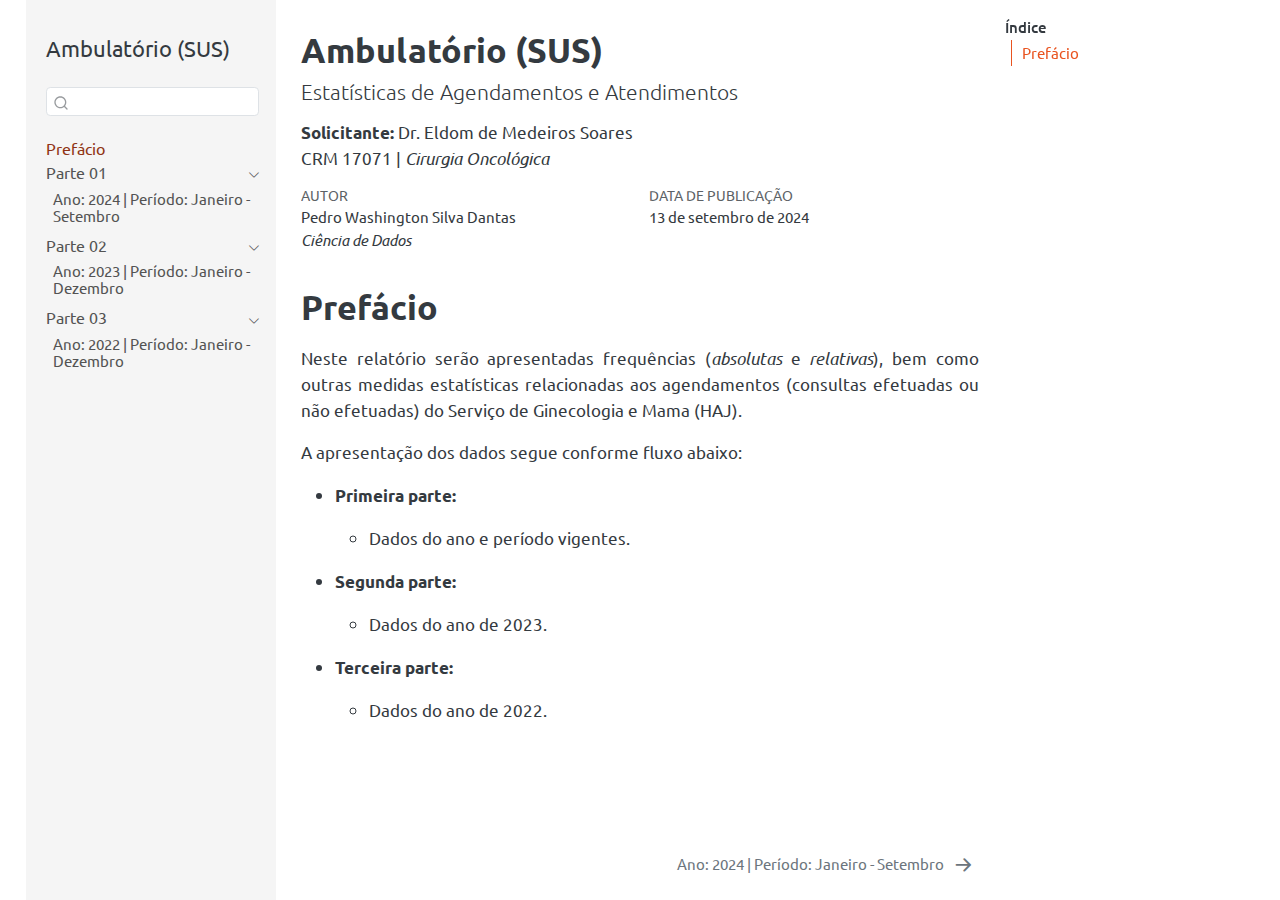
<file: _book/index.html>
<!DOCTYPE html>
<html xmlns="http://www.w3.org/1999/xhtml" lang="pt-br" xml:lang="pt-br"><head>

<meta charset="utf-8">
<meta name="generator" content="quarto-1.5.57">

<meta name="viewport" content="width=device-width, initial-scale=1.0, user-scalable=yes">

<meta name="author" content="Pedro Washington Silva Dantas Ciência de Dados">
<meta name="description" content="Solicitante: Dr.&nbsp;Eldom de Medeiros Soares   CRM 17071 | Cirurgia Oncológica">

<title>Ambulatório (SUS)</title>
<style>
code{white-space: pre-wrap;}
span.smallcaps{font-variant: small-caps;}
div.columns{display: flex; gap: min(4vw, 1.5em);}
div.column{flex: auto; overflow-x: auto;}
div.hanging-indent{margin-left: 1.5em; text-indent: -1.5em;}
ul.task-list{list-style: none;}
ul.task-list li input[type="checkbox"] {
  width: 0.8em;
  margin: 0 0.8em 0.2em -1em; /* quarto-specific, see https://github.com/quarto-dev/quarto-cli/issues/4556 */ 
  vertical-align: middle;
}
</style>


<script src="site_libs/quarto-nav/quarto-nav.js"></script>
<script src="site_libs/quarto-nav/headroom.min.js"></script>
<script src="site_libs/clipboard/clipboard.min.js"></script>
<script src="site_libs/quarto-search/autocomplete.umd.js"></script>
<script src="site_libs/quarto-search/fuse.min.js"></script>
<script src="site_libs/quarto-search/quarto-search.js"></script>
<meta name="quarto:offset" content="./">
<link href="./2024.html" rel="next">
<script src="site_libs/quarto-html/quarto.js"></script>
<script src="site_libs/quarto-html/popper.min.js"></script>
<script src="site_libs/quarto-html/tippy.umd.min.js"></script>
<script src="site_libs/quarto-html/anchor.min.js"></script>
<link href="site_libs/quarto-html/tippy.css" rel="stylesheet">
<link href="site_libs/quarto-html/quarto-syntax-highlighting.css" rel="stylesheet" id="quarto-text-highlighting-styles">
<script src="site_libs/bootstrap/bootstrap.min.js"></script>
<link href="site_libs/bootstrap/bootstrap-icons.css" rel="stylesheet">
<link href="site_libs/bootstrap/bootstrap.min.css" rel="stylesheet" id="quarto-bootstrap" data-mode="light">
<script id="quarto-search-options" type="application/json">{
  "location": "sidebar",
  "copy-button": false,
  "collapse-after": 3,
  "panel-placement": "start",
  "type": "textbox",
  "limit": 50,
  "keyboard-shortcut": [
    "f",
    "/",
    "s"
  ],
  "show-item-context": false,
  "language": {
    "search-no-results-text": "Nenhum resultado",
    "search-matching-documents-text": "documentos correspondentes",
    "search-copy-link-title": "Copiar link para a busca",
    "search-hide-matches-text": "Esconder correspondências adicionais",
    "search-more-match-text": "mais correspondência neste documento",
    "search-more-matches-text": "mais correspondências neste documento",
    "search-clear-button-title": "Limpar",
    "search-text-placeholder": "",
    "search-detached-cancel-button-title": "Cancelar",
    "search-submit-button-title": "Enviar",
    "search-label": "Procurar"
  }
}</script>


<link rel="stylesheet" href="style.css">
</head>

<body class="nav-sidebar floating">

<div id="quarto-search-results"></div>
  <header id="quarto-header" class="headroom fixed-top">
  <nav class="quarto-secondary-nav">
    <div class="container-fluid d-flex">
      <button type="button" class="quarto-btn-toggle btn" data-bs-toggle="collapse" role="button" data-bs-target=".quarto-sidebar-collapse-item" aria-controls="quarto-sidebar" aria-expanded="false" aria-label="Alternar barra lateral" onclick="if (window.quartoToggleHeadroom) { window.quartoToggleHeadroom(); }">
        <i class="bi bi-layout-text-sidebar-reverse"></i>
      </button>
        <nav class="quarto-page-breadcrumbs" aria-label="breadcrumb"><ol class="breadcrumb"><li class="breadcrumb-item"><a href="./index.html">Prefácio</a></li></ol></nav>
        <a class="flex-grow-1" role="navigation" data-bs-toggle="collapse" data-bs-target=".quarto-sidebar-collapse-item" aria-controls="quarto-sidebar" aria-expanded="false" aria-label="Alternar barra lateral" onclick="if (window.quartoToggleHeadroom) { window.quartoToggleHeadroom(); }">      
        </a>
      <button type="button" class="btn quarto-search-button" aria-label="Procurar" onclick="window.quartoOpenSearch();">
        <i class="bi bi-search"></i>
      </button>
    </div>
  </nav>
</header>
<!-- content -->
<div id="quarto-content" class="quarto-container page-columns page-rows-contents page-layout-article">
<!-- sidebar -->
  <nav id="quarto-sidebar" class="sidebar collapse collapse-horizontal quarto-sidebar-collapse-item sidebar-navigation floating overflow-auto">
    <div class="pt-lg-2 mt-2 text-left sidebar-header">
    <div class="sidebar-title mb-0 py-0">
      <a href="./">Ambulatório (SUS)</a> 
    </div>
      </div>
        <div class="mt-2 flex-shrink-0 align-items-center">
        <div class="sidebar-search">
        <div id="quarto-search" class="" title="Procurar"></div>
        </div>
        </div>
    <div class="sidebar-menu-container"> 
    <ul class="list-unstyled mt-1">
        <li class="sidebar-item">
  <div class="sidebar-item-container"> 
  <a href="./index.html" class="sidebar-item-text sidebar-link active">
 <span class="menu-text">Prefácio</span></a>
  </div>
</li>
        <li class="sidebar-item sidebar-item-section">
      <div class="sidebar-item-container"> 
            <a class="sidebar-item-text sidebar-link text-start" data-bs-toggle="collapse" data-bs-target="#quarto-sidebar-section-1" role="navigation" aria-expanded="true">
 <span class="menu-text">Parte 01</span></a>
          <a class="sidebar-item-toggle text-start" data-bs-toggle="collapse" data-bs-target="#quarto-sidebar-section-1" role="navigation" aria-expanded="true" aria-label="Alternar seção">
            <i class="bi bi-chevron-right ms-2"></i>
          </a> 
      </div>
      <ul id="quarto-sidebar-section-1" class="collapse list-unstyled sidebar-section depth1 show">  
          <li class="sidebar-item">
  <div class="sidebar-item-container"> 
  <a href="./2024.html" class="sidebar-item-text sidebar-link">
 <span class="menu-text">Ano: 2024 | Período: Janeiro - Setembro</span></a>
  </div>
</li>
      </ul>
  </li>
        <li class="sidebar-item sidebar-item-section">
      <div class="sidebar-item-container"> 
            <a class="sidebar-item-text sidebar-link text-start" data-bs-toggle="collapse" data-bs-target="#quarto-sidebar-section-2" role="navigation" aria-expanded="true">
 <span class="menu-text">Parte 02</span></a>
          <a class="sidebar-item-toggle text-start" data-bs-toggle="collapse" data-bs-target="#quarto-sidebar-section-2" role="navigation" aria-expanded="true" aria-label="Alternar seção">
            <i class="bi bi-chevron-right ms-2"></i>
          </a> 
      </div>
      <ul id="quarto-sidebar-section-2" class="collapse list-unstyled sidebar-section depth1 show">  
          <li class="sidebar-item">
  <div class="sidebar-item-container"> 
  <a href="./2023.html" class="sidebar-item-text sidebar-link">
 <span class="menu-text">Ano: 2023 | Período: Janeiro - Dezembro</span></a>
  </div>
</li>
      </ul>
  </li>
        <li class="sidebar-item sidebar-item-section">
      <div class="sidebar-item-container"> 
            <a class="sidebar-item-text sidebar-link text-start" data-bs-toggle="collapse" data-bs-target="#quarto-sidebar-section-3" role="navigation" aria-expanded="true">
 <span class="menu-text">Parte 03</span></a>
          <a class="sidebar-item-toggle text-start" data-bs-toggle="collapse" data-bs-target="#quarto-sidebar-section-3" role="navigation" aria-expanded="true" aria-label="Alternar seção">
            <i class="bi bi-chevron-right ms-2"></i>
          </a> 
      </div>
      <ul id="quarto-sidebar-section-3" class="collapse list-unstyled sidebar-section depth1 show">  
          <li class="sidebar-item">
  <div class="sidebar-item-container"> 
  <a href="./2022.html" class="sidebar-item-text sidebar-link">
 <span class="menu-text">Ano: 2022 | Período: Janeiro - Dezembro</span></a>
  </div>
</li>
      </ul>
  </li>
    </ul>
    </div>
</nav>
<div id="quarto-sidebar-glass" class="quarto-sidebar-collapse-item" data-bs-toggle="collapse" data-bs-target=".quarto-sidebar-collapse-item"></div>
<!-- margin-sidebar -->
    <div id="quarto-margin-sidebar" class="sidebar margin-sidebar">
        <nav id="TOC" role="doc-toc" class="toc-active">
    <h2 id="toc-title">Índice</h2>
   
  <ul>
  <li><a href="#prefácio" id="toc-prefácio" class="nav-link active" data-scroll-target="#prefácio">Prefácio</a></li>
  </ul>
</nav>
    </div>
<!-- main -->
<main class="content" id="quarto-document-content">

<header id="title-block-header" class="quarto-title-block default">
<div class="quarto-title">
<h1 class="title">Ambulatório (SUS)</h1>
<p class="subtitle lead">Estatísticas de Agendamentos e Atendimentos</p>
</div>

<div>
  <div class="description">
    <b>Solicitante:</b> Dr.&nbsp;Eldom de Medeiros Soares <br> CRM 17071 | <i>Cirurgia Oncológica</i>
  </div>
</div>


<div class="quarto-title-meta">

    <div>
    <div class="quarto-title-meta-heading">Autor</div>
    <div class="quarto-title-meta-contents">
             <p>Pedro Washington Silva Dantas<br><i>Ciência de Dados</i> </p>
          </div>
  </div>
    
    <div>
    <div class="quarto-title-meta-heading">Data de Publicação</div>
    <div class="quarto-title-meta-contents">
      <p class="date">13 de setembro de 2024</p>
    </div>
  </div>
  
    
  </div>
  


</header>


<section id="prefácio" class="level1 unnumbered" style="text-align:justify;">
<h1 class="unnumbered" style="text-align:justify;">Prefácio</h1>
<p>Neste relatório serão apresentadas frequências (<em>absolutas</em> e <em>relativas</em>), bem como outras medidas estatísticas relacionadas aos agendamentos (consultas efetuadas ou não efetuadas) do Serviço de Ginecologia e Mama (HAJ).</p>
<p>A apresentação dos dados segue conforme fluxo abaixo:</p>
<ul>
<li><p><strong>Primeira parte:</strong></p>
<ul>
<li>Dados do ano e período vigentes.</li>
</ul></li>
<li><p><strong>Segunda parte:</strong></p>
<ul>
<li>Dados do ano de 2023.</li>
</ul></li>
<li><p><strong>Terceira parte:</strong></p>
<ul>
<li>Dados do ano de 2022.</li>
</ul></li>
</ul>
<pre><code></code></pre>


</section>

</main> <!-- /main -->
<script id="quarto-html-after-body" type="application/javascript">
window.document.addEventListener("DOMContentLoaded", function (event) {
  const toggleBodyColorMode = (bsSheetEl) => {
    const mode = bsSheetEl.getAttribute("data-mode");
    const bodyEl = window.document.querySelector("body");
    if (mode === "dark") {
      bodyEl.classList.add("quarto-dark");
      bodyEl.classList.remove("quarto-light");
    } else {
      bodyEl.classList.add("quarto-light");
      bodyEl.classList.remove("quarto-dark");
    }
  }
  const toggleBodyColorPrimary = () => {
    const bsSheetEl = window.document.querySelector("link#quarto-bootstrap");
    if (bsSheetEl) {
      toggleBodyColorMode(bsSheetEl);
    }
  }
  toggleBodyColorPrimary();  
  const icon = "";
  const anchorJS = new window.AnchorJS();
  anchorJS.options = {
    placement: 'right',
    icon: icon
  };
  anchorJS.add('.anchored');
  const isCodeAnnotation = (el) => {
    for (const clz of el.classList) {
      if (clz.startsWith('code-annotation-')) {                     
        return true;
      }
    }
    return false;
  }
  const onCopySuccess = function(e) {
    // button target
    const button = e.trigger;
    // don't keep focus
    button.blur();
    // flash "checked"
    button.classList.add('code-copy-button-checked');
    var currentTitle = button.getAttribute("title");
    button.setAttribute("title", "Copiada");
    let tooltip;
    if (window.bootstrap) {
      button.setAttribute("data-bs-toggle", "tooltip");
      button.setAttribute("data-bs-placement", "left");
      button.setAttribute("data-bs-title", "Copiada");
      tooltip = new bootstrap.Tooltip(button, 
        { trigger: "manual", 
          customClass: "code-copy-button-tooltip",
          offset: [0, -8]});
      tooltip.show();    
    }
    setTimeout(function() {
      if (tooltip) {
        tooltip.hide();
        button.removeAttribute("data-bs-title");
        button.removeAttribute("data-bs-toggle");
        button.removeAttribute("data-bs-placement");
      }
      button.setAttribute("title", currentTitle);
      button.classList.remove('code-copy-button-checked');
    }, 1000);
    // clear code selection
    e.clearSelection();
  }
  const getTextToCopy = function(trigger) {
      const codeEl = trigger.previousElementSibling.cloneNode(true);
      for (const childEl of codeEl.children) {
        if (isCodeAnnotation(childEl)) {
          childEl.remove();
        }
      }
      return codeEl.innerText;
  }
  const clipboard = new window.ClipboardJS('.code-copy-button:not([data-in-quarto-modal])', {
    text: getTextToCopy
  });
  clipboard.on('success', onCopySuccess);
  if (window.document.getElementById('quarto-embedded-source-code-modal')) {
    // For code content inside modals, clipBoardJS needs to be initialized with a container option
    // TODO: Check when it could be a function (https://github.com/zenorocha/clipboard.js/issues/860)
    const clipboardModal = new window.ClipboardJS('.code-copy-button[data-in-quarto-modal]', {
      text: getTextToCopy,
      container: window.document.getElementById('quarto-embedded-source-code-modal')
    });
    clipboardModal.on('success', onCopySuccess);
  }
    var localhostRegex = new RegExp(/^(?:http|https):\/\/localhost\:?[0-9]*\//);
    var mailtoRegex = new RegExp(/^mailto:/);
      var filterRegex = new RegExp('/' + window.location.host + '/');
    var isInternal = (href) => {
        return filterRegex.test(href) || localhostRegex.test(href) || mailtoRegex.test(href);
    }
    // Inspect non-navigation links and adorn them if external
 	var links = window.document.querySelectorAll('a[href]:not(.nav-link):not(.navbar-brand):not(.toc-action):not(.sidebar-link):not(.sidebar-item-toggle):not(.pagination-link):not(.no-external):not([aria-hidden]):not(.dropdown-item):not(.quarto-navigation-tool):not(.about-link)');
    for (var i=0; i<links.length; i++) {
      const link = links[i];
      if (!isInternal(link.href)) {
        // undo the damage that might have been done by quarto-nav.js in the case of
        // links that we want to consider external
        if (link.dataset.originalHref !== undefined) {
          link.href = link.dataset.originalHref;
        }
      }
    }
  function tippyHover(el, contentFn, onTriggerFn, onUntriggerFn) {
    const config = {
      allowHTML: true,
      maxWidth: 500,
      delay: 100,
      arrow: false,
      appendTo: function(el) {
          return el.parentElement;
      },
      interactive: true,
      interactiveBorder: 10,
      theme: 'quarto',
      placement: 'bottom-start',
    };
    if (contentFn) {
      config.content = contentFn;
    }
    if (onTriggerFn) {
      config.onTrigger = onTriggerFn;
    }
    if (onUntriggerFn) {
      config.onUntrigger = onUntriggerFn;
    }
    window.tippy(el, config); 
  }
  const noterefs = window.document.querySelectorAll('a[role="doc-noteref"]');
  for (var i=0; i<noterefs.length; i++) {
    const ref = noterefs[i];
    tippyHover(ref, function() {
      // use id or data attribute instead here
      let href = ref.getAttribute('data-footnote-href') || ref.getAttribute('href');
      try { href = new URL(href).hash; } catch {}
      const id = href.replace(/^#\/?/, "");
      const note = window.document.getElementById(id);
      if (note) {
        return note.innerHTML;
      } else {
        return "";
      }
    });
  }
  const xrefs = window.document.querySelectorAll('a.quarto-xref');
  const processXRef = (id, note) => {
    // Strip column container classes
    const stripColumnClz = (el) => {
      el.classList.remove("page-full", "page-columns");
      if (el.children) {
        for (const child of el.children) {
          stripColumnClz(child);
        }
      }
    }
    stripColumnClz(note)
    if (id === null || id.startsWith('sec-')) {
      // Special case sections, only their first couple elements
      const container = document.createElement("div");
      if (note.children && note.children.length > 2) {
        container.appendChild(note.children[0].cloneNode(true));
        for (let i = 1; i < note.children.length; i++) {
          const child = note.children[i];
          if (child.tagName === "P" && child.innerText === "") {
            continue;
          } else {
            container.appendChild(child.cloneNode(true));
            break;
          }
        }
        if (window.Quarto?.typesetMath) {
          window.Quarto.typesetMath(container);
        }
        return container.innerHTML
      } else {
        if (window.Quarto?.typesetMath) {
          window.Quarto.typesetMath(note);
        }
        return note.innerHTML;
      }
    } else {
      // Remove any anchor links if they are present
      const anchorLink = note.querySelector('a.anchorjs-link');
      if (anchorLink) {
        anchorLink.remove();
      }
      if (window.Quarto?.typesetMath) {
        window.Quarto.typesetMath(note);
      }
      // TODO in 1.5, we should make sure this works without a callout special case
      if (note.classList.contains("callout")) {
        return note.outerHTML;
      } else {
        return note.innerHTML;
      }
    }
  }
  for (var i=0; i<xrefs.length; i++) {
    const xref = xrefs[i];
    tippyHover(xref, undefined, function(instance) {
      instance.disable();
      let url = xref.getAttribute('href');
      let hash = undefined; 
      if (url.startsWith('#')) {
        hash = url;
      } else {
        try { hash = new URL(url).hash; } catch {}
      }
      if (hash) {
        const id = hash.replace(/^#\/?/, "");
        const note = window.document.getElementById(id);
        if (note !== null) {
          try {
            const html = processXRef(id, note.cloneNode(true));
            instance.setContent(html);
          } finally {
            instance.enable();
            instance.show();
          }
        } else {
          // See if we can fetch this
          fetch(url.split('#')[0])
          .then(res => res.text())
          .then(html => {
            const parser = new DOMParser();
            const htmlDoc = parser.parseFromString(html, "text/html");
            const note = htmlDoc.getElementById(id);
            if (note !== null) {
              const html = processXRef(id, note);
              instance.setContent(html);
            } 
          }).finally(() => {
            instance.enable();
            instance.show();
          });
        }
      } else {
        // See if we can fetch a full url (with no hash to target)
        // This is a special case and we should probably do some content thinning / targeting
        fetch(url)
        .then(res => res.text())
        .then(html => {
          const parser = new DOMParser();
          const htmlDoc = parser.parseFromString(html, "text/html");
          const note = htmlDoc.querySelector('main.content');
          if (note !== null) {
            // This should only happen for chapter cross references
            // (since there is no id in the URL)
            // remove the first header
            if (note.children.length > 0 && note.children[0].tagName === "HEADER") {
              note.children[0].remove();
            }
            const html = processXRef(null, note);
            instance.setContent(html);
          } 
        }).finally(() => {
          instance.enable();
          instance.show();
        });
      }
    }, function(instance) {
    });
  }
      let selectedAnnoteEl;
      const selectorForAnnotation = ( cell, annotation) => {
        let cellAttr = 'data-code-cell="' + cell + '"';
        let lineAttr = 'data-code-annotation="' +  annotation + '"';
        const selector = 'span[' + cellAttr + '][' + lineAttr + ']';
        return selector;
      }
      const selectCodeLines = (annoteEl) => {
        const doc = window.document;
        const targetCell = annoteEl.getAttribute("data-target-cell");
        const targetAnnotation = annoteEl.getAttribute("data-target-annotation");
        const annoteSpan = window.document.querySelector(selectorForAnnotation(targetCell, targetAnnotation));
        const lines = annoteSpan.getAttribute("data-code-lines").split(",");
        const lineIds = lines.map((line) => {
          return targetCell + "-" + line;
        })
        let top = null;
        let height = null;
        let parent = null;
        if (lineIds.length > 0) {
            //compute the position of the single el (top and bottom and make a div)
            const el = window.document.getElementById(lineIds[0]);
            top = el.offsetTop;
            height = el.offsetHeight;
            parent = el.parentElement.parentElement;
          if (lineIds.length > 1) {
            const lastEl = window.document.getElementById(lineIds[lineIds.length - 1]);
            const bottom = lastEl.offsetTop + lastEl.offsetHeight;
            height = bottom - top;
          }
          if (top !== null && height !== null && parent !== null) {
            // cook up a div (if necessary) and position it 
            let div = window.document.getElementById("code-annotation-line-highlight");
            if (div === null) {
              div = window.document.createElement("div");
              div.setAttribute("id", "code-annotation-line-highlight");
              div.style.position = 'absolute';
              parent.appendChild(div);
            }
            div.style.top = top - 2 + "px";
            div.style.height = height + 4 + "px";
            div.style.left = 0;
            let gutterDiv = window.document.getElementById("code-annotation-line-highlight-gutter");
            if (gutterDiv === null) {
              gutterDiv = window.document.createElement("div");
              gutterDiv.setAttribute("id", "code-annotation-line-highlight-gutter");
              gutterDiv.style.position = 'absolute';
              const codeCell = window.document.getElementById(targetCell);
              const gutter = codeCell.querySelector('.code-annotation-gutter');
              gutter.appendChild(gutterDiv);
            }
            gutterDiv.style.top = top - 2 + "px";
            gutterDiv.style.height = height + 4 + "px";
          }
          selectedAnnoteEl = annoteEl;
        }
      };
      const unselectCodeLines = () => {
        const elementsIds = ["code-annotation-line-highlight", "code-annotation-line-highlight-gutter"];
        elementsIds.forEach((elId) => {
          const div = window.document.getElementById(elId);
          if (div) {
            div.remove();
          }
        });
        selectedAnnoteEl = undefined;
      };
        // Handle positioning of the toggle
    window.addEventListener(
      "resize",
      throttle(() => {
        elRect = undefined;
        if (selectedAnnoteEl) {
          selectCodeLines(selectedAnnoteEl);
        }
      }, 10)
    );
    function throttle(fn, ms) {
    let throttle = false;
    let timer;
      return (...args) => {
        if(!throttle) { // first call gets through
            fn.apply(this, args);
            throttle = true;
        } else { // all the others get throttled
            if(timer) clearTimeout(timer); // cancel #2
            timer = setTimeout(() => {
              fn.apply(this, args);
              timer = throttle = false;
            }, ms);
        }
      };
    }
      // Attach click handler to the DT
      const annoteDls = window.document.querySelectorAll('dt[data-target-cell]');
      for (const annoteDlNode of annoteDls) {
        annoteDlNode.addEventListener('click', (event) => {
          const clickedEl = event.target;
          if (clickedEl !== selectedAnnoteEl) {
            unselectCodeLines();
            const activeEl = window.document.querySelector('dt[data-target-cell].code-annotation-active');
            if (activeEl) {
              activeEl.classList.remove('code-annotation-active');
            }
            selectCodeLines(clickedEl);
            clickedEl.classList.add('code-annotation-active');
          } else {
            // Unselect the line
            unselectCodeLines();
            clickedEl.classList.remove('code-annotation-active');
          }
        });
      }
  const findCites = (el) => {
    const parentEl = el.parentElement;
    if (parentEl) {
      const cites = parentEl.dataset.cites;
      if (cites) {
        return {
          el,
          cites: cites.split(' ')
        };
      } else {
        return findCites(el.parentElement)
      }
    } else {
      return undefined;
    }
  };
  var bibliorefs = window.document.querySelectorAll('a[role="doc-biblioref"]');
  for (var i=0; i<bibliorefs.length; i++) {
    const ref = bibliorefs[i];
    const citeInfo = findCites(ref);
    if (citeInfo) {
      tippyHover(citeInfo.el, function() {
        var popup = window.document.createElement('div');
        citeInfo.cites.forEach(function(cite) {
          var citeDiv = window.document.createElement('div');
          citeDiv.classList.add('hanging-indent');
          citeDiv.classList.add('csl-entry');
          var biblioDiv = window.document.getElementById('ref-' + cite);
          if (biblioDiv) {
            citeDiv.innerHTML = biblioDiv.innerHTML;
          }
          popup.appendChild(citeDiv);
        });
        return popup.innerHTML;
      });
    }
  }
});
</script>
<nav class="page-navigation">
  <div class="nav-page nav-page-previous">
  </div>
  <div class="nav-page nav-page-next">
      <a href="./2024.html" class="pagination-link" aria-label="Ano: 2024 | Período: Janeiro - Setembro">
        <span class="nav-page-text">Ano: 2024 | Período: Janeiro - Setembro</span> <i class="bi bi-arrow-right-short"></i>
      </a>
  </div>
</nav>
</div> <!-- /content -->




</body></html>
</file>
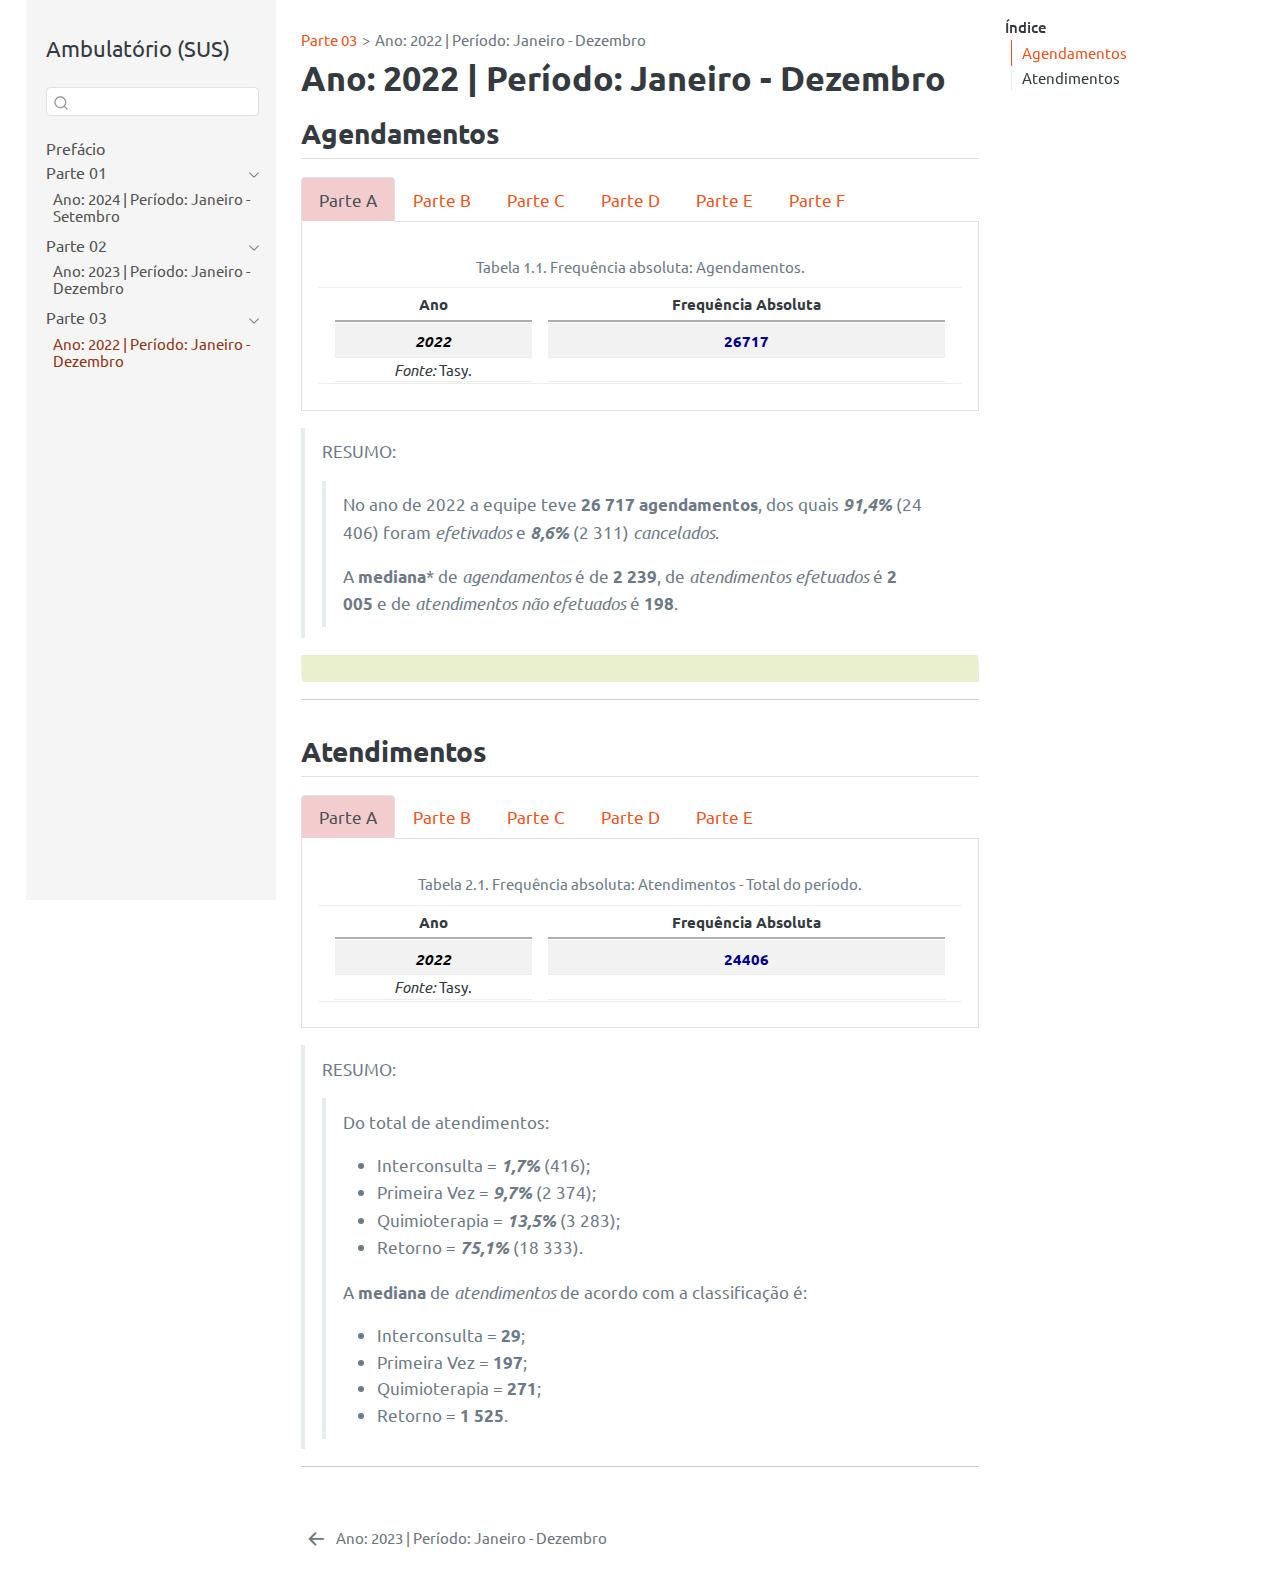
<file: _book/2022.html>
<!DOCTYPE html>
<html xmlns="http://www.w3.org/1999/xhtml" lang="pt-br" xml:lang="pt-br"><head>

<meta charset="utf-8">
<meta name="generator" content="quarto-1.5.57">

<meta name="viewport" content="width=device-width, initial-scale=1.0, user-scalable=yes">

<meta name="description" content="Solicitante: Dr.&nbsp;Eldom de Medeiros Soares   CRM 17071 | Cirurgia Oncológica">

<title>Ano: 2022 | Período: Janeiro - Dezembro – Ambulatório (SUS)</title>
<style>
code{white-space: pre-wrap;}
span.smallcaps{font-variant: small-caps;}
div.columns{display: flex; gap: min(4vw, 1.5em);}
div.column{flex: auto; overflow-x: auto;}
div.hanging-indent{margin-left: 1.5em; text-indent: -1.5em;}
ul.task-list{list-style: none;}
ul.task-list li input[type="checkbox"] {
  width: 0.8em;
  margin: 0 0.8em 0.2em -1em; /* quarto-specific, see https://github.com/quarto-dev/quarto-cli/issues/4556 */ 
  vertical-align: middle;
}
</style>


<script src="site_libs/quarto-nav/quarto-nav.js"></script>
<script src="site_libs/quarto-nav/headroom.min.js"></script>
<script src="site_libs/clipboard/clipboard.min.js"></script>
<script src="site_libs/quarto-search/autocomplete.umd.js"></script>
<script src="site_libs/quarto-search/fuse.min.js"></script>
<script src="site_libs/quarto-search/quarto-search.js"></script>
<meta name="quarto:offset" content="./">
<link href="./2023.html" rel="prev">
<script src="site_libs/quarto-html/quarto.js"></script>
<script src="site_libs/quarto-html/popper.min.js"></script>
<script src="site_libs/quarto-html/tippy.umd.min.js"></script>
<script src="site_libs/quarto-html/anchor.min.js"></script>
<link href="site_libs/quarto-html/tippy.css" rel="stylesheet">
<link href="site_libs/quarto-html/quarto-syntax-highlighting.css" rel="stylesheet" id="quarto-text-highlighting-styles">
<script src="site_libs/bootstrap/bootstrap.min.js"></script>
<link href="site_libs/bootstrap/bootstrap-icons.css" rel="stylesheet">
<link href="site_libs/bootstrap/bootstrap.min.css" rel="stylesheet" id="quarto-bootstrap" data-mode="light">
<script id="quarto-search-options" type="application/json">{
  "location": "sidebar",
  "copy-button": false,
  "collapse-after": 3,
  "panel-placement": "start",
  "type": "textbox",
  "limit": 50,
  "keyboard-shortcut": [
    "f",
    "/",
    "s"
  ],
  "show-item-context": false,
  "language": {
    "search-no-results-text": "Nenhum resultado",
    "search-matching-documents-text": "documentos correspondentes",
    "search-copy-link-title": "Copiar link para a busca",
    "search-hide-matches-text": "Esconder correspondências adicionais",
    "search-more-match-text": "mais correspondência neste documento",
    "search-more-matches-text": "mais correspondências neste documento",
    "search-clear-button-title": "Limpar",
    "search-text-placeholder": "",
    "search-detached-cancel-button-title": "Cancelar",
    "search-submit-button-title": "Enviar",
    "search-label": "Procurar"
  }
}</script>
<script src="site_libs/kePrint-0.0.1/kePrint.js"></script>

<link href="site_libs/lightable-0.0.1/lightable.css" rel="stylesheet">

<link href="site_libs/htmltools-fill-0.5.8.1/fill.css" rel="stylesheet">

<script src="site_libs/htmlwidgets-1.6.4/htmlwidgets.js"></script>

<script src="site_libs/apexcharter-binding-0.4.4/apexcharter.js"></script>

<script src="site_libs/echarts4r-4.8.0/echarts-en.min.js"></script>

<script src="site_libs/echarts4r-4.8.0/ecStat.min.js"></script>

<script src="site_libs/echarts4r-4.8.0/dataTool.min.js"></script>

<script src="site_libs/echarts4r-binding-0.4.5/echarts4r.js"></script>

<script src="site_libs/essos-1.0.0/essos.js"></script>



<link rel="stylesheet" href="style.css">
</head>

<body class="nav-sidebar floating">

<div id="quarto-search-results"></div>
  <header id="quarto-header" class="headroom fixed-top">
  <nav class="quarto-secondary-nav">
    <div class="container-fluid d-flex">
      <button type="button" class="quarto-btn-toggle btn" data-bs-toggle="collapse" role="button" data-bs-target=".quarto-sidebar-collapse-item" aria-controls="quarto-sidebar" aria-expanded="false" aria-label="Alternar barra lateral" onclick="if (window.quartoToggleHeadroom) { window.quartoToggleHeadroom(); }">
        <i class="bi bi-layout-text-sidebar-reverse"></i>
      </button>
        <nav class="quarto-page-breadcrumbs" aria-label="breadcrumb"><ol class="breadcrumb"><li class="breadcrumb-item"><a href="./2022.html">Parte 03</a></li><li class="breadcrumb-item"><a href="./2022.html">Ano: 2022 | Período: Janeiro - Dezembro</a></li></ol></nav>
        <a class="flex-grow-1" role="navigation" data-bs-toggle="collapse" data-bs-target=".quarto-sidebar-collapse-item" aria-controls="quarto-sidebar" aria-expanded="false" aria-label="Alternar barra lateral" onclick="if (window.quartoToggleHeadroom) { window.quartoToggleHeadroom(); }">      
        </a>
      <button type="button" class="btn quarto-search-button" aria-label="Procurar" onclick="window.quartoOpenSearch();">
        <i class="bi bi-search"></i>
      </button>
    </div>
  </nav>
</header>
<!-- content -->
<div id="quarto-content" class="quarto-container page-columns page-rows-contents page-layout-article">
<!-- sidebar -->
  <nav id="quarto-sidebar" class="sidebar collapse collapse-horizontal quarto-sidebar-collapse-item sidebar-navigation floating overflow-auto">
    <div class="pt-lg-2 mt-2 text-left sidebar-header">
    <div class="sidebar-title mb-0 py-0">
      <a href="./">Ambulatório (SUS)</a> 
    </div>
      </div>
        <div class="mt-2 flex-shrink-0 align-items-center">
        <div class="sidebar-search">
        <div id="quarto-search" class="" title="Procurar"></div>
        </div>
        </div>
    <div class="sidebar-menu-container"> 
    <ul class="list-unstyled mt-1">
        <li class="sidebar-item">
  <div class="sidebar-item-container"> 
  <a href="./index.html" class="sidebar-item-text sidebar-link">
 <span class="menu-text">Prefácio</span></a>
  </div>
</li>
        <li class="sidebar-item sidebar-item-section">
      <div class="sidebar-item-container"> 
            <a class="sidebar-item-text sidebar-link text-start" data-bs-toggle="collapse" data-bs-target="#quarto-sidebar-section-1" role="navigation" aria-expanded="true">
 <span class="menu-text">Parte 01</span></a>
          <a class="sidebar-item-toggle text-start" data-bs-toggle="collapse" data-bs-target="#quarto-sidebar-section-1" role="navigation" aria-expanded="true" aria-label="Alternar seção">
            <i class="bi bi-chevron-right ms-2"></i>
          </a> 
      </div>
      <ul id="quarto-sidebar-section-1" class="collapse list-unstyled sidebar-section depth1 show">  
          <li class="sidebar-item">
  <div class="sidebar-item-container"> 
  <a href="./2024.html" class="sidebar-item-text sidebar-link">
 <span class="menu-text">Ano: 2024 | Período: Janeiro - Setembro</span></a>
  </div>
</li>
      </ul>
  </li>
        <li class="sidebar-item sidebar-item-section">
      <div class="sidebar-item-container"> 
            <a class="sidebar-item-text sidebar-link text-start" data-bs-toggle="collapse" data-bs-target="#quarto-sidebar-section-2" role="navigation" aria-expanded="true">
 <span class="menu-text">Parte 02</span></a>
          <a class="sidebar-item-toggle text-start" data-bs-toggle="collapse" data-bs-target="#quarto-sidebar-section-2" role="navigation" aria-expanded="true" aria-label="Alternar seção">
            <i class="bi bi-chevron-right ms-2"></i>
          </a> 
      </div>
      <ul id="quarto-sidebar-section-2" class="collapse list-unstyled sidebar-section depth1 show">  
          <li class="sidebar-item">
  <div class="sidebar-item-container"> 
  <a href="./2023.html" class="sidebar-item-text sidebar-link">
 <span class="menu-text">Ano: 2023 | Período: Janeiro - Dezembro</span></a>
  </div>
</li>
      </ul>
  </li>
        <li class="sidebar-item sidebar-item-section">
      <div class="sidebar-item-container"> 
            <a class="sidebar-item-text sidebar-link text-start" data-bs-toggle="collapse" data-bs-target="#quarto-sidebar-section-3" role="navigation" aria-expanded="true">
 <span class="menu-text">Parte 03</span></a>
          <a class="sidebar-item-toggle text-start" data-bs-toggle="collapse" data-bs-target="#quarto-sidebar-section-3" role="navigation" aria-expanded="true" aria-label="Alternar seção">
            <i class="bi bi-chevron-right ms-2"></i>
          </a> 
      </div>
      <ul id="quarto-sidebar-section-3" class="collapse list-unstyled sidebar-section depth1 show">  
          <li class="sidebar-item">
  <div class="sidebar-item-container"> 
  <a href="./2022.html" class="sidebar-item-text sidebar-link active">
 <span class="menu-text">Ano: 2022 | Período: Janeiro - Dezembro</span></a>
  </div>
</li>
      </ul>
  </li>
    </ul>
    </div>
</nav>
<div id="quarto-sidebar-glass" class="quarto-sidebar-collapse-item" data-bs-toggle="collapse" data-bs-target=".quarto-sidebar-collapse-item"></div>
<!-- margin-sidebar -->
    <div id="quarto-margin-sidebar" class="sidebar margin-sidebar">
        <nav id="TOC" role="doc-toc" class="toc-active">
    <h2 id="toc-title">Índice</h2>
   
  <ul>
  <li><a href="#agendamentos" id="toc-agendamentos" class="nav-link active" data-scroll-target="#agendamentos">Agendamentos</a></li>
  <li><a href="#atendimentos" id="toc-atendimentos" class="nav-link" data-scroll-target="#atendimentos">Atendimentos</a></li>
  </ul>
</nav>
    </div>
<!-- main -->
<main class="content" id="quarto-document-content">

<header id="title-block-header" class="quarto-title-block default"><nav class="quarto-page-breadcrumbs quarto-title-breadcrumbs d-none d-lg-block" aria-label="breadcrumb"><ol class="breadcrumb"><li class="breadcrumb-item"><a href="./2022.html">Parte 03</a></li><li class="breadcrumb-item"><a href="./2022.html">Ano: 2022 | Período: Janeiro - Dezembro</a></li></ol></nav>
<div class="quarto-title">
<h1 class="title">Ano: 2022 | Período: Janeiro - Dezembro</h1>
</div>



<div class="quarto-title-meta">

    
  
    
  </div>
  


</header>


<section id="agendamentos" class="level2">
<h2 class="anchored" data-anchor-id="agendamentos">Agendamentos</h2>
<div class="tabset-margin-container"></div><div class="panel-tabset">
<ul class="nav nav-tabs" role="tablist"><li class="nav-item" role="presentation"><a class="nav-link active" id="tabset-1-1-tab" data-bs-toggle="tab" data-bs-target="#tabset-1-1" role="tab" aria-controls="tabset-1-1" aria-selected="true" aria-current="page">Parte A</a></li><li class="nav-item" role="presentation"><a class="nav-link" id="tabset-1-2-tab" data-bs-toggle="tab" data-bs-target="#tabset-1-2" role="tab" aria-controls="tabset-1-2" aria-selected="false">Parte B</a></li><li class="nav-item" role="presentation"><a class="nav-link" id="tabset-1-3-tab" data-bs-toggle="tab" data-bs-target="#tabset-1-3" role="tab" aria-controls="tabset-1-3" aria-selected="false">Parte C</a></li><li class="nav-item" role="presentation"><a class="nav-link" id="tabset-1-4-tab" data-bs-toggle="tab" data-bs-target="#tabset-1-4" role="tab" aria-controls="tabset-1-4" aria-selected="false">Parte D</a></li><li class="nav-item" role="presentation"><a class="nav-link" id="tabset-1-5-tab" data-bs-toggle="tab" data-bs-target="#tabset-1-5" role="tab" aria-controls="tabset-1-5" aria-selected="false">Parte E</a></li><li class="nav-item" role="presentation"><a class="nav-link" id="tabset-1-6-tab" data-bs-toggle="tab" data-bs-target="#tabset-1-6" role="tab" aria-controls="tabset-1-6" aria-selected="false">Parte F</a></li></ul>
<div class="tab-content">
<div id="tabset-1-1" class="tab-pane active" role="tabpanel" aria-labelledby="tabset-1-1-tab">
<div class="cell">
<div class="cell-output-display">
<table class="lightable-minimal lightable-striped lightable-hover caption-top table table-sm table-striped small" data-quarto-postprocess="true">
<caption>Tabela 1.1. Frequência absoluta: Agendamentos.</caption>
<thead>
<tr class="header">
<th style="text-align: center;" data-quarto-table-cell-role="th">Ano</th>
<th style="text-align: center;" data-quarto-table-cell-role="th">Frequência Absoluta</th>
</tr>
</thead>
<tbody>
<tr class="odd">
<td style="text-align: center; font-weight: bold; font-style: italic; color: black !important;">2022</td>
<td style="text-align: center; font-weight: bold; color: darkblue !important;">26717</td>
</tr>
</tbody><tfoot>
<tr class="even">
<td style="text-align: center; padding: 0;"><span style="font-style: italic;">Fonte: </span> <sup></sup> Tasy.</td>
<td style="text-align: center;"></td>
</tr>
</tfoot>

</table>


</div>
</div>
</div>
<div id="tabset-1-2" class="tab-pane" role="tabpanel" aria-labelledby="tabset-1-2-tab">
<div class="cell">
<div class="cell-output-display">
<table class="lightable-minimal lightable-striped lightable-hover caption-top table table-sm table-striped small" data-quarto-postprocess="true">
<caption>Tabela 1.2. Frequências absoluta e relativa: Classificações de Agendamento<br>
<em>Valores agrupados por ano e classificações.</em></caption>
<thead>
<tr class="header">
<th style="text-align: center;" data-quarto-table-cell-role="th">Ano</th>
<th style="text-align: center;" data-quarto-table-cell-role="th">Classificações de Agendamento</th>
<th style="text-align: center;" data-quarto-table-cell-role="th">Frequência Absoluta</th>
<th style="text-align: center;" data-quarto-table-cell-role="th">Frequência relativa (em%)</th>
</tr>
</thead>
<tbody>
<tr class="odd">
<td style="text-align: center; font-weight: bold; font-style: italic; color: black !important;">2022</td>
<td style="text-align: center; font-style: italic; color: darkgray !important;">Atendimentos efetuados</td>
<td style="text-align: center; font-weight: bold; color: darkblue !important;">24406</td>
<td style="text-align: center; font-weight: bold; color: darkred !important;">91.4</td>
</tr>
<tr class="even">
<td style="text-align: center; font-weight: bold; font-style: italic; color: black !important;">2022</td>
<td style="text-align: center; font-style: italic; color: darkgray !important;">Atendimentos não efetuados</td>
<td style="text-align: center; font-weight: bold; color: darkblue !important;">2311</td>
<td style="text-align: center; font-weight: bold; color: darkred !important;">8.6</td>
</tr>
</tbody><tfoot>
<tr class="odd">
<td style="text-align: center; padding: 0;"><span style="font-style: italic;">Fonte: </span> <sup></sup> Tasy.</td>
<td style="text-align: center;"></td>
<td style="text-align: center;"></td>
<td style="text-align: center;"></td>
</tr>
</tfoot>

</table>


</div>
</div>
</div>
<div id="tabset-1-3" class="tab-pane" role="tabpanel" aria-labelledby="tabset-1-3-tab">
<div class="cell">
<div class="cell-output-display">
<div class="apexcharter html-widget html-fill-item" id="htmlwidget-22b8b7ac9752973b04da" style="width:100%;height:350px;"></div>
<script type="application/json" data-for="htmlwidget-22b8b7ac9752973b04da">{"x":{"ax_opts":{"chart":{"type":"bar"},"series":[{"name":"Atendimentos efetuados","type":"bar","data":[{"x":"Jan/22","y":1830},{"x":"Fev/22","y":1905},{"x":"Mar/22","y":2269},{"x":"Abr/22","y":1981},{"x":"Mai/22","y":2029},{"x":"Jun/22","y":2124},{"x":"Jul/22","y":2056},{"x":"Ago/22","y":2267},{"x":"Set/22","y":2175},{"x":"Out/22","y":1976},{"x":"Nov/22","y":1953},{"x":"Dez/22","y":1841}]},{"name":"Atendimentos não efetuados","type":"bar","data":[{"x":"Jan/22","y":173},{"x":"Fev/22","y":210},{"x":"Mar/22","y":317},{"x":"Abr/22","y":241},{"x":"Mai/22","y":233},{"x":"Jun/22","y":237},{"x":"Jul/22","y":199},{"x":"Ago/22","y":136},{"x":"Set/22","y":197},{"x":"Out/22","y":103},{"x":"Nov/22","y":92},{"x":"Dez/22","y":173}]}],"dataLabels":{"enabled":false},"plotOptions":{"bar":{"horizontal":false,"isDumbbell":false}},"tooltip":{"shared":true,"intersect":false,"followCursor":true},"grid":{"yaxis":{"lines":{"show":true}},"xaxis":{"lines":{"show":false}}},"yaxis":{"labels":{"style":{"colors":"#848484"}}},"xaxis":{"labels":{"style":{"colors":"#848484"}}},"title":{"text":"Gráfico 1.1. Freqências absolutas mensais - Classificações de Agendamentos","style":{"fontWeight":700,"fontSize":"16px"}},"subtitle":{"text":"","style":{"fontWeight":400,"fontSize":"14px"}}},"auto_update":{"series_animate":true,"update_options":false,"options_animate":true,"options_redrawPaths":true,"update_synced_charts":false},"sparkbox":false,"type":"column"},"evals":[],"jsHooks":[]}</script>
</div>
</div>
</div>
<div id="tabset-1-4" class="tab-pane" role="tabpanel" aria-labelledby="tabset-1-4-tab">
<div class="cell">
<div class="cell-output-display">
<table class="lightable-minimal lightable-striped lightable-hover caption-top table table-sm table-striped small" data-quarto-postprocess="true">
<caption>Tabela 1.3. Frequências relativas (em %): Classificações de Agendamento<br>
<em>Valores agrupados por mês e classificação.</em></caption>
<thead>
<tr class="header">
<th style="text-align: center;" data-quarto-table-cell-role="th">Meses</th>
<th style="text-align: center;" data-quarto-table-cell-role="th">Atendimentos efetuados</th>
<th style="text-align: center;" data-quarto-table-cell-role="th">Atendimentos não efetuados</th>
</tr>
</thead>
<tbody>
<tr class="odd">
<td style="text-align: center; font-style: italic; color: darkgray !important;">Jan/22</td>
<td style="text-align: center; font-weight: bold; color: darkblue !important;">91.4</td>
<td style="text-align: center; font-weight: bold; color: darkred !important;">8.6</td>
</tr>
<tr class="even">
<td style="text-align: center; font-style: italic; color: darkgray !important;">Fev/22</td>
<td style="text-align: center; font-weight: bold; color: darkblue !important;">90.1</td>
<td style="text-align: center; font-weight: bold; color: darkred !important;">9.9</td>
</tr>
<tr class="odd">
<td style="text-align: center; font-style: italic; color: darkgray !important;">Mar/22</td>
<td style="text-align: center; font-weight: bold; color: darkblue !important;">87.7</td>
<td style="text-align: center; font-weight: bold; color: darkred !important;">12.3</td>
</tr>
<tr class="even">
<td style="text-align: center; font-style: italic; color: darkgray !important;">Abr/22</td>
<td style="text-align: center; font-weight: bold; color: darkblue !important;">89.2</td>
<td style="text-align: center; font-weight: bold; color: darkred !important;">10.8</td>
</tr>
<tr class="odd">
<td style="text-align: center; font-style: italic; color: darkgray !important;">Mai/22</td>
<td style="text-align: center; font-weight: bold; color: darkblue !important;">89.7</td>
<td style="text-align: center; font-weight: bold; color: darkred !important;">10.3</td>
</tr>
<tr class="even">
<td style="text-align: center; font-style: italic; color: darkgray !important;">Jun/22</td>
<td style="text-align: center; font-weight: bold; color: darkblue !important;">90.0</td>
<td style="text-align: center; font-weight: bold; color: darkred !important;">10.0</td>
</tr>
<tr class="odd">
<td style="text-align: center; font-style: italic; color: darkgray !important;">Jul/22</td>
<td style="text-align: center; font-weight: bold; color: darkblue !important;">91.2</td>
<td style="text-align: center; font-weight: bold; color: darkred !important;">8.8</td>
</tr>
<tr class="even">
<td style="text-align: center; font-style: italic; color: darkgray !important;">Ago/22</td>
<td style="text-align: center; font-weight: bold; color: darkblue !important;">94.3</td>
<td style="text-align: center; font-weight: bold; color: darkred !important;">5.7</td>
</tr>
<tr class="odd">
<td style="text-align: center; font-style: italic; color: darkgray !important;">Set/22</td>
<td style="text-align: center; font-weight: bold; color: darkblue !important;">91.7</td>
<td style="text-align: center; font-weight: bold; color: darkred !important;">8.3</td>
</tr>
<tr class="even">
<td style="text-align: center; font-style: italic; color: darkgray !important;">Out/22</td>
<td style="text-align: center; font-weight: bold; color: darkblue !important;">95.0</td>
<td style="text-align: center; font-weight: bold; color: darkred !important;">5.0</td>
</tr>
<tr class="odd">
<td style="text-align: center; font-style: italic; color: darkgray !important;">Nov/22</td>
<td style="text-align: center; font-weight: bold; color: darkblue !important;">95.5</td>
<td style="text-align: center; font-weight: bold; color: darkred !important;">4.5</td>
</tr>
<tr class="even">
<td style="text-align: center; font-style: italic; color: darkgray !important;">Dez/22</td>
<td style="text-align: center; font-weight: bold; color: darkblue !important;">91.4</td>
<td style="text-align: center; font-weight: bold; color: darkred !important;">8.6</td>
</tr>
</tbody><tfoot>
<tr class="odd">
<td style="text-align: center; padding: 0;"><span style="font-style: italic;">Fonte: </span> <sup></sup> Tasy.</td>
<td style="text-align: center;"></td>
<td style="text-align: center;"></td>
</tr>
</tfoot>

</table>


</div>
</div>
</div>
<div id="tabset-1-5" class="tab-pane" role="tabpanel" aria-labelledby="tabset-1-5-tab">
<div class="cell">
<div class="cell-output-display">
<div class="echarts4r html-widget html-fill-item" id="htmlwidget-512166820e5dc4dadb7c" style="width:100%;height:500px;"></div>
<script type="application/json" data-for="htmlwidget-512166820e5dc4dadb7c">{"x":{"theme":"","tl":false,"draw":true,"renderer":"canvas","events":[],"buttons":[],"opts":{"yAxis":[{"show":true}],"series":[{"name":"Agendamentos (GERAL)","type":"boxplot","data":[[2003,2062,2238.5,2366.5,2586]]},{"type":"scatter","data":[]}],"xAxis":[{"data":["Total"],"type":"category"}],"tooltip":{"trigger":"axis","valueFormatter":"\n                                        (value) => '' + Number(value).toFixed(0)\n                                        "},"title":[{"text":"Gráfico 1.2. Boxplot - Agendamentos"}]},"dispose":true},"evals":["opts.tooltip.valueFormatter"],"jsHooks":[]}</script>
</div>
</div>
</div>
<div id="tabset-1-6" class="tab-pane" role="tabpanel" aria-labelledby="tabset-1-6-tab">
<div class="cell">
<div class="cell-output-display">
<div class="echarts4r html-widget html-fill-item" id="htmlwidget-41ece3486337244fba5e" style="width:100%;height:500px;"></div>
<script type="application/json" data-for="htmlwidget-41ece3486337244fba5e">{"x":{"theme":"","tl":false,"draw":true,"renderer":"canvas","events":[],"buttons":[],"opts":{"yAxis":[{"show":true}],"series":[{"name":"Quantidade","type":"boxplot","data":[[1830,1929,2005,2149.5,2269],[92,154.5,198,235,317]]},{"type":"scatter","data":[]}],"xAxis":[{"data":["Atendimentos efetuados","Atendimentos não efetuados"],"type":"category"}],"tooltip":{"trigger":"axis","valueFormatter":"\n                                        (value) => '' + Number(value).toFixed(0)\n                                        "},"title":[{"text":"Gráfico 1.3. Boxplot - Classificações de Agendamento"}]},"dispose":true},"evals":["opts.tooltip.valueFormatter"],"jsHooks":[]}</script>
</div>
</div>
</div>
</div>
</div>
<blockquote class="blockquote">
<p>RESUMO:</p>
<blockquote class="blockquote">
<p>No ano de 2022 a equipe teve <strong>26 717 agendamentos</strong>, dos quais <strong><em>91,4%</em></strong> (24 406) foram <em>efetivados</em> e <strong><em>8,6%</em></strong> (2 311) <em>cancelados</em>.</p>
<p>A <strong>mediana</strong>* de <em>agendamentos</em> é de <strong>2 239</strong>, de <em>atendimentos efetuados</em> é <strong>2 005</strong> e de <em>atendimentos não efetuados</em> é <strong>198</strong>.</p>
</blockquote>
</blockquote>
<div class="unnumbered" style="font-size: 13px; text-align:justify; background-color: #EAF0CE; padding: 15px 18px 12px 18px; border-radius: 10px 5% / 20px 25em 30px 35em;">

</div>
<hr>
</section>
<section id="atendimentos" class="level2">
<h2 class="anchored" data-anchor-id="atendimentos">Atendimentos</h2>
<div class="tabset-margin-container"></div><div class="panel-tabset">
<ul class="nav nav-tabs" role="tablist"><li class="nav-item" role="presentation"><a class="nav-link active" id="tabset-2-1-tab" data-bs-toggle="tab" data-bs-target="#tabset-2-1" role="tab" aria-controls="tabset-2-1" aria-selected="true">Parte A</a></li><li class="nav-item" role="presentation"><a class="nav-link" id="tabset-2-2-tab" data-bs-toggle="tab" data-bs-target="#tabset-2-2" role="tab" aria-controls="tabset-2-2" aria-selected="false">Parte B</a></li><li class="nav-item" role="presentation"><a class="nav-link" id="tabset-2-3-tab" data-bs-toggle="tab" data-bs-target="#tabset-2-3" role="tab" aria-controls="tabset-2-3" aria-selected="false">Parte C</a></li><li class="nav-item" role="presentation"><a class="nav-link" id="tabset-2-4-tab" data-bs-toggle="tab" data-bs-target="#tabset-2-4" role="tab" aria-controls="tabset-2-4" aria-selected="false">Parte D</a></li><li class="nav-item" role="presentation"><a class="nav-link" id="tabset-2-5-tab" data-bs-toggle="tab" data-bs-target="#tabset-2-5" role="tab" aria-controls="tabset-2-5" aria-selected="false">Parte E</a></li></ul>
<div class="tab-content">
<div id="tabset-2-1" class="tab-pane active" role="tabpanel" aria-labelledby="tabset-2-1-tab">
<div class="cell">
<div class="cell-output-display">
<table class="lightable-minimal lightable-striped lightable-hover caption-top table table-sm table-striped small" data-quarto-postprocess="true">
<caption>Tabela 2.1. Frequência absoluta: Atendimentos - Total do período.</caption>
<thead>
<tr class="header">
<th style="text-align: center;" data-quarto-table-cell-role="th">Ano</th>
<th style="text-align: center;" data-quarto-table-cell-role="th">Frequência Absoluta</th>
</tr>
</thead>
<tbody>
<tr class="odd">
<td style="text-align: center; font-weight: bold; font-style: italic; color: black !important;">2022</td>
<td style="text-align: center; font-weight: bold; color: darkblue !important;">24406</td>
</tr>
</tbody><tfoot>
<tr class="even">
<td style="text-align: center; padding: 0;"><span style="font-style: italic;">Fonte: </span> <sup></sup> Tasy.</td>
<td style="text-align: center;"></td>
</tr>
</tfoot>

</table>


</div>
</div>
</div>
<div id="tabset-2-2" class="tab-pane" role="tabpanel" aria-labelledby="tabset-2-2-tab">
<div class="cell">
<div class="cell-output-display">
<table class="lightable-minimal lightable-striped lightable-hover caption-top table table-sm table-striped small" data-quarto-postprocess="true">
<caption>Tabela 2.2. Frequências absoluta e relativa: Classificações de Atendimento.<br>
<em>Valores agrupados por classificações conforme o total do período.</em></caption>
<thead>
<tr class="header">
<th style="text-align: center;" data-quarto-table-cell-role="th">Classificações de Atendimento</th>
<th style="text-align: center;" data-quarto-table-cell-role="th">Frequência Absoluta</th>
<th style="text-align: center;" data-quarto-table-cell-role="th">Frequência relativa (em%)</th>
</tr>
</thead>
<tbody>
<tr class="odd">
<td style="text-align: center; font-style: italic; color: darkgray !important;">Interconsulta</td>
<td style="text-align: center; font-weight: bold; color: darkblue !important;">416</td>
<td style="text-align: center; font-weight: bold; color: darkred !important;">1.7</td>
</tr>
<tr class="even">
<td style="text-align: center; font-style: italic; color: darkgray !important;">Primeira Vez</td>
<td style="text-align: center; font-weight: bold; color: darkblue !important;">2374</td>
<td style="text-align: center; font-weight: bold; color: darkred !important;">9.7</td>
</tr>
<tr class="odd">
<td style="text-align: center; font-style: italic; color: darkgray !important;">Quimioterapia</td>
<td style="text-align: center; font-weight: bold; color: darkblue !important;">3283</td>
<td style="text-align: center; font-weight: bold; color: darkred !important;">13.5</td>
</tr>
<tr class="even">
<td style="text-align: center; font-style: italic; color: darkgray !important;">Retorno</td>
<td style="text-align: center; font-weight: bold; color: darkblue !important;">18333</td>
<td style="text-align: center; font-weight: bold; color: darkred !important;">75.1</td>
</tr>
</tbody><tfoot>
<tr class="odd">
<td style="text-align: center; padding: 0;"><span style="font-style: italic;">Fonte: </span> <sup></sup> Tasy.</td>
<td style="text-align: center;"></td>
<td style="text-align: center;"></td>
</tr>
</tfoot>

</table>


</div>
</div>
</div>
<div id="tabset-2-3" class="tab-pane" role="tabpanel" aria-labelledby="tabset-2-3-tab">
<div class="cell">
<div class="cell-output-display">
<div class="echarts4r html-widget html-fill-item" id="htmlwidget-08d5783906617131e6c8" style="width:100%;height:500px;"></div>
<script type="application/json" data-for="htmlwidget-08d5783906617131e6c8">{"x":{"theme":"essos","tl":true,"draw":true,"renderer":"canvas","events":[],"buttons":[],"opts":{"baseOption":{"yAxis":[{"show":true}],"timeline":{"data":["Interconsulta","Primeira Vez","Quimioterapia","Retorno"],"axisType":"category","playInterval":2055},"xAxis":[{"data":["Jan/22","Fev/22","Mar/22","Abr/22","Mai/22","Jun/22","Jul/22","Ago/22","Set/22","Out/22","Nov/22","Dez/22"],"type":"category","boundaryGap":true}],"legend":{"data":["Frequência:"],"show":false,"type":"plain"},"series":[{"name":"Frequência:","type":"bar","yAxisIndex":0,"xAxisIndex":0,"coordinateSystem":"cartesian2d","symbol_size":5,"itemStyle":{"borderColor":"darkgrey","borderWidth":".7"},"label":{"show":true,"position":"insideTop","fontSize":14,"fontStyle":"bold"}}],"tooltip":{"trigger":"axis","valueFormatter":"\n              (value) => '' + Number(value).toFixed(0)\n                                        "},"title":[{"text":"Gráfico 2.1. Frequência absoluta mensal.","subtext":"Classificações de atendimento."}]},"options":[{"series":[{"data":[{"value":["Jan/22","31"]},{"value":["Fev/22","62"]},{"value":["Mar/22","83"]},{"value":["Abr/22","30"]},{"value":["Mai/22","25"]},{"value":["Jun/22","18"]},{"value":["Jul/22","28"]},{"value":["Ago/22","26"]},{"value":["Set/22","26"]},{"value":["Out/22","38"]},{"value":["Nov/22","31"]},{"value":["Dez/22","18"]}]}]},{"series":[{"data":[{"value":["Jan/22","166"]},{"value":["Fev/22","164"]},{"value":["Mar/22","191"]},{"value":["Abr/22","177"]},{"value":["Mai/22","202"]},{"value":["Jun/22","221"]},{"value":["Jul/22","208"]},{"value":["Ago/22","248"]},{"value":["Set/22","233"]},{"value":["Out/22","205"]},{"value":["Nov/22","185"]},{"value":["Dez/22","174"]}]}]},{"series":[{"data":[{"value":["Jan/22","211"]},{"value":["Fev/22","269"]},{"value":["Mar/22","294"]},{"value":["Abr/22","244"]},{"value":["Mai/22","282"]},{"value":["Jun/22","269"]},{"value":["Jul/22","273"]},{"value":["Ago/22","338"]},{"value":["Set/22","280"]},{"value":["Out/22","267"]},{"value":["Nov/22","288"]},{"value":["Dez/22","268"]}]}]},{"series":[{"data":[{"value":["Jan/22","1422"]},{"value":["Fev/22","1410"]},{"value":["Mar/22","1701"]},{"value":["Abr/22","1530"]},{"value":["Mai/22","1520"]},{"value":["Jun/22","1616"]},{"value":["Jul/22","1547"]},{"value":["Ago/22","1655"]},{"value":["Set/22","1636"]},{"value":["Out/22","1466"]},{"value":["Nov/22","1449"]},{"value":["Dez/22","1381"]}]}]}],"legend":{"data":["Frequência:","Frequência:","Frequência:","Frequência:"]}},"dispose":true},"evals":["opts.baseOption.tooltip.valueFormatter"],"jsHooks":[]}</script>
</div>
</div>
<div class="unnumbered" style="font-size: 13px; text-align:center; background-color: #EAF0CE; padding: 15px 18px 12px 18px; border-radius: 15px 10% / 25px 30em 35px 40em;">
<p>Interconsulta &lt;&gt; Primeira Vez &lt;&gt; Quimioterapia &lt;&gt; Retorno</p>
</div>
</div>
<div id="tabset-2-4" class="tab-pane" role="tabpanel" aria-labelledby="tabset-2-4-tab">
<div class="cell">
<div class="cell-output-display">
<table class="lightable-minimal lightable-striped lightable-hover caption-top table table-sm table-striped small" data-quarto-postprocess="true">
<caption>Tabela 2.3. Frequências relativas mensais (em %): Classificações de Atendimento.<br>
<em>Valores agrupados por mês e classificação.</em></caption>
<thead>
<tr class="header">
<th style="text-align: center;" data-quarto-table-cell-role="th">Meses</th>
<th style="text-align: center;" data-quarto-table-cell-role="th">Interconsulta</th>
<th style="text-align: center;" data-quarto-table-cell-role="th">Primeira Vez</th>
<th style="text-align: center;" data-quarto-table-cell-role="th">Quimioterapia</th>
<th style="text-align: center;" data-quarto-table-cell-role="th">Retorno</th>
</tr>
</thead>
<tbody>
<tr class="odd">
<td style="text-align: center; font-style: italic; color: darkgray !important;">Jan/22</td>
<td style="text-align: center; font-weight: bold; color: darkred !important;">1.7</td>
<td style="text-align: center; font-weight: bold; color: darkred !important;">9.1</td>
<td style="text-align: center; font-weight: bold; color: darkred !important;">11.5</td>
<td style="text-align: center; font-weight: bold; color: darkred !important;">77.7</td>
</tr>
<tr class="even">
<td style="text-align: center; font-style: italic; color: darkgray !important;">Fev/22</td>
<td style="text-align: center; font-weight: bold; color: darkred !important;">3.3</td>
<td style="text-align: center; font-weight: bold; color: darkred !important;">8.6</td>
<td style="text-align: center; font-weight: bold; color: darkred !important;">14.1</td>
<td style="text-align: center; font-weight: bold; color: darkred !important;">74.0</td>
</tr>
<tr class="odd">
<td style="text-align: center; font-style: italic; color: darkgray !important;">Mar/22</td>
<td style="text-align: center; font-weight: bold; color: darkred !important;">3.7</td>
<td style="text-align: center; font-weight: bold; color: darkred !important;">8.4</td>
<td style="text-align: center; font-weight: bold; color: darkred !important;">13.0</td>
<td style="text-align: center; font-weight: bold; color: darkred !important;">75.0</td>
</tr>
<tr class="even">
<td style="text-align: center; font-style: italic; color: darkgray !important;">Abr/22</td>
<td style="text-align: center; font-weight: bold; color: darkred !important;">1.5</td>
<td style="text-align: center; font-weight: bold; color: darkred !important;">8.9</td>
<td style="text-align: center; font-weight: bold; color: darkred !important;">12.3</td>
<td style="text-align: center; font-weight: bold; color: darkred !important;">77.2</td>
</tr>
<tr class="odd">
<td style="text-align: center; font-style: italic; color: darkgray !important;">Mai/22</td>
<td style="text-align: center; font-weight: bold; color: darkred !important;">1.2</td>
<td style="text-align: center; font-weight: bold; color: darkred !important;">10.0</td>
<td style="text-align: center; font-weight: bold; color: darkred !important;">13.9</td>
<td style="text-align: center; font-weight: bold; color: darkred !important;">74.9</td>
</tr>
<tr class="even">
<td style="text-align: center; font-style: italic; color: darkgray !important;">Jun/22</td>
<td style="text-align: center; font-weight: bold; color: darkred !important;">0.8</td>
<td style="text-align: center; font-weight: bold; color: darkred !important;">10.4</td>
<td style="text-align: center; font-weight: bold; color: darkred !important;">12.7</td>
<td style="text-align: center; font-weight: bold; color: darkred !important;">76.1</td>
</tr>
<tr class="odd">
<td style="text-align: center; font-style: italic; color: darkgray !important;">Jul/22</td>
<td style="text-align: center; font-weight: bold; color: darkred !important;">1.4</td>
<td style="text-align: center; font-weight: bold; color: darkred !important;">10.1</td>
<td style="text-align: center; font-weight: bold; color: darkred !important;">13.3</td>
<td style="text-align: center; font-weight: bold; color: darkred !important;">75.2</td>
</tr>
<tr class="even">
<td style="text-align: center; font-style: italic; color: darkgray !important;">Ago/22</td>
<td style="text-align: center; font-weight: bold; color: darkred !important;">1.1</td>
<td style="text-align: center; font-weight: bold; color: darkred !important;">10.9</td>
<td style="text-align: center; font-weight: bold; color: darkred !important;">14.9</td>
<td style="text-align: center; font-weight: bold; color: darkred !important;">73.0</td>
</tr>
<tr class="odd">
<td style="text-align: center; font-style: italic; color: darkgray !important;">Set/22</td>
<td style="text-align: center; font-weight: bold; color: darkred !important;">1.2</td>
<td style="text-align: center; font-weight: bold; color: darkred !important;">10.7</td>
<td style="text-align: center; font-weight: bold; color: darkred !important;">12.9</td>
<td style="text-align: center; font-weight: bold; color: darkred !important;">75.2</td>
</tr>
<tr class="even">
<td style="text-align: center; font-style: italic; color: darkgray !important;">Out/22</td>
<td style="text-align: center; font-weight: bold; color: darkred !important;">1.9</td>
<td style="text-align: center; font-weight: bold; color: darkred !important;">10.4</td>
<td style="text-align: center; font-weight: bold; color: darkred !important;">13.5</td>
<td style="text-align: center; font-weight: bold; color: darkred !important;">74.2</td>
</tr>
<tr class="odd">
<td style="text-align: center; font-style: italic; color: darkgray !important;">Nov/22</td>
<td style="text-align: center; font-weight: bold; color: darkred !important;">1.6</td>
<td style="text-align: center; font-weight: bold; color: darkred !important;">9.5</td>
<td style="text-align: center; font-weight: bold; color: darkred !important;">14.7</td>
<td style="text-align: center; font-weight: bold; color: darkred !important;">74.2</td>
</tr>
<tr class="even">
<td style="text-align: center; font-style: italic; color: darkgray !important;">Dez/22</td>
<td style="text-align: center; font-weight: bold; color: darkred !important;">1.0</td>
<td style="text-align: center; font-weight: bold; color: darkred !important;">9.5</td>
<td style="text-align: center; font-weight: bold; color: darkred !important;">14.6</td>
<td style="text-align: center; font-weight: bold; color: darkred !important;">75.0</td>
</tr>
</tbody><tfoot>
<tr class="odd">
<td style="text-align: center; padding: 0;"><span style="font-style: italic;">Fonte: </span> <sup></sup> Tasy.</td>
<td style="text-align: center;"></td>
<td style="text-align: center;"></td>
<td style="text-align: center;"></td>
<td style="text-align: center;"></td>
</tr>
</tfoot>

</table>


</div>
</div>
</div>
<div id="tabset-2-5" class="tab-pane" role="tabpanel" aria-labelledby="tabset-2-5-tab">
<div class="cell">
<div class="cell-output-display">
<div class="echarts4r html-widget html-fill-item" id="htmlwidget-c43c0cdc23824a954f6b" style="width:100%;height:500px;"></div>
<script type="application/json" data-for="htmlwidget-c43c0cdc23824a954f6b">{"x":{"theme":"essos","tl":false,"draw":true,"renderer":"canvas","events":[],"buttons":[],"opts":{"yAxis":[{"show":true}],"series":[{"name":"Quantidade","type":"boxplot","data":[[18,25.5,29,34.5,38],[164,175.5,196.5,214.5,248],[244,267.5,271,285,294],[1381,1435.5,1525,1626,1701]]},{"type":"scatter","data":[[0,62],[0,83],[2,211],[2,338]]}],"xAxis":[{"data":["Interconsulta","Primeira Vez","Quimioterapia","Retorno"],"type":"category"}],"tooltip":{"trigger":"axis","valueFormatter":"\n                                        (value) => '' + Number(value).toFixed(0)\n                                        "},"title":[{"text":"Gráfico 2.2. Boxplot - Classificações de Atendimento"}]},"dispose":true},"evals":["opts.tooltip.valueFormatter"],"jsHooks":[]}</script>
</div>
</div>
</div>
</div>
</div>
<blockquote class="blockquote">
<p>RESUMO:</p>
<blockquote class="blockquote">
<p>Do total de atendimentos:</p>
<ul>
<li><p>Interconsulta = <strong><em>1,7%</em></strong> (416);</p></li>
<li><p>Primeira Vez = <strong><em>9,7%</em></strong> (2 374);</p></li>
<li><p>Quimioterapia = <strong><em>13,5%</em></strong> (3 283);</p></li>
<li><p>Retorno = <strong><em>75,1%</em></strong> (18 333).</p></li>
</ul>
<p>A <strong>mediana</strong> de <em>atendimentos</em> de acordo com a classificação é:</p>
<ul>
<li><p>Interconsulta = <strong>29</strong>;</p></li>
<li><p>Primeira Vez = <strong>197</strong>;</p></li>
<li><p>Quimioterapia = <strong>271</strong>;</p></li>
<li><p>Retorno = <strong>1 525</strong>.</p></li>
</ul>
</blockquote>
</blockquote>
<hr>


</section>

</main> <!-- /main -->
<script id="quarto-html-after-body" type="application/javascript">
window.document.addEventListener("DOMContentLoaded", function (event) {
  const toggleBodyColorMode = (bsSheetEl) => {
    const mode = bsSheetEl.getAttribute("data-mode");
    const bodyEl = window.document.querySelector("body");
    if (mode === "dark") {
      bodyEl.classList.add("quarto-dark");
      bodyEl.classList.remove("quarto-light");
    } else {
      bodyEl.classList.add("quarto-light");
      bodyEl.classList.remove("quarto-dark");
    }
  }
  const toggleBodyColorPrimary = () => {
    const bsSheetEl = window.document.querySelector("link#quarto-bootstrap");
    if (bsSheetEl) {
      toggleBodyColorMode(bsSheetEl);
    }
  }
  toggleBodyColorPrimary();  
  const icon = "";
  const anchorJS = new window.AnchorJS();
  anchorJS.options = {
    placement: 'right',
    icon: icon
  };
  anchorJS.add('.anchored');
  const isCodeAnnotation = (el) => {
    for (const clz of el.classList) {
      if (clz.startsWith('code-annotation-')) {                     
        return true;
      }
    }
    return false;
  }
  const onCopySuccess = function(e) {
    // button target
    const button = e.trigger;
    // don't keep focus
    button.blur();
    // flash "checked"
    button.classList.add('code-copy-button-checked');
    var currentTitle = button.getAttribute("title");
    button.setAttribute("title", "Copiada");
    let tooltip;
    if (window.bootstrap) {
      button.setAttribute("data-bs-toggle", "tooltip");
      button.setAttribute("data-bs-placement", "left");
      button.setAttribute("data-bs-title", "Copiada");
      tooltip = new bootstrap.Tooltip(button, 
        { trigger: "manual", 
          customClass: "code-copy-button-tooltip",
          offset: [0, -8]});
      tooltip.show();    
    }
    setTimeout(function() {
      if (tooltip) {
        tooltip.hide();
        button.removeAttribute("data-bs-title");
        button.removeAttribute("data-bs-toggle");
        button.removeAttribute("data-bs-placement");
      }
      button.setAttribute("title", currentTitle);
      button.classList.remove('code-copy-button-checked');
    }, 1000);
    // clear code selection
    e.clearSelection();
  }
  const getTextToCopy = function(trigger) {
      const codeEl = trigger.previousElementSibling.cloneNode(true);
      for (const childEl of codeEl.children) {
        if (isCodeAnnotation(childEl)) {
          childEl.remove();
        }
      }
      return codeEl.innerText;
  }
  const clipboard = new window.ClipboardJS('.code-copy-button:not([data-in-quarto-modal])', {
    text: getTextToCopy
  });
  clipboard.on('success', onCopySuccess);
  if (window.document.getElementById('quarto-embedded-source-code-modal')) {
    // For code content inside modals, clipBoardJS needs to be initialized with a container option
    // TODO: Check when it could be a function (https://github.com/zenorocha/clipboard.js/issues/860)
    const clipboardModal = new window.ClipboardJS('.code-copy-button[data-in-quarto-modal]', {
      text: getTextToCopy,
      container: window.document.getElementById('quarto-embedded-source-code-modal')
    });
    clipboardModal.on('success', onCopySuccess);
  }
    var localhostRegex = new RegExp(/^(?:http|https):\/\/localhost\:?[0-9]*\//);
    var mailtoRegex = new RegExp(/^mailto:/);
      var filterRegex = new RegExp('/' + window.location.host + '/');
    var isInternal = (href) => {
        return filterRegex.test(href) || localhostRegex.test(href) || mailtoRegex.test(href);
    }
    // Inspect non-navigation links and adorn them if external
 	var links = window.document.querySelectorAll('a[href]:not(.nav-link):not(.navbar-brand):not(.toc-action):not(.sidebar-link):not(.sidebar-item-toggle):not(.pagination-link):not(.no-external):not([aria-hidden]):not(.dropdown-item):not(.quarto-navigation-tool):not(.about-link)');
    for (var i=0; i<links.length; i++) {
      const link = links[i];
      if (!isInternal(link.href)) {
        // undo the damage that might have been done by quarto-nav.js in the case of
        // links that we want to consider external
        if (link.dataset.originalHref !== undefined) {
          link.href = link.dataset.originalHref;
        }
      }
    }
  function tippyHover(el, contentFn, onTriggerFn, onUntriggerFn) {
    const config = {
      allowHTML: true,
      maxWidth: 500,
      delay: 100,
      arrow: false,
      appendTo: function(el) {
          return el.parentElement;
      },
      interactive: true,
      interactiveBorder: 10,
      theme: 'quarto',
      placement: 'bottom-start',
    };
    if (contentFn) {
      config.content = contentFn;
    }
    if (onTriggerFn) {
      config.onTrigger = onTriggerFn;
    }
    if (onUntriggerFn) {
      config.onUntrigger = onUntriggerFn;
    }
    window.tippy(el, config); 
  }
  const noterefs = window.document.querySelectorAll('a[role="doc-noteref"]');
  for (var i=0; i<noterefs.length; i++) {
    const ref = noterefs[i];
    tippyHover(ref, function() {
      // use id or data attribute instead here
      let href = ref.getAttribute('data-footnote-href') || ref.getAttribute('href');
      try { href = new URL(href).hash; } catch {}
      const id = href.replace(/^#\/?/, "");
      const note = window.document.getElementById(id);
      if (note) {
        return note.innerHTML;
      } else {
        return "";
      }
    });
  }
  const xrefs = window.document.querySelectorAll('a.quarto-xref');
  const processXRef = (id, note) => {
    // Strip column container classes
    const stripColumnClz = (el) => {
      el.classList.remove("page-full", "page-columns");
      if (el.children) {
        for (const child of el.children) {
          stripColumnClz(child);
        }
      }
    }
    stripColumnClz(note)
    if (id === null || id.startsWith('sec-')) {
      // Special case sections, only their first couple elements
      const container = document.createElement("div");
      if (note.children && note.children.length > 2) {
        container.appendChild(note.children[0].cloneNode(true));
        for (let i = 1; i < note.children.length; i++) {
          const child = note.children[i];
          if (child.tagName === "P" && child.innerText === "") {
            continue;
          } else {
            container.appendChild(child.cloneNode(true));
            break;
          }
        }
        if (window.Quarto?.typesetMath) {
          window.Quarto.typesetMath(container);
        }
        return container.innerHTML
      } else {
        if (window.Quarto?.typesetMath) {
          window.Quarto.typesetMath(note);
        }
        return note.innerHTML;
      }
    } else {
      // Remove any anchor links if they are present
      const anchorLink = note.querySelector('a.anchorjs-link');
      if (anchorLink) {
        anchorLink.remove();
      }
      if (window.Quarto?.typesetMath) {
        window.Quarto.typesetMath(note);
      }
      // TODO in 1.5, we should make sure this works without a callout special case
      if (note.classList.contains("callout")) {
        return note.outerHTML;
      } else {
        return note.innerHTML;
      }
    }
  }
  for (var i=0; i<xrefs.length; i++) {
    const xref = xrefs[i];
    tippyHover(xref, undefined, function(instance) {
      instance.disable();
      let url = xref.getAttribute('href');
      let hash = undefined; 
      if (url.startsWith('#')) {
        hash = url;
      } else {
        try { hash = new URL(url).hash; } catch {}
      }
      if (hash) {
        const id = hash.replace(/^#\/?/, "");
        const note = window.document.getElementById(id);
        if (note !== null) {
          try {
            const html = processXRef(id, note.cloneNode(true));
            instance.setContent(html);
          } finally {
            instance.enable();
            instance.show();
          }
        } else {
          // See if we can fetch this
          fetch(url.split('#')[0])
          .then(res => res.text())
          .then(html => {
            const parser = new DOMParser();
            const htmlDoc = parser.parseFromString(html, "text/html");
            const note = htmlDoc.getElementById(id);
            if (note !== null) {
              const html = processXRef(id, note);
              instance.setContent(html);
            } 
          }).finally(() => {
            instance.enable();
            instance.show();
          });
        }
      } else {
        // See if we can fetch a full url (with no hash to target)
        // This is a special case and we should probably do some content thinning / targeting
        fetch(url)
        .then(res => res.text())
        .then(html => {
          const parser = new DOMParser();
          const htmlDoc = parser.parseFromString(html, "text/html");
          const note = htmlDoc.querySelector('main.content');
          if (note !== null) {
            // This should only happen for chapter cross references
            // (since there is no id in the URL)
            // remove the first header
            if (note.children.length > 0 && note.children[0].tagName === "HEADER") {
              note.children[0].remove();
            }
            const html = processXRef(null, note);
            instance.setContent(html);
          } 
        }).finally(() => {
          instance.enable();
          instance.show();
        });
      }
    }, function(instance) {
    });
  }
      let selectedAnnoteEl;
      const selectorForAnnotation = ( cell, annotation) => {
        let cellAttr = 'data-code-cell="' + cell + '"';
        let lineAttr = 'data-code-annotation="' +  annotation + '"';
        const selector = 'span[' + cellAttr + '][' + lineAttr + ']';
        return selector;
      }
      const selectCodeLines = (annoteEl) => {
        const doc = window.document;
        const targetCell = annoteEl.getAttribute("data-target-cell");
        const targetAnnotation = annoteEl.getAttribute("data-target-annotation");
        const annoteSpan = window.document.querySelector(selectorForAnnotation(targetCell, targetAnnotation));
        const lines = annoteSpan.getAttribute("data-code-lines").split(",");
        const lineIds = lines.map((line) => {
          return targetCell + "-" + line;
        })
        let top = null;
        let height = null;
        let parent = null;
        if (lineIds.length > 0) {
            //compute the position of the single el (top and bottom and make a div)
            const el = window.document.getElementById(lineIds[0]);
            top = el.offsetTop;
            height = el.offsetHeight;
            parent = el.parentElement.parentElement;
          if (lineIds.length > 1) {
            const lastEl = window.document.getElementById(lineIds[lineIds.length - 1]);
            const bottom = lastEl.offsetTop + lastEl.offsetHeight;
            height = bottom - top;
          }
          if (top !== null && height !== null && parent !== null) {
            // cook up a div (if necessary) and position it 
            let div = window.document.getElementById("code-annotation-line-highlight");
            if (div === null) {
              div = window.document.createElement("div");
              div.setAttribute("id", "code-annotation-line-highlight");
              div.style.position = 'absolute';
              parent.appendChild(div);
            }
            div.style.top = top - 2 + "px";
            div.style.height = height + 4 + "px";
            div.style.left = 0;
            let gutterDiv = window.document.getElementById("code-annotation-line-highlight-gutter");
            if (gutterDiv === null) {
              gutterDiv = window.document.createElement("div");
              gutterDiv.setAttribute("id", "code-annotation-line-highlight-gutter");
              gutterDiv.style.position = 'absolute';
              const codeCell = window.document.getElementById(targetCell);
              const gutter = codeCell.querySelector('.code-annotation-gutter');
              gutter.appendChild(gutterDiv);
            }
            gutterDiv.style.top = top - 2 + "px";
            gutterDiv.style.height = height + 4 + "px";
          }
          selectedAnnoteEl = annoteEl;
        }
      };
      const unselectCodeLines = () => {
        const elementsIds = ["code-annotation-line-highlight", "code-annotation-line-highlight-gutter"];
        elementsIds.forEach((elId) => {
          const div = window.document.getElementById(elId);
          if (div) {
            div.remove();
          }
        });
        selectedAnnoteEl = undefined;
      };
        // Handle positioning of the toggle
    window.addEventListener(
      "resize",
      throttle(() => {
        elRect = undefined;
        if (selectedAnnoteEl) {
          selectCodeLines(selectedAnnoteEl);
        }
      }, 10)
    );
    function throttle(fn, ms) {
    let throttle = false;
    let timer;
      return (...args) => {
        if(!throttle) { // first call gets through
            fn.apply(this, args);
            throttle = true;
        } else { // all the others get throttled
            if(timer) clearTimeout(timer); // cancel #2
            timer = setTimeout(() => {
              fn.apply(this, args);
              timer = throttle = false;
            }, ms);
        }
      };
    }
      // Attach click handler to the DT
      const annoteDls = window.document.querySelectorAll('dt[data-target-cell]');
      for (const annoteDlNode of annoteDls) {
        annoteDlNode.addEventListener('click', (event) => {
          const clickedEl = event.target;
          if (clickedEl !== selectedAnnoteEl) {
            unselectCodeLines();
            const activeEl = window.document.querySelector('dt[data-target-cell].code-annotation-active');
            if (activeEl) {
              activeEl.classList.remove('code-annotation-active');
            }
            selectCodeLines(clickedEl);
            clickedEl.classList.add('code-annotation-active');
          } else {
            // Unselect the line
            unselectCodeLines();
            clickedEl.classList.remove('code-annotation-active');
          }
        });
      }
  const findCites = (el) => {
    const parentEl = el.parentElement;
    if (parentEl) {
      const cites = parentEl.dataset.cites;
      if (cites) {
        return {
          el,
          cites: cites.split(' ')
        };
      } else {
        return findCites(el.parentElement)
      }
    } else {
      return undefined;
    }
  };
  var bibliorefs = window.document.querySelectorAll('a[role="doc-biblioref"]');
  for (var i=0; i<bibliorefs.length; i++) {
    const ref = bibliorefs[i];
    const citeInfo = findCites(ref);
    if (citeInfo) {
      tippyHover(citeInfo.el, function() {
        var popup = window.document.createElement('div');
        citeInfo.cites.forEach(function(cite) {
          var citeDiv = window.document.createElement('div');
          citeDiv.classList.add('hanging-indent');
          citeDiv.classList.add('csl-entry');
          var biblioDiv = window.document.getElementById('ref-' + cite);
          if (biblioDiv) {
            citeDiv.innerHTML = biblioDiv.innerHTML;
          }
          popup.appendChild(citeDiv);
        });
        return popup.innerHTML;
      });
    }
  }
});
</script>
<nav class="page-navigation">
  <div class="nav-page nav-page-previous">
      <a href="./2023.html" class="pagination-link" aria-label="Ano: 2023 | Período: Janeiro - Dezembro">
        <i class="bi bi-arrow-left-short"></i> <span class="nav-page-text">Ano: 2023 | Período: Janeiro - Dezembro</span>
      </a>          
  </div>
  <div class="nav-page nav-page-next">
  </div>
</nav>
</div> <!-- /content -->




</body></html>
</file>
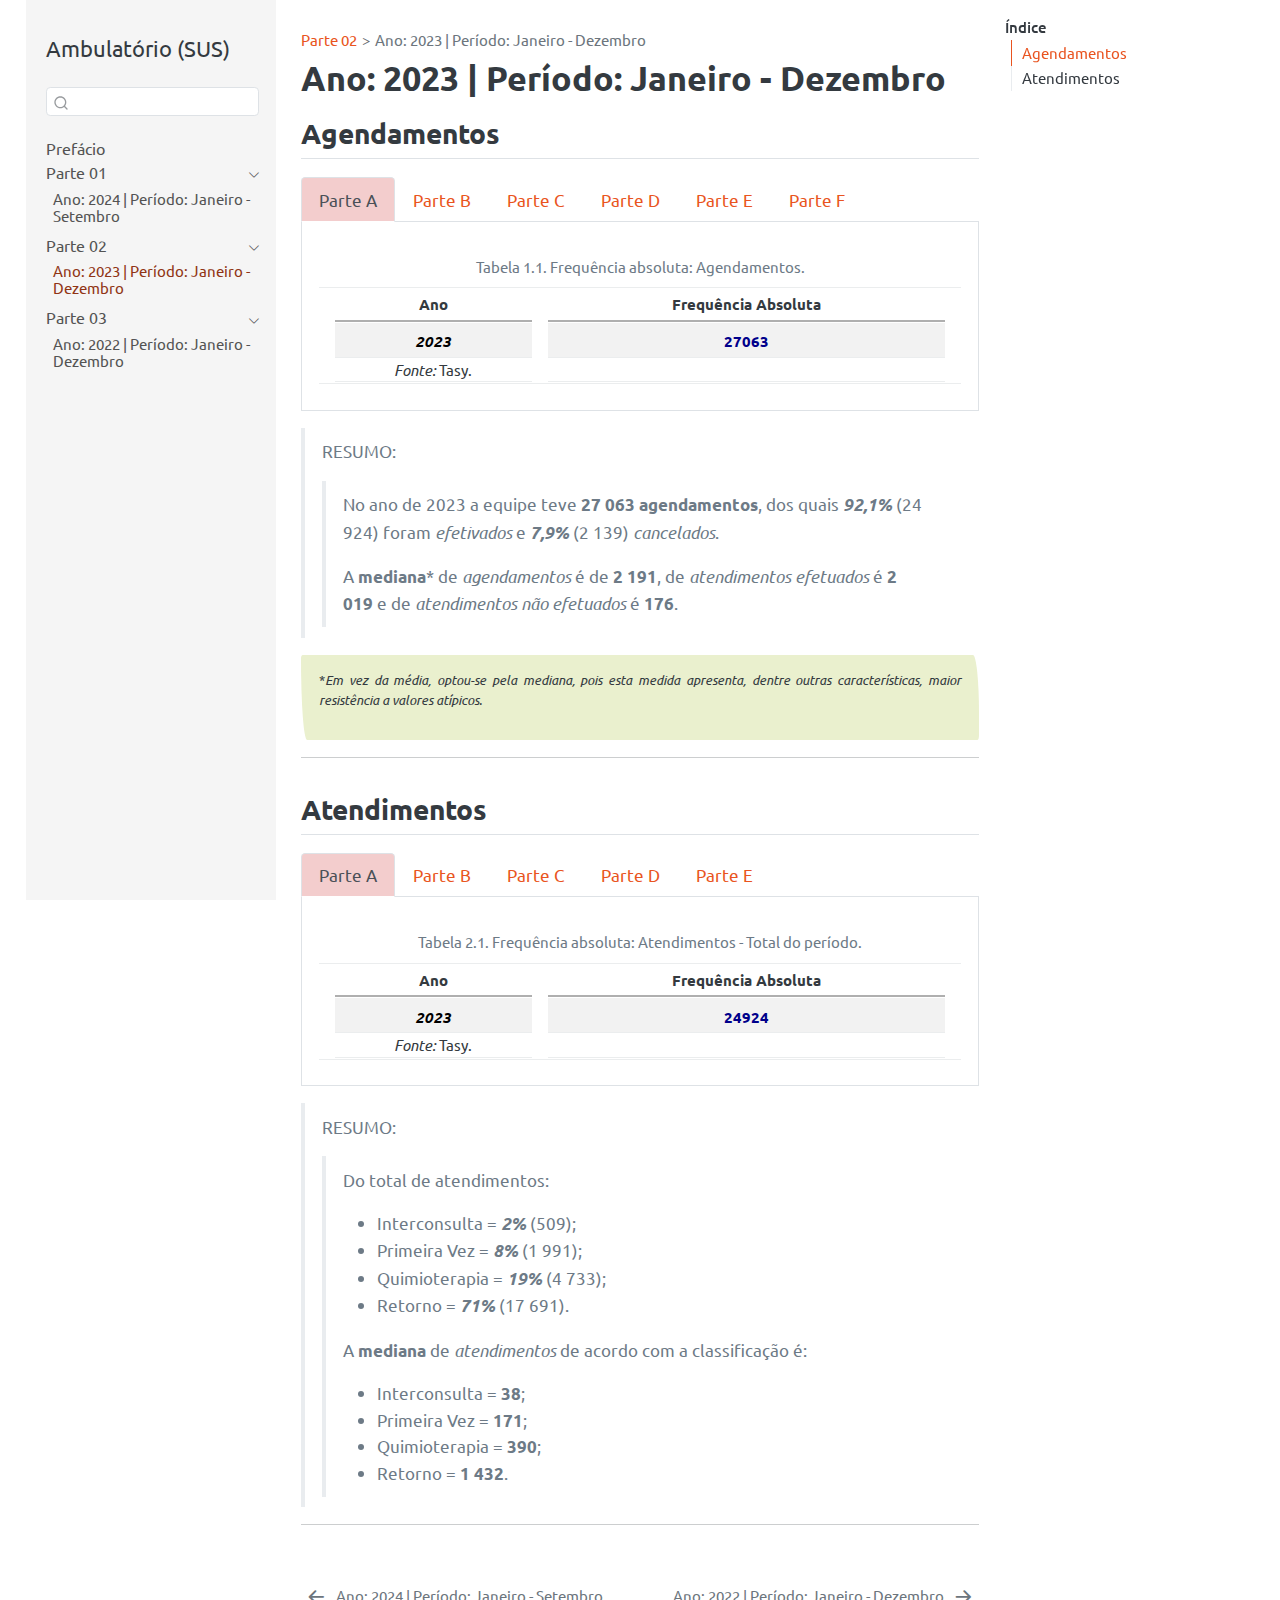
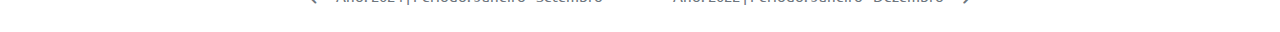
<file: _book/2023.html>
<!DOCTYPE html>
<html xmlns="http://www.w3.org/1999/xhtml" lang="pt-br" xml:lang="pt-br"><head>

<meta charset="utf-8">
<meta name="generator" content="quarto-1.5.57">

<meta name="viewport" content="width=device-width, initial-scale=1.0, user-scalable=yes">

<meta name="description" content="Solicitante: Dr.&nbsp;Eldom de Medeiros Soares   CRM 17071 | Cirurgia Oncológica">

<title>Ano: 2023 | Período: Janeiro - Dezembro – Ambulatório (SUS)</title>
<style>
code{white-space: pre-wrap;}
span.smallcaps{font-variant: small-caps;}
div.columns{display: flex; gap: min(4vw, 1.5em);}
div.column{flex: auto; overflow-x: auto;}
div.hanging-indent{margin-left: 1.5em; text-indent: -1.5em;}
ul.task-list{list-style: none;}
ul.task-list li input[type="checkbox"] {
  width: 0.8em;
  margin: 0 0.8em 0.2em -1em; /* quarto-specific, see https://github.com/quarto-dev/quarto-cli/issues/4556 */ 
  vertical-align: middle;
}
</style>


<script src="site_libs/quarto-nav/quarto-nav.js"></script>
<script src="site_libs/quarto-nav/headroom.min.js"></script>
<script src="site_libs/clipboard/clipboard.min.js"></script>
<script src="site_libs/quarto-search/autocomplete.umd.js"></script>
<script src="site_libs/quarto-search/fuse.min.js"></script>
<script src="site_libs/quarto-search/quarto-search.js"></script>
<meta name="quarto:offset" content="./">
<link href="./2022.html" rel="next">
<link href="./2024.html" rel="prev">
<script src="site_libs/quarto-html/quarto.js"></script>
<script src="site_libs/quarto-html/popper.min.js"></script>
<script src="site_libs/quarto-html/tippy.umd.min.js"></script>
<script src="site_libs/quarto-html/anchor.min.js"></script>
<link href="site_libs/quarto-html/tippy.css" rel="stylesheet">
<link href="site_libs/quarto-html/quarto-syntax-highlighting.css" rel="stylesheet" id="quarto-text-highlighting-styles">
<script src="site_libs/bootstrap/bootstrap.min.js"></script>
<link href="site_libs/bootstrap/bootstrap-icons.css" rel="stylesheet">
<link href="site_libs/bootstrap/bootstrap.min.css" rel="stylesheet" id="quarto-bootstrap" data-mode="light">
<script id="quarto-search-options" type="application/json">{
  "location": "sidebar",
  "copy-button": false,
  "collapse-after": 3,
  "panel-placement": "start",
  "type": "textbox",
  "limit": 50,
  "keyboard-shortcut": [
    "f",
    "/",
    "s"
  ],
  "show-item-context": false,
  "language": {
    "search-no-results-text": "Nenhum resultado",
    "search-matching-documents-text": "documentos correspondentes",
    "search-copy-link-title": "Copiar link para a busca",
    "search-hide-matches-text": "Esconder correspondências adicionais",
    "search-more-match-text": "mais correspondência neste documento",
    "search-more-matches-text": "mais correspondências neste documento",
    "search-clear-button-title": "Limpar",
    "search-text-placeholder": "",
    "search-detached-cancel-button-title": "Cancelar",
    "search-submit-button-title": "Enviar",
    "search-label": "Procurar"
  }
}</script>
<script src="site_libs/kePrint-0.0.1/kePrint.js"></script>

<link href="site_libs/lightable-0.0.1/lightable.css" rel="stylesheet">

<link href="site_libs/htmltools-fill-0.5.8.1/fill.css" rel="stylesheet">

<script src="site_libs/htmlwidgets-1.6.4/htmlwidgets.js"></script>

<script src="site_libs/apexcharter-binding-0.4.4/apexcharter.js"></script>

<script src="site_libs/echarts4r-4.8.0/echarts-en.min.js"></script>

<script src="site_libs/echarts4r-4.8.0/ecStat.min.js"></script>

<script src="site_libs/echarts4r-4.8.0/dataTool.min.js"></script>

<script src="site_libs/echarts4r-binding-0.4.5/echarts4r.js"></script>

<script src="site_libs/essos-1.0.0/essos.js"></script>



<link rel="stylesheet" href="style.css">
</head>

<body class="nav-sidebar floating">

<div id="quarto-search-results"></div>
  <header id="quarto-header" class="headroom fixed-top">
  <nav class="quarto-secondary-nav">
    <div class="container-fluid d-flex">
      <button type="button" class="quarto-btn-toggle btn" data-bs-toggle="collapse" role="button" data-bs-target=".quarto-sidebar-collapse-item" aria-controls="quarto-sidebar" aria-expanded="false" aria-label="Alternar barra lateral" onclick="if (window.quartoToggleHeadroom) { window.quartoToggleHeadroom(); }">
        <i class="bi bi-layout-text-sidebar-reverse"></i>
      </button>
        <nav class="quarto-page-breadcrumbs" aria-label="breadcrumb"><ol class="breadcrumb"><li class="breadcrumb-item"><a href="./2023.html">Parte 02</a></li><li class="breadcrumb-item"><a href="./2023.html">Ano: 2023 | Período: Janeiro - Dezembro</a></li></ol></nav>
        <a class="flex-grow-1" role="navigation" data-bs-toggle="collapse" data-bs-target=".quarto-sidebar-collapse-item" aria-controls="quarto-sidebar" aria-expanded="false" aria-label="Alternar barra lateral" onclick="if (window.quartoToggleHeadroom) { window.quartoToggleHeadroom(); }">      
        </a>
      <button type="button" class="btn quarto-search-button" aria-label="Procurar" onclick="window.quartoOpenSearch();">
        <i class="bi bi-search"></i>
      </button>
    </div>
  </nav>
</header>
<!-- content -->
<div id="quarto-content" class="quarto-container page-columns page-rows-contents page-layout-article">
<!-- sidebar -->
  <nav id="quarto-sidebar" class="sidebar collapse collapse-horizontal quarto-sidebar-collapse-item sidebar-navigation floating overflow-auto">
    <div class="pt-lg-2 mt-2 text-left sidebar-header">
    <div class="sidebar-title mb-0 py-0">
      <a href="./">Ambulatório (SUS)</a> 
    </div>
      </div>
        <div class="mt-2 flex-shrink-0 align-items-center">
        <div class="sidebar-search">
        <div id="quarto-search" class="" title="Procurar"></div>
        </div>
        </div>
    <div class="sidebar-menu-container"> 
    <ul class="list-unstyled mt-1">
        <li class="sidebar-item">
  <div class="sidebar-item-container"> 
  <a href="./index.html" class="sidebar-item-text sidebar-link">
 <span class="menu-text">Prefácio</span></a>
  </div>
</li>
        <li class="sidebar-item sidebar-item-section">
      <div class="sidebar-item-container"> 
            <a class="sidebar-item-text sidebar-link text-start" data-bs-toggle="collapse" data-bs-target="#quarto-sidebar-section-1" role="navigation" aria-expanded="true">
 <span class="menu-text">Parte 01</span></a>
          <a class="sidebar-item-toggle text-start" data-bs-toggle="collapse" data-bs-target="#quarto-sidebar-section-1" role="navigation" aria-expanded="true" aria-label="Alternar seção">
            <i class="bi bi-chevron-right ms-2"></i>
          </a> 
      </div>
      <ul id="quarto-sidebar-section-1" class="collapse list-unstyled sidebar-section depth1 show">  
          <li class="sidebar-item">
  <div class="sidebar-item-container"> 
  <a href="./2024.html" class="sidebar-item-text sidebar-link">
 <span class="menu-text">Ano: 2024 | Período: Janeiro - Setembro</span></a>
  </div>
</li>
      </ul>
  </li>
        <li class="sidebar-item sidebar-item-section">
      <div class="sidebar-item-container"> 
            <a class="sidebar-item-text sidebar-link text-start" data-bs-toggle="collapse" data-bs-target="#quarto-sidebar-section-2" role="navigation" aria-expanded="true">
 <span class="menu-text">Parte 02</span></a>
          <a class="sidebar-item-toggle text-start" data-bs-toggle="collapse" data-bs-target="#quarto-sidebar-section-2" role="navigation" aria-expanded="true" aria-label="Alternar seção">
            <i class="bi bi-chevron-right ms-2"></i>
          </a> 
      </div>
      <ul id="quarto-sidebar-section-2" class="collapse list-unstyled sidebar-section depth1 show">  
          <li class="sidebar-item">
  <div class="sidebar-item-container"> 
  <a href="./2023.html" class="sidebar-item-text sidebar-link active">
 <span class="menu-text">Ano: 2023 | Período: Janeiro - Dezembro</span></a>
  </div>
</li>
      </ul>
  </li>
        <li class="sidebar-item sidebar-item-section">
      <div class="sidebar-item-container"> 
            <a class="sidebar-item-text sidebar-link text-start" data-bs-toggle="collapse" data-bs-target="#quarto-sidebar-section-3" role="navigation" aria-expanded="true">
 <span class="menu-text">Parte 03</span></a>
          <a class="sidebar-item-toggle text-start" data-bs-toggle="collapse" data-bs-target="#quarto-sidebar-section-3" role="navigation" aria-expanded="true" aria-label="Alternar seção">
            <i class="bi bi-chevron-right ms-2"></i>
          </a> 
      </div>
      <ul id="quarto-sidebar-section-3" class="collapse list-unstyled sidebar-section depth1 show">  
          <li class="sidebar-item">
  <div class="sidebar-item-container"> 
  <a href="./2022.html" class="sidebar-item-text sidebar-link">
 <span class="menu-text">Ano: 2022 | Período: Janeiro - Dezembro</span></a>
  </div>
</li>
      </ul>
  </li>
    </ul>
    </div>
</nav>
<div id="quarto-sidebar-glass" class="quarto-sidebar-collapse-item" data-bs-toggle="collapse" data-bs-target=".quarto-sidebar-collapse-item"></div>
<!-- margin-sidebar -->
    <div id="quarto-margin-sidebar" class="sidebar margin-sidebar">
        <nav id="TOC" role="doc-toc" class="toc-active">
    <h2 id="toc-title">Índice</h2>
   
  <ul>
  <li><a href="#agendamentos" id="toc-agendamentos" class="nav-link active" data-scroll-target="#agendamentos">Agendamentos</a></li>
  <li><a href="#atendimentos" id="toc-atendimentos" class="nav-link" data-scroll-target="#atendimentos">Atendimentos</a></li>
  </ul>
</nav>
    </div>
<!-- main -->
<main class="content" id="quarto-document-content">

<header id="title-block-header" class="quarto-title-block default"><nav class="quarto-page-breadcrumbs quarto-title-breadcrumbs d-none d-lg-block" aria-label="breadcrumb"><ol class="breadcrumb"><li class="breadcrumb-item"><a href="./2023.html">Parte 02</a></li><li class="breadcrumb-item"><a href="./2023.html">Ano: 2023 | Período: Janeiro - Dezembro</a></li></ol></nav>
<div class="quarto-title">
<h1 class="title">Ano: 2023 | Período: Janeiro - Dezembro</h1>
</div>



<div class="quarto-title-meta">

    
  
    
  </div>
  


</header>


<section id="agendamentos" class="level2">
<h2 class="anchored" data-anchor-id="agendamentos">Agendamentos</h2>
<div class="tabset-margin-container"></div><div class="panel-tabset">
<ul class="nav nav-tabs" role="tablist"><li class="nav-item" role="presentation"><a class="nav-link active" id="tabset-1-1-tab" data-bs-toggle="tab" data-bs-target="#tabset-1-1" role="tab" aria-controls="tabset-1-1" aria-selected="true" aria-current="page">Parte A</a></li><li class="nav-item" role="presentation"><a class="nav-link" id="tabset-1-2-tab" data-bs-toggle="tab" data-bs-target="#tabset-1-2" role="tab" aria-controls="tabset-1-2" aria-selected="false">Parte B</a></li><li class="nav-item" role="presentation"><a class="nav-link" id="tabset-1-3-tab" data-bs-toggle="tab" data-bs-target="#tabset-1-3" role="tab" aria-controls="tabset-1-3" aria-selected="false">Parte C</a></li><li class="nav-item" role="presentation"><a class="nav-link" id="tabset-1-4-tab" data-bs-toggle="tab" data-bs-target="#tabset-1-4" role="tab" aria-controls="tabset-1-4" aria-selected="false">Parte D</a></li><li class="nav-item" role="presentation"><a class="nav-link" id="tabset-1-5-tab" data-bs-toggle="tab" data-bs-target="#tabset-1-5" role="tab" aria-controls="tabset-1-5" aria-selected="false">Parte E</a></li><li class="nav-item" role="presentation"><a class="nav-link" id="tabset-1-6-tab" data-bs-toggle="tab" data-bs-target="#tabset-1-6" role="tab" aria-controls="tabset-1-6" aria-selected="false">Parte F</a></li></ul>
<div class="tab-content">
<div id="tabset-1-1" class="tab-pane active" role="tabpanel" aria-labelledby="tabset-1-1-tab">
<div class="cell">
<div class="cell-output-display">
<table class="lightable-minimal lightable-striped lightable-hover caption-top table table-sm table-striped small" data-quarto-postprocess="true">
<caption>Tabela 1.1. Frequência absoluta: Agendamentos.</caption>
<thead>
<tr class="header">
<th style="text-align: center;" data-quarto-table-cell-role="th">Ano</th>
<th style="text-align: center;" data-quarto-table-cell-role="th">Frequência Absoluta</th>
</tr>
</thead>
<tbody>
<tr class="odd">
<td style="text-align: center; font-weight: bold; font-style: italic; color: black !important;">2023</td>
<td style="text-align: center; font-weight: bold; color: darkblue !important;">27063</td>
</tr>
</tbody><tfoot>
<tr class="even">
<td style="text-align: center; padding: 0;"><span style="font-style: italic;">Fonte: </span> <sup></sup> Tasy.</td>
<td style="text-align: center;"></td>
</tr>
</tfoot>

</table>


</div>
</div>
</div>
<div id="tabset-1-2" class="tab-pane" role="tabpanel" aria-labelledby="tabset-1-2-tab">
<div class="cell">
<div class="cell-output-display">
<table class="lightable-minimal lightable-striped lightable-hover caption-top table table-sm table-striped small" data-quarto-postprocess="true">
<caption>Tabela 1.2. Frequências absoluta e relativa: Classificações de Agendamento<br>
<em>Valores agrupados por ano e classificações.</em></caption>
<thead>
<tr class="header">
<th style="text-align: center;" data-quarto-table-cell-role="th">Ano</th>
<th style="text-align: center;" data-quarto-table-cell-role="th">Classificações de Agendamento</th>
<th style="text-align: center;" data-quarto-table-cell-role="th">Frequência Absoluta</th>
<th style="text-align: center;" data-quarto-table-cell-role="th">Frequência relativa (em%)</th>
</tr>
</thead>
<tbody>
<tr class="odd">
<td style="text-align: center; font-weight: bold; font-style: italic; color: black !important;">2023</td>
<td style="text-align: center; font-style: italic; color: darkgray !important;">Atendimentos efetuados</td>
<td style="text-align: center; font-weight: bold; color: darkblue !important;">24924</td>
<td style="text-align: center; font-weight: bold; color: darkred !important;">92.1</td>
</tr>
<tr class="even">
<td style="text-align: center; font-weight: bold; font-style: italic; color: black !important;">2023</td>
<td style="text-align: center; font-style: italic; color: darkgray !important;">Atendimentos não efetuados</td>
<td style="text-align: center; font-weight: bold; color: darkblue !important;">2139</td>
<td style="text-align: center; font-weight: bold; color: darkred !important;">7.9</td>
</tr>
</tbody><tfoot>
<tr class="odd">
<td style="text-align: center; padding: 0;"><span style="font-style: italic;">Fonte: </span> <sup></sup> Tasy.</td>
<td style="text-align: center;"></td>
<td style="text-align: center;"></td>
<td style="text-align: center;"></td>
</tr>
</tfoot>

</table>


</div>
</div>
</div>
<div id="tabset-1-3" class="tab-pane" role="tabpanel" aria-labelledby="tabset-1-3-tab">
<div class="cell">
<div class="cell-output-display">
<div class="apexcharter html-widget html-fill-item" id="htmlwidget-cec88362246c91864a35" style="width:100%;height:350px;"></div>
<script type="application/json" data-for="htmlwidget-cec88362246c91864a35">{"x":{"ax_opts":{"chart":{"type":"bar"},"series":[{"name":"Atendimentos efetuados","type":"bar","data":[{"x":"Jan/23","y":2207},{"x":"Fev/23","y":1937},{"x":"Mar/23","y":2408},{"x":"Abr/23","y":1926},{"x":"Mai/23","y":1925},{"x":"Jun/23","y":2014},{"x":"Jul/23","y":2249},{"x":"Ago/23","y":2563},{"x":"Set/23","y":2023},{"x":"Out/23","y":2052},{"x":"Nov/23","y":1992},{"x":"Dez/23","y":1628}]},{"name":"Atendimentos não efetuados","type":"bar","data":[{"x":"Jan/23","y":175},{"x":"Fev/23","y":174},{"x":"Mar/23","y":248},{"x":"Abr/23","y":197},{"x":"Mai/23","y":201},{"x":"Jun/23","y":152},{"x":"Jul/23","y":184},{"x":"Ago/23","y":176},{"x":"Set/23","y":231},{"x":"Out/23","y":164},{"x":"Nov/23","y":135},{"x":"Dez/23","y":102}]}],"dataLabels":{"enabled":false},"plotOptions":{"bar":{"horizontal":false,"isDumbbell":false}},"tooltip":{"shared":true,"intersect":false,"followCursor":true},"grid":{"yaxis":{"lines":{"show":true}},"xaxis":{"lines":{"show":false}}},"yaxis":{"labels":{"style":{"colors":"#848484"}}},"xaxis":{"labels":{"style":{"colors":"#848484"}}},"title":{"text":"Gráfico 1.1. Freqências absolutas mensais - Classificações de Agendamentos","style":{"fontWeight":700,"fontSize":"16px"}},"subtitle":{"text":"","style":{"fontWeight":400,"fontSize":"14px"}}},"auto_update":{"series_animate":true,"update_options":false,"options_animate":true,"options_redrawPaths":true,"update_synced_charts":false},"sparkbox":false,"type":"column"},"evals":[],"jsHooks":[]}</script>
</div>
</div>
</div>
<div id="tabset-1-4" class="tab-pane" role="tabpanel" aria-labelledby="tabset-1-4-tab">
<div class="cell">
<div class="cell-output-display">
<table class="lightable-minimal lightable-striped lightable-hover caption-top table table-sm table-striped small" data-quarto-postprocess="true">
<caption>Tabela 1.3. Frequências relativas (em %): Classificações de Agendamento<br>
<em>Valores agrupados por mês e classificação.</em></caption>
<thead>
<tr class="header">
<th style="text-align: center;" data-quarto-table-cell-role="th">Meses</th>
<th style="text-align: center;" data-quarto-table-cell-role="th">Atendimentos efetuados</th>
<th style="text-align: center;" data-quarto-table-cell-role="th">Atendimentos não efetuados</th>
</tr>
</thead>
<tbody>
<tr class="odd">
<td style="text-align: center; font-style: italic; color: darkgray !important;">Jan/23</td>
<td style="text-align: center; font-weight: bold; color: darkblue !important;">92.7</td>
<td style="text-align: center; font-weight: bold; color: darkred !important;">7.3</td>
</tr>
<tr class="even">
<td style="text-align: center; font-style: italic; color: darkgray !important;">Fev/23</td>
<td style="text-align: center; font-weight: bold; color: darkblue !important;">91.8</td>
<td style="text-align: center; font-weight: bold; color: darkred !important;">8.2</td>
</tr>
<tr class="odd">
<td style="text-align: center; font-style: italic; color: darkgray !important;">Mar/23</td>
<td style="text-align: center; font-weight: bold; color: darkblue !important;">90.7</td>
<td style="text-align: center; font-weight: bold; color: darkred !important;">9.3</td>
</tr>
<tr class="even">
<td style="text-align: center; font-style: italic; color: darkgray !important;">Abr/23</td>
<td style="text-align: center; font-weight: bold; color: darkblue !important;">90.7</td>
<td style="text-align: center; font-weight: bold; color: darkred !important;">9.3</td>
</tr>
<tr class="odd">
<td style="text-align: center; font-style: italic; color: darkgray !important;">Mai/23</td>
<td style="text-align: center; font-weight: bold; color: darkblue !important;">90.5</td>
<td style="text-align: center; font-weight: bold; color: darkred !important;">9.5</td>
</tr>
<tr class="even">
<td style="text-align: center; font-style: italic; color: darkgray !important;">Jun/23</td>
<td style="text-align: center; font-weight: bold; color: darkblue !important;">93.0</td>
<td style="text-align: center; font-weight: bold; color: darkred !important;">7.0</td>
</tr>
<tr class="odd">
<td style="text-align: center; font-style: italic; color: darkgray !important;">Jul/23</td>
<td style="text-align: center; font-weight: bold; color: darkblue !important;">92.4</td>
<td style="text-align: center; font-weight: bold; color: darkred !important;">7.6</td>
</tr>
<tr class="even">
<td style="text-align: center; font-style: italic; color: darkgray !important;">Ago/23</td>
<td style="text-align: center; font-weight: bold; color: darkblue !important;">93.6</td>
<td style="text-align: center; font-weight: bold; color: darkred !important;">6.4</td>
</tr>
<tr class="odd">
<td style="text-align: center; font-style: italic; color: darkgray !important;">Set/23</td>
<td style="text-align: center; font-weight: bold; color: darkblue !important;">89.8</td>
<td style="text-align: center; font-weight: bold; color: darkred !important;">10.2</td>
</tr>
<tr class="even">
<td style="text-align: center; font-style: italic; color: darkgray !important;">Out/23</td>
<td style="text-align: center; font-weight: bold; color: darkblue !important;">92.6</td>
<td style="text-align: center; font-weight: bold; color: darkred !important;">7.4</td>
</tr>
<tr class="odd">
<td style="text-align: center; font-style: italic; color: darkgray !important;">Nov/23</td>
<td style="text-align: center; font-weight: bold; color: darkblue !important;">93.7</td>
<td style="text-align: center; font-weight: bold; color: darkred !important;">6.3</td>
</tr>
<tr class="even">
<td style="text-align: center; font-style: italic; color: darkgray !important;">Dez/23</td>
<td style="text-align: center; font-weight: bold; color: darkblue !important;">94.1</td>
<td style="text-align: center; font-weight: bold; color: darkred !important;">5.9</td>
</tr>
</tbody><tfoot>
<tr class="odd">
<td style="text-align: center; padding: 0;"><span style="font-style: italic;">Fonte: </span> <sup></sup> Tasy.</td>
<td style="text-align: center;"></td>
<td style="text-align: center;"></td>
</tr>
</tfoot>

</table>


</div>
</div>
</div>
<div id="tabset-1-5" class="tab-pane" role="tabpanel" aria-labelledby="tabset-1-5-tab">
<div class="cell">
<div class="cell-output-display">
<div class="echarts4r html-widget html-fill-item" id="htmlwidget-d3a9a0f95aee79b46494" style="width:100%;height:500px;"></div>
<script type="application/json" data-for="htmlwidget-d3a9a0f95aee79b46494">{"x":{"theme":"","tl":false,"draw":true,"renderer":"canvas","events":[],"buttons":[],"opts":{"yAxis":[{"show":true}],"series":[{"name":"Agendamentos (GERAL)","type":"boxplot","data":[[1730,2124.5,2191,2407.5,2739]]},{"type":"scatter","data":[]}],"xAxis":[{"data":["Total"],"type":"category"}],"tooltip":{"trigger":"axis","valueFormatter":"\n                                        (value) => '' + Number(value).toFixed(0)\n                                        "},"title":[{"text":"Gráfico 1.2. Boxplot - Agendamentos"}]},"dispose":true},"evals":["opts.tooltip.valueFormatter"],"jsHooks":[]}</script>
</div>
</div>
</div>
<div id="tabset-1-6" class="tab-pane" role="tabpanel" aria-labelledby="tabset-1-6-tab">
<div class="cell">
<div class="cell-output-display">
<div class="echarts4r html-widget html-fill-item" id="htmlwidget-de1f37984d1c29279227" style="width:100%;height:500px;"></div>
<script type="application/json" data-for="htmlwidget-de1f37984d1c29279227">{"x":{"theme":"","tl":false,"draw":true,"renderer":"canvas","events":[],"buttons":[],"opts":{"yAxis":[{"show":true}],"series":[{"name":"Quantidade","type":"boxplot","data":[[1628,1931.5,2018.5,2228,2563],[102,158,175.5,199,248]]},{"type":"scatter","data":[]}],"xAxis":[{"data":["Atendimentos efetuados","Atendimentos não efetuados"],"type":"category"}],"tooltip":{"trigger":"axis","valueFormatter":"\n                                        (value) => '' + Number(value).toFixed(0)\n                                        "},"title":[{"text":"Gráfico 1.3. Boxplot - Classificações de Agendamento"}]},"dispose":true},"evals":["opts.tooltip.valueFormatter"],"jsHooks":[]}</script>
</div>
</div>
</div>
</div>
</div>
<blockquote class="blockquote">
<p>RESUMO:</p>
<blockquote class="blockquote">
<p>No ano de 2023 a equipe teve <strong>27 063 agendamentos</strong>, dos quais <strong><em>92,1%</em></strong> (24 924) foram <em>efetivados</em> e <strong><em>7,9%</em></strong> (2 139) <em>cancelados</em>.</p>
<p>A <strong>mediana</strong>* de <em>agendamentos</em> é de <strong>2 191</strong>, de <em>atendimentos efetuados</em> é <strong>2 019</strong> e de <em>atendimentos não efetuados</em> é <strong>176</strong>.</p>
</blockquote>
</blockquote>
<div class="unnumbered" style="font-size: 13px; text-align:justify; background-color: #EAF0CE; padding: 15px 18px 12px 18px; border-radius: 10px 5% / 20px 25em 30px 35em;">
<p>*<em>Em vez da média, optou-se pela mediana, pois esta medida apresenta, dentre outras características, maior resistência a valores atípicos.</em></p>
</div>
<hr>
</section>
<section id="atendimentos" class="level2">
<h2 class="anchored" data-anchor-id="atendimentos">Atendimentos</h2>
<div class="tabset-margin-container"></div><div class="panel-tabset">
<ul class="nav nav-tabs" role="tablist"><li class="nav-item" role="presentation"><a class="nav-link active" id="tabset-2-1-tab" data-bs-toggle="tab" data-bs-target="#tabset-2-1" role="tab" aria-controls="tabset-2-1" aria-selected="true">Parte A</a></li><li class="nav-item" role="presentation"><a class="nav-link" id="tabset-2-2-tab" data-bs-toggle="tab" data-bs-target="#tabset-2-2" role="tab" aria-controls="tabset-2-2" aria-selected="false">Parte B</a></li><li class="nav-item" role="presentation"><a class="nav-link" id="tabset-2-3-tab" data-bs-toggle="tab" data-bs-target="#tabset-2-3" role="tab" aria-controls="tabset-2-3" aria-selected="false">Parte C</a></li><li class="nav-item" role="presentation"><a class="nav-link" id="tabset-2-4-tab" data-bs-toggle="tab" data-bs-target="#tabset-2-4" role="tab" aria-controls="tabset-2-4" aria-selected="false">Parte D</a></li><li class="nav-item" role="presentation"><a class="nav-link" id="tabset-2-5-tab" data-bs-toggle="tab" data-bs-target="#tabset-2-5" role="tab" aria-controls="tabset-2-5" aria-selected="false">Parte E</a></li></ul>
<div class="tab-content">
<div id="tabset-2-1" class="tab-pane active" role="tabpanel" aria-labelledby="tabset-2-1-tab">
<div class="cell">
<div class="cell-output-display">
<table class="lightable-minimal lightable-striped lightable-hover caption-top table table-sm table-striped small" data-quarto-postprocess="true">
<caption>Tabela 2.1. Frequência absoluta: Atendimentos - Total do período.</caption>
<thead>
<tr class="header">
<th style="text-align: center;" data-quarto-table-cell-role="th">Ano</th>
<th style="text-align: center;" data-quarto-table-cell-role="th">Frequência Absoluta</th>
</tr>
</thead>
<tbody>
<tr class="odd">
<td style="text-align: center; font-weight: bold; font-style: italic; color: black !important;">2023</td>
<td style="text-align: center; font-weight: bold; color: darkblue !important;">24924</td>
</tr>
</tbody><tfoot>
<tr class="even">
<td style="text-align: center; padding: 0;"><span style="font-style: italic;">Fonte: </span> <sup></sup> Tasy.</td>
<td style="text-align: center;"></td>
</tr>
</tfoot>

</table>


</div>
</div>
</div>
<div id="tabset-2-2" class="tab-pane" role="tabpanel" aria-labelledby="tabset-2-2-tab">
<div class="cell">
<div class="cell-output-display">
<table class="lightable-minimal lightable-striped lightable-hover caption-top table table-sm table-striped small" data-quarto-postprocess="true">
<caption>Tabela 2.2. Frequências absoluta e relativa: Classificações de Atendimento.<br>
<em>Valores agrupados por classificações conforme o total do período.</em></caption>
<thead>
<tr class="header">
<th style="text-align: center;" data-quarto-table-cell-role="th">Classificações de Atendimento</th>
<th style="text-align: center;" data-quarto-table-cell-role="th">Frequência Absoluta</th>
<th style="text-align: center;" data-quarto-table-cell-role="th">Frequência relativa (em%)</th>
</tr>
</thead>
<tbody>
<tr class="odd">
<td style="text-align: center; font-style: italic; color: darkgray !important;">Interconsulta</td>
<td style="text-align: center; font-weight: bold; color: darkblue !important;">509</td>
<td style="text-align: center; font-weight: bold; color: darkred !important;">2</td>
</tr>
<tr class="even">
<td style="text-align: center; font-style: italic; color: darkgray !important;">Primeira Vez</td>
<td style="text-align: center; font-weight: bold; color: darkblue !important;">1991</td>
<td style="text-align: center; font-weight: bold; color: darkred !important;">8</td>
</tr>
<tr class="odd">
<td style="text-align: center; font-style: italic; color: darkgray !important;">Quimioterapia</td>
<td style="text-align: center; font-weight: bold; color: darkblue !important;">4733</td>
<td style="text-align: center; font-weight: bold; color: darkred !important;">19</td>
</tr>
<tr class="even">
<td style="text-align: center; font-style: italic; color: darkgray !important;">Retorno</td>
<td style="text-align: center; font-weight: bold; color: darkblue !important;">17691</td>
<td style="text-align: center; font-weight: bold; color: darkred !important;">71</td>
</tr>
</tbody><tfoot>
<tr class="odd">
<td style="text-align: center; padding: 0;"><span style="font-style: italic;">Fonte: </span> <sup></sup> Tasy.</td>
<td style="text-align: center;"></td>
<td style="text-align: center;"></td>
</tr>
</tfoot>

</table>


</div>
</div>
</div>
<div id="tabset-2-3" class="tab-pane" role="tabpanel" aria-labelledby="tabset-2-3-tab">
<div class="cell">
<div class="cell-output-display">
<div class="echarts4r html-widget html-fill-item" id="htmlwidget-da7192bf5717065f8810" style="width:100%;height:500px;"></div>
<script type="application/json" data-for="htmlwidget-da7192bf5717065f8810">{"x":{"theme":"essos","tl":true,"draw":true,"renderer":"canvas","events":[],"buttons":[],"opts":{"baseOption":{"yAxis":[{"show":true}],"timeline":{"data":["Interconsulta","Primeira Vez","Quimioterapia","Retorno"],"axisType":"category","playInterval":2055},"xAxis":[{"data":["Jan/23","Fev/23","Mar/23","Abr/23","Mai/23","Jun/23","Jul/23","Ago/23","Set/23","Out/23","Nov/23","Dez/23"],"type":"category","boundaryGap":true}],"legend":{"data":["Frequência:"],"show":false,"type":"plain"},"series":[{"name":"Frequência:","type":"bar","yAxisIndex":0,"xAxisIndex":0,"coordinateSystem":"cartesian2d","symbol_size":5,"itemStyle":{"borderColor":"darkgrey","borderWidth":".7"},"label":{"show":true,"position":"insideTop","fontSize":14,"fontStyle":"bold"}}],"tooltip":{"trigger":"axis","valueFormatter":"\n              (value) => '' + Number(value).toFixed(0)\n                                        "},"title":[{"text":"Gráfico 2.1. Frequência absoluta mensal.","subtext":"Classificações de atendimento."}]},"options":[{"series":[{"data":[{"value":["Jan/23","25"]},{"value":["Fev/23","27"]},{"value":["Mar/23","33"]},{"value":["Abr/23","29"]},{"value":["Mai/23","39"]},{"value":["Jun/23","34"]},{"value":["Jul/23","37"]},{"value":["Ago/23","48"]},{"value":["Set/23","42"]},{"value":["Out/23","63"]},{"value":["Nov/23","76"]},{"value":["Dez/23","56"]}]}]},{"series":[{"data":[{"value":["Jan/23","222"]},{"value":["Fev/23","186"]},{"value":["Mar/23","229"]},{"value":["Abr/23","162"]},{"value":["Mai/23","164"]},{"value":["Jun/23","175"]},{"value":["Jul/23","185"]},{"value":["Ago/23","228"]},{"value":["Set/23","166"]},{"value":["Out/23","133"]},{"value":["Nov/23"," 75"]},{"value":["Dez/23"," 66"]}]}]},{"series":[{"data":[{"value":["Jan/23","287"]},{"value":["Fev/23","353"]},{"value":["Mar/23","486"]},{"value":["Abr/23","387"]},{"value":["Mai/23","445"]},{"value":["Jun/23","429"]},{"value":["Jul/23","353"]},{"value":["Ago/23","461"]},{"value":["Set/23","399"]},{"value":["Out/23","382"]},{"value":["Nov/23","393"]},{"value":["Dez/23","358"]}]}]},{"series":[{"data":[{"value":["Jan/23","1673"]},{"value":["Fev/23","1371"]},{"value":["Mar/23","1660"]},{"value":["Abr/23","1348"]},{"value":["Mai/23","1277"]},{"value":["Jun/23","1376"]},{"value":["Jul/23","1674"]},{"value":["Ago/23","1826"]},{"value":["Set/23","1416"]},{"value":["Out/23","1474"]},{"value":["Nov/23","1448"]},{"value":["Dez/23","1148"]}]}]}],"legend":{"data":["Frequência:","Frequência:","Frequência:","Frequência:"]}},"dispose":true},"evals":["opts.baseOption.tooltip.valueFormatter"],"jsHooks":[]}</script>
</div>
</div>
<div class="unnumbered" style="font-size: 13px; text-align:center; background-color: #EAF0CE; padding: 15px 18px 12px 18px; border-radius: 15px 10% / 25px 30em 35px 40em;">
<p>Interconsulta &lt;&gt; Primeira Vez &lt;&gt; Quimioterapia &lt;&gt; Retorno</p>
</div>
</div>
<div id="tabset-2-4" class="tab-pane" role="tabpanel" aria-labelledby="tabset-2-4-tab">
<div class="cell">
<div class="cell-output-display">
<table class="lightable-minimal lightable-striped lightable-hover caption-top table table-sm table-striped small" data-quarto-postprocess="true">
<caption>Tabela 2.3. Frequências relativas mensais (em %): Classificações de Atendimento.<br>
<em>Valores agrupados por mês e classificação.</em></caption>
<thead>
<tr class="header">
<th style="text-align: center;" data-quarto-table-cell-role="th">Meses</th>
<th style="text-align: center;" data-quarto-table-cell-role="th">Interconsulta</th>
<th style="text-align: center;" data-quarto-table-cell-role="th">Primeira Vez</th>
<th style="text-align: center;" data-quarto-table-cell-role="th">Quimioterapia</th>
<th style="text-align: center;" data-quarto-table-cell-role="th">Retorno</th>
</tr>
</thead>
<tbody>
<tr class="odd">
<td style="text-align: center; font-style: italic; color: darkgray !important;">Jan/23</td>
<td style="text-align: center; font-weight: bold; color: darkred !important;">1.1</td>
<td style="text-align: center; font-weight: bold; color: darkred !important;">10.1</td>
<td style="text-align: center; font-weight: bold; color: darkred !important;">13.0</td>
<td style="text-align: center; font-weight: bold; color: darkred !important;">75.8</td>
</tr>
<tr class="even">
<td style="text-align: center; font-style: italic; color: darkgray !important;">Fev/23</td>
<td style="text-align: center; font-weight: bold; color: darkred !important;">1.4</td>
<td style="text-align: center; font-weight: bold; color: darkred !important;">9.6</td>
<td style="text-align: center; font-weight: bold; color: darkred !important;">18.2</td>
<td style="text-align: center; font-weight: bold; color: darkred !important;">70.8</td>
</tr>
<tr class="odd">
<td style="text-align: center; font-style: italic; color: darkgray !important;">Mar/23</td>
<td style="text-align: center; font-weight: bold; color: darkred !important;">1.4</td>
<td style="text-align: center; font-weight: bold; color: darkred !important;">9.5</td>
<td style="text-align: center; font-weight: bold; color: darkred !important;">20.2</td>
<td style="text-align: center; font-weight: bold; color: darkred !important;">68.9</td>
</tr>
<tr class="even">
<td style="text-align: center; font-style: italic; color: darkgray !important;">Abr/23</td>
<td style="text-align: center; font-weight: bold; color: darkred !important;">1.5</td>
<td style="text-align: center; font-weight: bold; color: darkred !important;">8.4</td>
<td style="text-align: center; font-weight: bold; color: darkred !important;">20.1</td>
<td style="text-align: center; font-weight: bold; color: darkred !important;">70.0</td>
</tr>
<tr class="odd">
<td style="text-align: center; font-style: italic; color: darkgray !important;">Mai/23</td>
<td style="text-align: center; font-weight: bold; color: darkred !important;">2.0</td>
<td style="text-align: center; font-weight: bold; color: darkred !important;">8.5</td>
<td style="text-align: center; font-weight: bold; color: darkred !important;">23.1</td>
<td style="text-align: center; font-weight: bold; color: darkred !important;">66.3</td>
</tr>
<tr class="even">
<td style="text-align: center; font-style: italic; color: darkgray !important;">Jun/23</td>
<td style="text-align: center; font-weight: bold; color: darkred !important;">1.7</td>
<td style="text-align: center; font-weight: bold; color: darkred !important;">8.7</td>
<td style="text-align: center; font-weight: bold; color: darkred !important;">21.3</td>
<td style="text-align: center; font-weight: bold; color: darkred !important;">68.3</td>
</tr>
<tr class="odd">
<td style="text-align: center; font-style: italic; color: darkgray !important;">Jul/23</td>
<td style="text-align: center; font-weight: bold; color: darkred !important;">1.6</td>
<td style="text-align: center; font-weight: bold; color: darkred !important;">8.2</td>
<td style="text-align: center; font-weight: bold; color: darkred !important;">15.7</td>
<td style="text-align: center; font-weight: bold; color: darkred !important;">74.4</td>
</tr>
<tr class="even">
<td style="text-align: center; font-style: italic; color: darkgray !important;">Ago/23</td>
<td style="text-align: center; font-weight: bold; color: darkred !important;">1.9</td>
<td style="text-align: center; font-weight: bold; color: darkred !important;">8.9</td>
<td style="text-align: center; font-weight: bold; color: darkred !important;">18.0</td>
<td style="text-align: center; font-weight: bold; color: darkred !important;">71.2</td>
</tr>
<tr class="odd">
<td style="text-align: center; font-style: italic; color: darkgray !important;">Set/23</td>
<td style="text-align: center; font-weight: bold; color: darkred !important;">2.1</td>
<td style="text-align: center; font-weight: bold; color: darkred !important;">8.2</td>
<td style="text-align: center; font-weight: bold; color: darkred !important;">19.7</td>
<td style="text-align: center; font-weight: bold; color: darkred !important;">70.0</td>
</tr>
<tr class="even">
<td style="text-align: center; font-style: italic; color: darkgray !important;">Out/23</td>
<td style="text-align: center; font-weight: bold; color: darkred !important;">3.1</td>
<td style="text-align: center; font-weight: bold; color: darkred !important;">6.5</td>
<td style="text-align: center; font-weight: bold; color: darkred !important;">18.6</td>
<td style="text-align: center; font-weight: bold; color: darkred !important;">71.8</td>
</tr>
<tr class="odd">
<td style="text-align: center; font-style: italic; color: darkgray !important;">Nov/23</td>
<td style="text-align: center; font-weight: bold; color: darkred !important;">3.8</td>
<td style="text-align: center; font-weight: bold; color: darkred !important;">3.8</td>
<td style="text-align: center; font-weight: bold; color: darkred !important;">19.7</td>
<td style="text-align: center; font-weight: bold; color: darkred !important;">72.7</td>
</tr>
<tr class="even">
<td style="text-align: center; font-style: italic; color: darkgray !important;">Dez/23</td>
<td style="text-align: center; font-weight: bold; color: darkred !important;">3.4</td>
<td style="text-align: center; font-weight: bold; color: darkred !important;">4.1</td>
<td style="text-align: center; font-weight: bold; color: darkred !important;">22.0</td>
<td style="text-align: center; font-weight: bold; color: darkred !important;">70.5</td>
</tr>
</tbody><tfoot>
<tr class="odd">
<td style="text-align: center; padding: 0;"><span style="font-style: italic;">Fonte: </span> <sup></sup> Tasy.</td>
<td style="text-align: center;"></td>
<td style="text-align: center;"></td>
<td style="text-align: center;"></td>
<td style="text-align: center;"></td>
</tr>
</tfoot>

</table>


</div>
</div>
</div>
<div id="tabset-2-5" class="tab-pane" role="tabpanel" aria-labelledby="tabset-2-5-tab">
<div class="cell">
<div class="cell-output-display">
<div class="echarts4r html-widget html-fill-item" id="htmlwidget-b1e02fd27fee91be0e6e" style="width:100%;height:500px;"></div>
<script type="application/json" data-for="htmlwidget-b1e02fd27fee91be0e6e">{"x":{"theme":"essos","tl":false,"draw":true,"renderer":"canvas","events":[],"buttons":[],"opts":{"yAxis":[{"show":true}],"series":[{"name":"Quantidade","type":"boxplot","data":[[25,31,38,52,76],[66,147.5,170.5,204,229],[287,355.5,390,437,486],[1148,1359.5,1432,1666.5,1826]]},{"type":"scatter","data":[]}],"xAxis":[{"data":["Interconsulta","Primeira Vez","Quimioterapia","Retorno"],"type":"category"}],"tooltip":{"trigger":"axis","valueFormatter":"\n                                        (value) => '' + Number(value).toFixed(0)\n                                        "},"title":[{"text":"Gráfico 2.2. Boxplot - Classificações de Atendimento"}]},"dispose":true},"evals":["opts.tooltip.valueFormatter"],"jsHooks":[]}</script>
</div>
</div>
</div>
</div>
</div>
<blockquote class="blockquote">
<p>RESUMO:</p>
<blockquote class="blockquote">
<p>Do total de atendimentos:</p>
<ul>
<li><p>Interconsulta = <strong><em>2%</em></strong> (509);</p></li>
<li><p>Primeira Vez = <strong><em>8%</em></strong> (1 991);</p></li>
<li><p>Quimioterapia = <strong><em>19%</em></strong> (4 733);</p></li>
<li><p>Retorno = <strong><em>71%</em></strong> (17 691).</p></li>
</ul>
<p>A <strong>mediana</strong> de <em>atendimentos</em> de acordo com a classificação é:</p>
<ul>
<li><p>Interconsulta = <strong>38</strong>;</p></li>
<li><p>Primeira Vez = <strong>171</strong>;</p></li>
<li><p>Quimioterapia = <strong>390</strong>;</p></li>
<li><p>Retorno = <strong>1 432</strong>.</p></li>
</ul>
</blockquote>
</blockquote>
<hr>


</section>

</main> <!-- /main -->
<script id="quarto-html-after-body" type="application/javascript">
window.document.addEventListener("DOMContentLoaded", function (event) {
  const toggleBodyColorMode = (bsSheetEl) => {
    const mode = bsSheetEl.getAttribute("data-mode");
    const bodyEl = window.document.querySelector("body");
    if (mode === "dark") {
      bodyEl.classList.add("quarto-dark");
      bodyEl.classList.remove("quarto-light");
    } else {
      bodyEl.classList.add("quarto-light");
      bodyEl.classList.remove("quarto-dark");
    }
  }
  const toggleBodyColorPrimary = () => {
    const bsSheetEl = window.document.querySelector("link#quarto-bootstrap");
    if (bsSheetEl) {
      toggleBodyColorMode(bsSheetEl);
    }
  }
  toggleBodyColorPrimary();  
  const icon = "";
  const anchorJS = new window.AnchorJS();
  anchorJS.options = {
    placement: 'right',
    icon: icon
  };
  anchorJS.add('.anchored');
  const isCodeAnnotation = (el) => {
    for (const clz of el.classList) {
      if (clz.startsWith('code-annotation-')) {                     
        return true;
      }
    }
    return false;
  }
  const onCopySuccess = function(e) {
    // button target
    const button = e.trigger;
    // don't keep focus
    button.blur();
    // flash "checked"
    button.classList.add('code-copy-button-checked');
    var currentTitle = button.getAttribute("title");
    button.setAttribute("title", "Copiada");
    let tooltip;
    if (window.bootstrap) {
      button.setAttribute("data-bs-toggle", "tooltip");
      button.setAttribute("data-bs-placement", "left");
      button.setAttribute("data-bs-title", "Copiada");
      tooltip = new bootstrap.Tooltip(button, 
        { trigger: "manual", 
          customClass: "code-copy-button-tooltip",
          offset: [0, -8]});
      tooltip.show();    
    }
    setTimeout(function() {
      if (tooltip) {
        tooltip.hide();
        button.removeAttribute("data-bs-title");
        button.removeAttribute("data-bs-toggle");
        button.removeAttribute("data-bs-placement");
      }
      button.setAttribute("title", currentTitle);
      button.classList.remove('code-copy-button-checked');
    }, 1000);
    // clear code selection
    e.clearSelection();
  }
  const getTextToCopy = function(trigger) {
      const codeEl = trigger.previousElementSibling.cloneNode(true);
      for (const childEl of codeEl.children) {
        if (isCodeAnnotation(childEl)) {
          childEl.remove();
        }
      }
      return codeEl.innerText;
  }
  const clipboard = new window.ClipboardJS('.code-copy-button:not([data-in-quarto-modal])', {
    text: getTextToCopy
  });
  clipboard.on('success', onCopySuccess);
  if (window.document.getElementById('quarto-embedded-source-code-modal')) {
    // For code content inside modals, clipBoardJS needs to be initialized with a container option
    // TODO: Check when it could be a function (https://github.com/zenorocha/clipboard.js/issues/860)
    const clipboardModal = new window.ClipboardJS('.code-copy-button[data-in-quarto-modal]', {
      text: getTextToCopy,
      container: window.document.getElementById('quarto-embedded-source-code-modal')
    });
    clipboardModal.on('success', onCopySuccess);
  }
    var localhostRegex = new RegExp(/^(?:http|https):\/\/localhost\:?[0-9]*\//);
    var mailtoRegex = new RegExp(/^mailto:/);
      var filterRegex = new RegExp('/' + window.location.host + '/');
    var isInternal = (href) => {
        return filterRegex.test(href) || localhostRegex.test(href) || mailtoRegex.test(href);
    }
    // Inspect non-navigation links and adorn them if external
 	var links = window.document.querySelectorAll('a[href]:not(.nav-link):not(.navbar-brand):not(.toc-action):not(.sidebar-link):not(.sidebar-item-toggle):not(.pagination-link):not(.no-external):not([aria-hidden]):not(.dropdown-item):not(.quarto-navigation-tool):not(.about-link)');
    for (var i=0; i<links.length; i++) {
      const link = links[i];
      if (!isInternal(link.href)) {
        // undo the damage that might have been done by quarto-nav.js in the case of
        // links that we want to consider external
        if (link.dataset.originalHref !== undefined) {
          link.href = link.dataset.originalHref;
        }
      }
    }
  function tippyHover(el, contentFn, onTriggerFn, onUntriggerFn) {
    const config = {
      allowHTML: true,
      maxWidth: 500,
      delay: 100,
      arrow: false,
      appendTo: function(el) {
          return el.parentElement;
      },
      interactive: true,
      interactiveBorder: 10,
      theme: 'quarto',
      placement: 'bottom-start',
    };
    if (contentFn) {
      config.content = contentFn;
    }
    if (onTriggerFn) {
      config.onTrigger = onTriggerFn;
    }
    if (onUntriggerFn) {
      config.onUntrigger = onUntriggerFn;
    }
    window.tippy(el, config); 
  }
  const noterefs = window.document.querySelectorAll('a[role="doc-noteref"]');
  for (var i=0; i<noterefs.length; i++) {
    const ref = noterefs[i];
    tippyHover(ref, function() {
      // use id or data attribute instead here
      let href = ref.getAttribute('data-footnote-href') || ref.getAttribute('href');
      try { href = new URL(href).hash; } catch {}
      const id = href.replace(/^#\/?/, "");
      const note = window.document.getElementById(id);
      if (note) {
        return note.innerHTML;
      } else {
        return "";
      }
    });
  }
  const xrefs = window.document.querySelectorAll('a.quarto-xref');
  const processXRef = (id, note) => {
    // Strip column container classes
    const stripColumnClz = (el) => {
      el.classList.remove("page-full", "page-columns");
      if (el.children) {
        for (const child of el.children) {
          stripColumnClz(child);
        }
      }
    }
    stripColumnClz(note)
    if (id === null || id.startsWith('sec-')) {
      // Special case sections, only their first couple elements
      const container = document.createElement("div");
      if (note.children && note.children.length > 2) {
        container.appendChild(note.children[0].cloneNode(true));
        for (let i = 1; i < note.children.length; i++) {
          const child = note.children[i];
          if (child.tagName === "P" && child.innerText === "") {
            continue;
          } else {
            container.appendChild(child.cloneNode(true));
            break;
          }
        }
        if (window.Quarto?.typesetMath) {
          window.Quarto.typesetMath(container);
        }
        return container.innerHTML
      } else {
        if (window.Quarto?.typesetMath) {
          window.Quarto.typesetMath(note);
        }
        return note.innerHTML;
      }
    } else {
      // Remove any anchor links if they are present
      const anchorLink = note.querySelector('a.anchorjs-link');
      if (anchorLink) {
        anchorLink.remove();
      }
      if (window.Quarto?.typesetMath) {
        window.Quarto.typesetMath(note);
      }
      // TODO in 1.5, we should make sure this works without a callout special case
      if (note.classList.contains("callout")) {
        return note.outerHTML;
      } else {
        return note.innerHTML;
      }
    }
  }
  for (var i=0; i<xrefs.length; i++) {
    const xref = xrefs[i];
    tippyHover(xref, undefined, function(instance) {
      instance.disable();
      let url = xref.getAttribute('href');
      let hash = undefined; 
      if (url.startsWith('#')) {
        hash = url;
      } else {
        try { hash = new URL(url).hash; } catch {}
      }
      if (hash) {
        const id = hash.replace(/^#\/?/, "");
        const note = window.document.getElementById(id);
        if (note !== null) {
          try {
            const html = processXRef(id, note.cloneNode(true));
            instance.setContent(html);
          } finally {
            instance.enable();
            instance.show();
          }
        } else {
          // See if we can fetch this
          fetch(url.split('#')[0])
          .then(res => res.text())
          .then(html => {
            const parser = new DOMParser();
            const htmlDoc = parser.parseFromString(html, "text/html");
            const note = htmlDoc.getElementById(id);
            if (note !== null) {
              const html = processXRef(id, note);
              instance.setContent(html);
            } 
          }).finally(() => {
            instance.enable();
            instance.show();
          });
        }
      } else {
        // See if we can fetch a full url (with no hash to target)
        // This is a special case and we should probably do some content thinning / targeting
        fetch(url)
        .then(res => res.text())
        .then(html => {
          const parser = new DOMParser();
          const htmlDoc = parser.parseFromString(html, "text/html");
          const note = htmlDoc.querySelector('main.content');
          if (note !== null) {
            // This should only happen for chapter cross references
            // (since there is no id in the URL)
            // remove the first header
            if (note.children.length > 0 && note.children[0].tagName === "HEADER") {
              note.children[0].remove();
            }
            const html = processXRef(null, note);
            instance.setContent(html);
          } 
        }).finally(() => {
          instance.enable();
          instance.show();
        });
      }
    }, function(instance) {
    });
  }
      let selectedAnnoteEl;
      const selectorForAnnotation = ( cell, annotation) => {
        let cellAttr = 'data-code-cell="' + cell + '"';
        let lineAttr = 'data-code-annotation="' +  annotation + '"';
        const selector = 'span[' + cellAttr + '][' + lineAttr + ']';
        return selector;
      }
      const selectCodeLines = (annoteEl) => {
        const doc = window.document;
        const targetCell = annoteEl.getAttribute("data-target-cell");
        const targetAnnotation = annoteEl.getAttribute("data-target-annotation");
        const annoteSpan = window.document.querySelector(selectorForAnnotation(targetCell, targetAnnotation));
        const lines = annoteSpan.getAttribute("data-code-lines").split(",");
        const lineIds = lines.map((line) => {
          return targetCell + "-" + line;
        })
        let top = null;
        let height = null;
        let parent = null;
        if (lineIds.length > 0) {
            //compute the position of the single el (top and bottom and make a div)
            const el = window.document.getElementById(lineIds[0]);
            top = el.offsetTop;
            height = el.offsetHeight;
            parent = el.parentElement.parentElement;
          if (lineIds.length > 1) {
            const lastEl = window.document.getElementById(lineIds[lineIds.length - 1]);
            const bottom = lastEl.offsetTop + lastEl.offsetHeight;
            height = bottom - top;
          }
          if (top !== null && height !== null && parent !== null) {
            // cook up a div (if necessary) and position it 
            let div = window.document.getElementById("code-annotation-line-highlight");
            if (div === null) {
              div = window.document.createElement("div");
              div.setAttribute("id", "code-annotation-line-highlight");
              div.style.position = 'absolute';
              parent.appendChild(div);
            }
            div.style.top = top - 2 + "px";
            div.style.height = height + 4 + "px";
            div.style.left = 0;
            let gutterDiv = window.document.getElementById("code-annotation-line-highlight-gutter");
            if (gutterDiv === null) {
              gutterDiv = window.document.createElement("div");
              gutterDiv.setAttribute("id", "code-annotation-line-highlight-gutter");
              gutterDiv.style.position = 'absolute';
              const codeCell = window.document.getElementById(targetCell);
              const gutter = codeCell.querySelector('.code-annotation-gutter');
              gutter.appendChild(gutterDiv);
            }
            gutterDiv.style.top = top - 2 + "px";
            gutterDiv.style.height = height + 4 + "px";
          }
          selectedAnnoteEl = annoteEl;
        }
      };
      const unselectCodeLines = () => {
        const elementsIds = ["code-annotation-line-highlight", "code-annotation-line-highlight-gutter"];
        elementsIds.forEach((elId) => {
          const div = window.document.getElementById(elId);
          if (div) {
            div.remove();
          }
        });
        selectedAnnoteEl = undefined;
      };
        // Handle positioning of the toggle
    window.addEventListener(
      "resize",
      throttle(() => {
        elRect = undefined;
        if (selectedAnnoteEl) {
          selectCodeLines(selectedAnnoteEl);
        }
      }, 10)
    );
    function throttle(fn, ms) {
    let throttle = false;
    let timer;
      return (...args) => {
        if(!throttle) { // first call gets through
            fn.apply(this, args);
            throttle = true;
        } else { // all the others get throttled
            if(timer) clearTimeout(timer); // cancel #2
            timer = setTimeout(() => {
              fn.apply(this, args);
              timer = throttle = false;
            }, ms);
        }
      };
    }
      // Attach click handler to the DT
      const annoteDls = window.document.querySelectorAll('dt[data-target-cell]');
      for (const annoteDlNode of annoteDls) {
        annoteDlNode.addEventListener('click', (event) => {
          const clickedEl = event.target;
          if (clickedEl !== selectedAnnoteEl) {
            unselectCodeLines();
            const activeEl = window.document.querySelector('dt[data-target-cell].code-annotation-active');
            if (activeEl) {
              activeEl.classList.remove('code-annotation-active');
            }
            selectCodeLines(clickedEl);
            clickedEl.classList.add('code-annotation-active');
          } else {
            // Unselect the line
            unselectCodeLines();
            clickedEl.classList.remove('code-annotation-active');
          }
        });
      }
  const findCites = (el) => {
    const parentEl = el.parentElement;
    if (parentEl) {
      const cites = parentEl.dataset.cites;
      if (cites) {
        return {
          el,
          cites: cites.split(' ')
        };
      } else {
        return findCites(el.parentElement)
      }
    } else {
      return undefined;
    }
  };
  var bibliorefs = window.document.querySelectorAll('a[role="doc-biblioref"]');
  for (var i=0; i<bibliorefs.length; i++) {
    const ref = bibliorefs[i];
    const citeInfo = findCites(ref);
    if (citeInfo) {
      tippyHover(citeInfo.el, function() {
        var popup = window.document.createElement('div');
        citeInfo.cites.forEach(function(cite) {
          var citeDiv = window.document.createElement('div');
          citeDiv.classList.add('hanging-indent');
          citeDiv.classList.add('csl-entry');
          var biblioDiv = window.document.getElementById('ref-' + cite);
          if (biblioDiv) {
            citeDiv.innerHTML = biblioDiv.innerHTML;
          }
          popup.appendChild(citeDiv);
        });
        return popup.innerHTML;
      });
    }
  }
});
</script>
<nav class="page-navigation">
  <div class="nav-page nav-page-previous">
      <a href="./2024.html" class="pagination-link" aria-label="Ano: 2024 | Período: Janeiro - Setembro">
        <i class="bi bi-arrow-left-short"></i> <span class="nav-page-text">Ano: 2024 | Período: Janeiro - Setembro</span>
      </a>          
  </div>
  <div class="nav-page nav-page-next">
      <a href="./2022.html" class="pagination-link" aria-label="Ano: 2022 | Período: Janeiro - Dezembro">
        <span class="nav-page-text">Ano: 2022 | Período: Janeiro - Dezembro</span> <i class="bi bi-arrow-right-short"></i>
      </a>
  </div>
</nav>
</div> <!-- /content -->




</body></html>
</file>
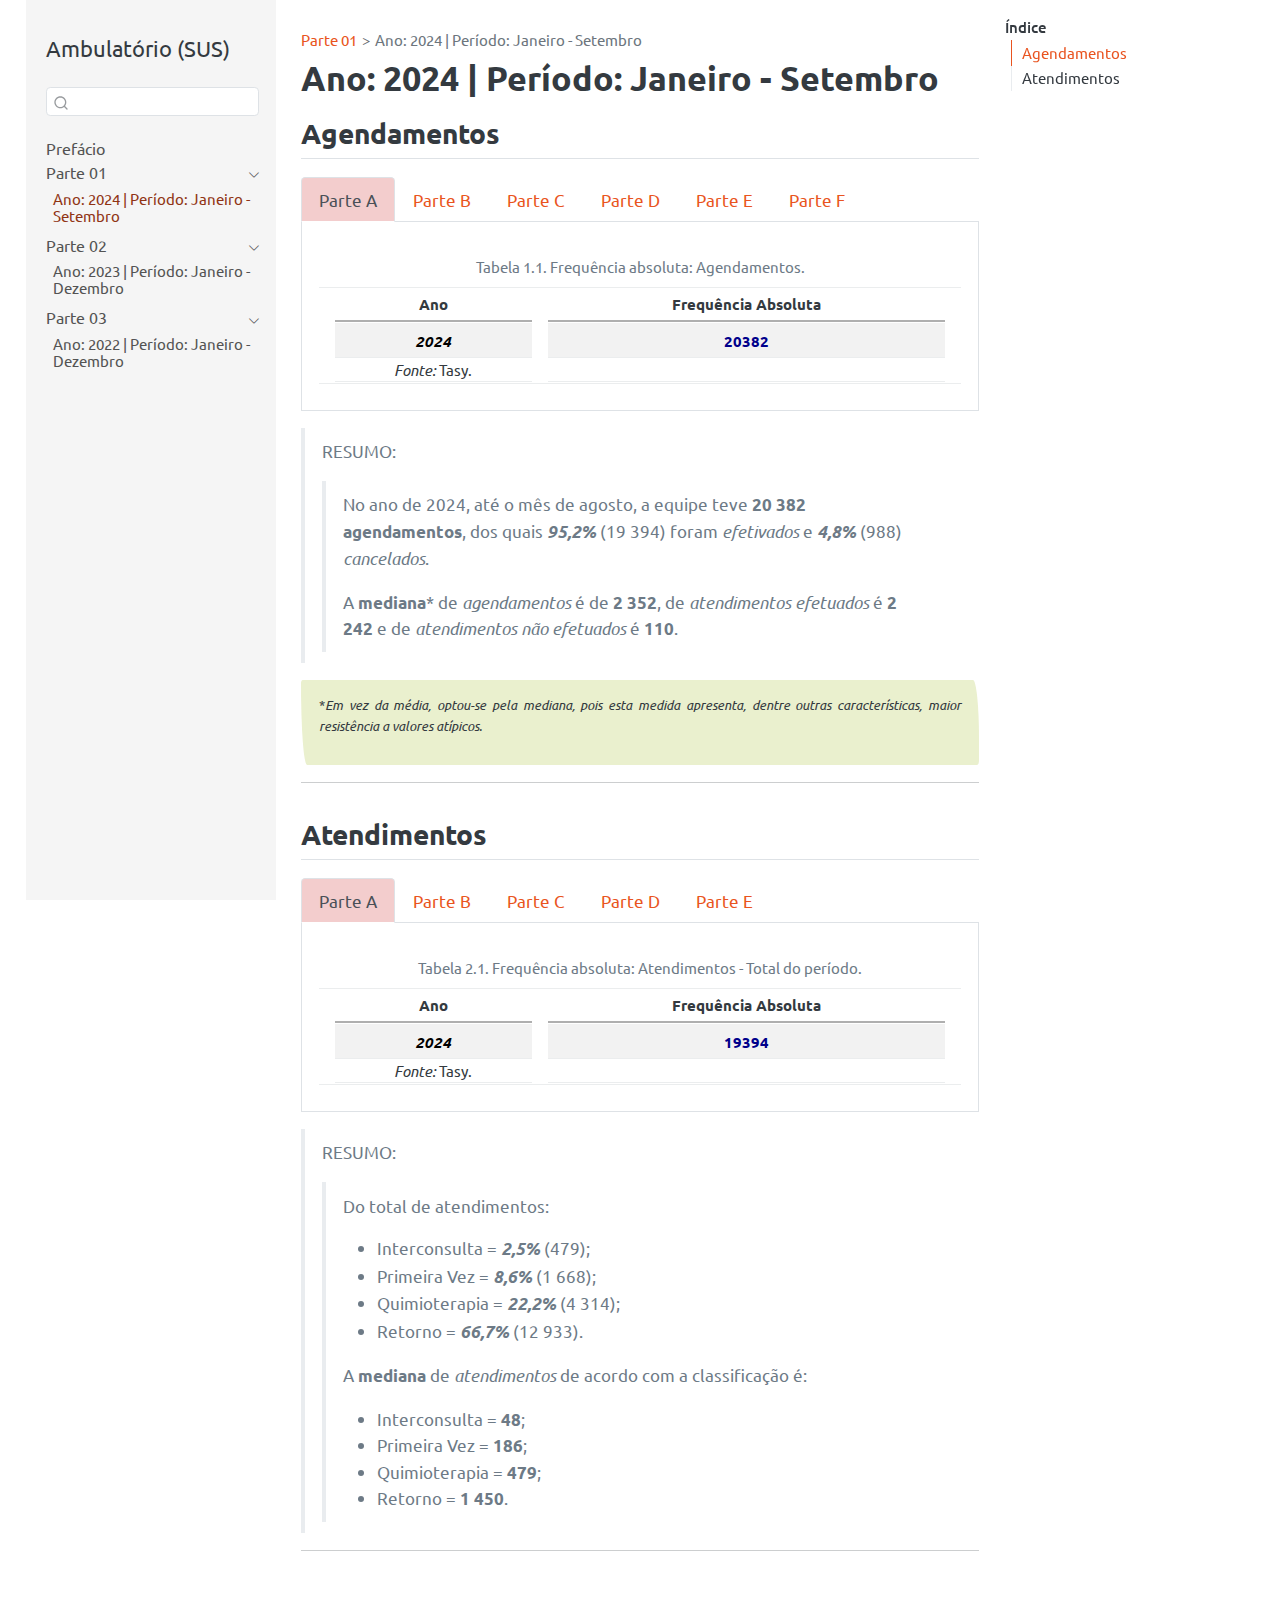
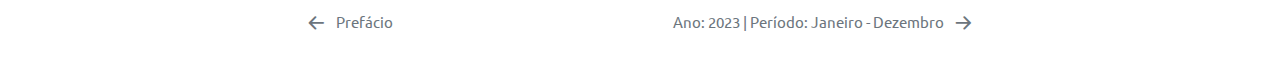
<file: _book/2024.html>
<!DOCTYPE html>
<html xmlns="http://www.w3.org/1999/xhtml" lang="pt-br" xml:lang="pt-br"><head>

<meta charset="utf-8">
<meta name="generator" content="quarto-1.5.57">

<meta name="viewport" content="width=device-width, initial-scale=1.0, user-scalable=yes">

<meta name="description" content="Solicitante: Dr.&nbsp;Eldom de Medeiros Soares   CRM 17071 | Cirurgia Oncológica">

<title>Ano: 2024 | Período: Janeiro - Setembro – Ambulatório (SUS)</title>
<style>
code{white-space: pre-wrap;}
span.smallcaps{font-variant: small-caps;}
div.columns{display: flex; gap: min(4vw, 1.5em);}
div.column{flex: auto; overflow-x: auto;}
div.hanging-indent{margin-left: 1.5em; text-indent: -1.5em;}
ul.task-list{list-style: none;}
ul.task-list li input[type="checkbox"] {
  width: 0.8em;
  margin: 0 0.8em 0.2em -1em; /* quarto-specific, see https://github.com/quarto-dev/quarto-cli/issues/4556 */ 
  vertical-align: middle;
}
</style>


<script src="site_libs/quarto-nav/quarto-nav.js"></script>
<script src="site_libs/quarto-nav/headroom.min.js"></script>
<script src="site_libs/clipboard/clipboard.min.js"></script>
<script src="site_libs/quarto-search/autocomplete.umd.js"></script>
<script src="site_libs/quarto-search/fuse.min.js"></script>
<script src="site_libs/quarto-search/quarto-search.js"></script>
<meta name="quarto:offset" content="./">
<link href="./2023.html" rel="next">
<link href="./index.html" rel="prev">
<script src="site_libs/quarto-html/quarto.js"></script>
<script src="site_libs/quarto-html/popper.min.js"></script>
<script src="site_libs/quarto-html/tippy.umd.min.js"></script>
<script src="site_libs/quarto-html/anchor.min.js"></script>
<link href="site_libs/quarto-html/tippy.css" rel="stylesheet">
<link href="site_libs/quarto-html/quarto-syntax-highlighting.css" rel="stylesheet" id="quarto-text-highlighting-styles">
<script src="site_libs/bootstrap/bootstrap.min.js"></script>
<link href="site_libs/bootstrap/bootstrap-icons.css" rel="stylesheet">
<link href="site_libs/bootstrap/bootstrap.min.css" rel="stylesheet" id="quarto-bootstrap" data-mode="light">
<script id="quarto-search-options" type="application/json">{
  "location": "sidebar",
  "copy-button": false,
  "collapse-after": 3,
  "panel-placement": "start",
  "type": "textbox",
  "limit": 50,
  "keyboard-shortcut": [
    "f",
    "/",
    "s"
  ],
  "show-item-context": false,
  "language": {
    "search-no-results-text": "Nenhum resultado",
    "search-matching-documents-text": "documentos correspondentes",
    "search-copy-link-title": "Copiar link para a busca",
    "search-hide-matches-text": "Esconder correspondências adicionais",
    "search-more-match-text": "mais correspondência neste documento",
    "search-more-matches-text": "mais correspondências neste documento",
    "search-clear-button-title": "Limpar",
    "search-text-placeholder": "",
    "search-detached-cancel-button-title": "Cancelar",
    "search-submit-button-title": "Enviar",
    "search-label": "Procurar"
  }
}</script>
<script src="site_libs/kePrint-0.0.1/kePrint.js"></script>

<link href="site_libs/lightable-0.0.1/lightable.css" rel="stylesheet">

<link href="site_libs/htmltools-fill-0.5.8.1/fill.css" rel="stylesheet">

<script src="site_libs/htmlwidgets-1.6.4/htmlwidgets.js"></script>

<script src="site_libs/apexcharter-binding-0.4.4/apexcharter.js"></script>

<script src="site_libs/echarts4r-4.8.0/echarts-en.min.js"></script>

<script src="site_libs/echarts4r-4.8.0/ecStat.min.js"></script>

<script src="site_libs/echarts4r-4.8.0/dataTool.min.js"></script>

<script src="site_libs/echarts4r-binding-0.4.5/echarts4r.js"></script>

<script src="site_libs/essos-1.0.0/essos.js"></script>



<link rel="stylesheet" href="style.css">
</head>

<body class="nav-sidebar floating">

<div id="quarto-search-results"></div>
  <header id="quarto-header" class="headroom fixed-top">
  <nav class="quarto-secondary-nav">
    <div class="container-fluid d-flex">
      <button type="button" class="quarto-btn-toggle btn" data-bs-toggle="collapse" role="button" data-bs-target=".quarto-sidebar-collapse-item" aria-controls="quarto-sidebar" aria-expanded="false" aria-label="Alternar barra lateral" onclick="if (window.quartoToggleHeadroom) { window.quartoToggleHeadroom(); }">
        <i class="bi bi-layout-text-sidebar-reverse"></i>
      </button>
        <nav class="quarto-page-breadcrumbs" aria-label="breadcrumb"><ol class="breadcrumb"><li class="breadcrumb-item"><a href="./2024.html">Parte 01</a></li><li class="breadcrumb-item"><a href="./2024.html">Ano: 2024 | Período: Janeiro - Setembro</a></li></ol></nav>
        <a class="flex-grow-1" role="navigation" data-bs-toggle="collapse" data-bs-target=".quarto-sidebar-collapse-item" aria-controls="quarto-sidebar" aria-expanded="false" aria-label="Alternar barra lateral" onclick="if (window.quartoToggleHeadroom) { window.quartoToggleHeadroom(); }">      
        </a>
      <button type="button" class="btn quarto-search-button" aria-label="Procurar" onclick="window.quartoOpenSearch();">
        <i class="bi bi-search"></i>
      </button>
    </div>
  </nav>
</header>
<!-- content -->
<div id="quarto-content" class="quarto-container page-columns page-rows-contents page-layout-article">
<!-- sidebar -->
  <nav id="quarto-sidebar" class="sidebar collapse collapse-horizontal quarto-sidebar-collapse-item sidebar-navigation floating overflow-auto">
    <div class="pt-lg-2 mt-2 text-left sidebar-header">
    <div class="sidebar-title mb-0 py-0">
      <a href="./">Ambulatório (SUS)</a> 
    </div>
      </div>
        <div class="mt-2 flex-shrink-0 align-items-center">
        <div class="sidebar-search">
        <div id="quarto-search" class="" title="Procurar"></div>
        </div>
        </div>
    <div class="sidebar-menu-container"> 
    <ul class="list-unstyled mt-1">
        <li class="sidebar-item">
  <div class="sidebar-item-container"> 
  <a href="./index.html" class="sidebar-item-text sidebar-link">
 <span class="menu-text">Prefácio</span></a>
  </div>
</li>
        <li class="sidebar-item sidebar-item-section">
      <div class="sidebar-item-container"> 
            <a class="sidebar-item-text sidebar-link text-start" data-bs-toggle="collapse" data-bs-target="#quarto-sidebar-section-1" role="navigation" aria-expanded="true">
 <span class="menu-text">Parte 01</span></a>
          <a class="sidebar-item-toggle text-start" data-bs-toggle="collapse" data-bs-target="#quarto-sidebar-section-1" role="navigation" aria-expanded="true" aria-label="Alternar seção">
            <i class="bi bi-chevron-right ms-2"></i>
          </a> 
      </div>
      <ul id="quarto-sidebar-section-1" class="collapse list-unstyled sidebar-section depth1 show">  
          <li class="sidebar-item">
  <div class="sidebar-item-container"> 
  <a href="./2024.html" class="sidebar-item-text sidebar-link active">
 <span class="menu-text">Ano: 2024 | Período: Janeiro - Setembro</span></a>
  </div>
</li>
      </ul>
  </li>
        <li class="sidebar-item sidebar-item-section">
      <div class="sidebar-item-container"> 
            <a class="sidebar-item-text sidebar-link text-start" data-bs-toggle="collapse" data-bs-target="#quarto-sidebar-section-2" role="navigation" aria-expanded="true">
 <span class="menu-text">Parte 02</span></a>
          <a class="sidebar-item-toggle text-start" data-bs-toggle="collapse" data-bs-target="#quarto-sidebar-section-2" role="navigation" aria-expanded="true" aria-label="Alternar seção">
            <i class="bi bi-chevron-right ms-2"></i>
          </a> 
      </div>
      <ul id="quarto-sidebar-section-2" class="collapse list-unstyled sidebar-section depth1 show">  
          <li class="sidebar-item">
  <div class="sidebar-item-container"> 
  <a href="./2023.html" class="sidebar-item-text sidebar-link">
 <span class="menu-text">Ano: 2023 | Período: Janeiro - Dezembro</span></a>
  </div>
</li>
      </ul>
  </li>
        <li class="sidebar-item sidebar-item-section">
      <div class="sidebar-item-container"> 
            <a class="sidebar-item-text sidebar-link text-start" data-bs-toggle="collapse" data-bs-target="#quarto-sidebar-section-3" role="navigation" aria-expanded="true">
 <span class="menu-text">Parte 03</span></a>
          <a class="sidebar-item-toggle text-start" data-bs-toggle="collapse" data-bs-target="#quarto-sidebar-section-3" role="navigation" aria-expanded="true" aria-label="Alternar seção">
            <i class="bi bi-chevron-right ms-2"></i>
          </a> 
      </div>
      <ul id="quarto-sidebar-section-3" class="collapse list-unstyled sidebar-section depth1 show">  
          <li class="sidebar-item">
  <div class="sidebar-item-container"> 
  <a href="./2022.html" class="sidebar-item-text sidebar-link">
 <span class="menu-text">Ano: 2022 | Período: Janeiro - Dezembro</span></a>
  </div>
</li>
      </ul>
  </li>
    </ul>
    </div>
</nav>
<div id="quarto-sidebar-glass" class="quarto-sidebar-collapse-item" data-bs-toggle="collapse" data-bs-target=".quarto-sidebar-collapse-item"></div>
<!-- margin-sidebar -->
    <div id="quarto-margin-sidebar" class="sidebar margin-sidebar">
        <nav id="TOC" role="doc-toc" class="toc-active">
    <h2 id="toc-title">Índice</h2>
   
  <ul>
  <li><a href="#agendamentos" id="toc-agendamentos" class="nav-link active" data-scroll-target="#agendamentos">Agendamentos</a></li>
  <li><a href="#atendimentos" id="toc-atendimentos" class="nav-link" data-scroll-target="#atendimentos">Atendimentos</a></li>
  </ul>
</nav>
    </div>
<!-- main -->
<main class="content" id="quarto-document-content">

<header id="title-block-header" class="quarto-title-block default"><nav class="quarto-page-breadcrumbs quarto-title-breadcrumbs d-none d-lg-block" aria-label="breadcrumb"><ol class="breadcrumb"><li class="breadcrumb-item"><a href="./2024.html">Parte 01</a></li><li class="breadcrumb-item"><a href="./2024.html">Ano: 2024 | Período: Janeiro - Setembro</a></li></ol></nav>
<div class="quarto-title">
<h1 class="title">Ano: 2024 | Período: Janeiro - Setembro</h1>
</div>



<div class="quarto-title-meta">

    
  
    
  </div>
  


</header>


<section id="agendamentos" class="level2">
<h2 class="anchored" data-anchor-id="agendamentos">Agendamentos</h2>
<div class="tabset-margin-container"></div><div class="panel-tabset">
<ul class="nav nav-tabs" role="tablist"><li class="nav-item" role="presentation"><a class="nav-link active" id="tabset-1-1-tab" data-bs-toggle="tab" data-bs-target="#tabset-1-1" role="tab" aria-controls="tabset-1-1" aria-selected="true" aria-current="page">Parte A</a></li><li class="nav-item" role="presentation"><a class="nav-link" id="tabset-1-2-tab" data-bs-toggle="tab" data-bs-target="#tabset-1-2" role="tab" aria-controls="tabset-1-2" aria-selected="false">Parte B</a></li><li class="nav-item" role="presentation"><a class="nav-link" id="tabset-1-3-tab" data-bs-toggle="tab" data-bs-target="#tabset-1-3" role="tab" aria-controls="tabset-1-3" aria-selected="false">Parte C</a></li><li class="nav-item" role="presentation"><a class="nav-link" id="tabset-1-4-tab" data-bs-toggle="tab" data-bs-target="#tabset-1-4" role="tab" aria-controls="tabset-1-4" aria-selected="false">Parte D</a></li><li class="nav-item" role="presentation"><a class="nav-link" id="tabset-1-5-tab" data-bs-toggle="tab" data-bs-target="#tabset-1-5" role="tab" aria-controls="tabset-1-5" aria-selected="false">Parte E</a></li><li class="nav-item" role="presentation"><a class="nav-link" id="tabset-1-6-tab" data-bs-toggle="tab" data-bs-target="#tabset-1-6" role="tab" aria-controls="tabset-1-6" aria-selected="false">Parte F</a></li></ul>
<div class="tab-content">
<div id="tabset-1-1" class="tab-pane active" role="tabpanel" aria-labelledby="tabset-1-1-tab">
<div class="cell">
<div class="cell-output-display">
<table class="lightable-minimal lightable-striped lightable-hover caption-top table table-sm table-striped small" data-quarto-postprocess="true">
<caption>Tabela 1.1. Frequência absoluta: Agendamentos.</caption>
<thead>
<tr class="header">
<th style="text-align: center;" data-quarto-table-cell-role="th">Ano</th>
<th style="text-align: center;" data-quarto-table-cell-role="th">Frequência Absoluta</th>
</tr>
</thead>
<tbody>
<tr class="odd">
<td style="text-align: center; font-weight: bold; font-style: italic; color: black !important;">2024</td>
<td style="text-align: center; font-weight: bold; color: darkblue !important;">20382</td>
</tr>
</tbody><tfoot>
<tr class="even">
<td style="text-align: center; padding: 0;"><span style="font-style: italic;">Fonte: </span> <sup></sup> Tasy.</td>
<td style="text-align: center;"></td>
</tr>
</tfoot>

</table>


</div>
</div>
</div>
<div id="tabset-1-2" class="tab-pane" role="tabpanel" aria-labelledby="tabset-1-2-tab">
<div class="cell">
<div class="cell-output-display">
<table class="lightable-minimal lightable-striped lightable-hover caption-top table table-sm table-striped small" data-quarto-postprocess="true">
<caption>Tabela 1.2. Frequências absoluta e relativa: Classificações de Agendamento<br>
<em>Valores agrupados por ano e classificações.</em></caption>
<thead>
<tr class="header">
<th style="text-align: center;" data-quarto-table-cell-role="th">Ano</th>
<th style="text-align: center;" data-quarto-table-cell-role="th">Classificações de Agendamento</th>
<th style="text-align: center;" data-quarto-table-cell-role="th">Frequência Absoluta</th>
<th style="text-align: center;" data-quarto-table-cell-role="th">Frequência relativa (em%)</th>
</tr>
</thead>
<tbody>
<tr class="odd">
<td style="text-align: center; font-weight: bold; font-style: italic; color: black !important;">2024</td>
<td style="text-align: center; font-style: italic; color: darkgray !important;">Atendimentos efetuados</td>
<td style="text-align: center; font-weight: bold; color: darkblue !important;">19394</td>
<td style="text-align: center; font-weight: bold; color: darkred !important;">95.2</td>
</tr>
<tr class="even">
<td style="text-align: center; font-weight: bold; font-style: italic; color: black !important;">2024</td>
<td style="text-align: center; font-style: italic; color: darkgray !important;">Atendimentos não efetuados</td>
<td style="text-align: center; font-weight: bold; color: darkblue !important;">988</td>
<td style="text-align: center; font-weight: bold; color: darkred !important;">4.8</td>
</tr>
</tbody><tfoot>
<tr class="odd">
<td style="text-align: center; padding: 0;"><span style="font-style: italic;">Fonte: </span> <sup></sup> Tasy.</td>
<td style="text-align: center;"></td>
<td style="text-align: center;"></td>
<td style="text-align: center;"></td>
</tr>
</tfoot>

</table>


</div>
</div>
</div>
<div id="tabset-1-3" class="tab-pane" role="tabpanel" aria-labelledby="tabset-1-3-tab">
<div class="cell">
<div class="cell-output-display">
<div class="apexcharter html-widget html-fill-item" id="htmlwidget-a95efb223cde613ee974" style="width:100%;height:350px;"></div>
<script type="application/json" data-for="htmlwidget-a95efb223cde613ee974">{"x":{"ax_opts":{"chart":{"type":"bar"},"series":[{"name":"Atendimentos efetuados","type":"bar","data":[{"x":"Jan/24","y":2279},{"x":"Fev/24","y":2025},{"x":"Mar/24","y":2040},{"x":"Abr/24","y":2374},{"x":"Mai/24","y":1713},{"x":"Jun/24","y":2260},{"x":"Jul/24","y":2107},{"x":"Ago/24","y":2242},{"x":"Set/24","y":2354}]},{"name":"Atendimentos não efetuados","type":"bar","data":[{"x":"Jan/24","y":135},{"x":"Fev/24","y":111},{"x":"Mar/24","y":102},{"x":"Abr/24","y":121},{"x":"Mai/24","y":95},{"x":"Jun/24","y":94},{"x":"Jul/24","y":133},{"x":"Ago/24","y":110},{"x":"Set/24","y":87}]}],"dataLabels":{"enabled":false},"plotOptions":{"bar":{"horizontal":false,"isDumbbell":false}},"tooltip":{"shared":true,"intersect":false,"followCursor":true},"grid":{"yaxis":{"lines":{"show":true}},"xaxis":{"lines":{"show":false}}},"yaxis":{"labels":{"style":{"colors":"#848484"}}},"xaxis":{"labels":{"style":{"colors":"#848484"}}},"title":{"text":"Gráfico 1.1. Freqências absolutas mensais","style":{"fontWeight":700,"fontSize":"16px"}},"subtitle":{"text":"Classificações de Agendamentos","style":{"fontWeight":400,"fontSize":"14px"}}},"auto_update":{"series_animate":true,"update_options":false,"options_animate":true,"options_redrawPaths":true,"update_synced_charts":false},"sparkbox":false,"type":"column"},"evals":[],"jsHooks":[]}</script>
</div>
</div>
</div>
<div id="tabset-1-4" class="tab-pane" role="tabpanel" aria-labelledby="tabset-1-4-tab">
<div class="cell">
<div class="cell-output-display">
<table class="lightable-minimal lightable-striped lightable-hover caption-top table table-sm table-striped small" data-quarto-postprocess="true">
<caption>Tabela 1.3. Frequências relativas (em %): Classificações de Agendamento<br>
<em>Valores agrupados por mês e classificação.</em></caption>
<thead>
<tr class="header">
<th style="text-align: center;" data-quarto-table-cell-role="th">Meses</th>
<th style="text-align: center;" data-quarto-table-cell-role="th">Atendimentos efetuados</th>
<th style="text-align: center;" data-quarto-table-cell-role="th">Atendimentos não efetuados</th>
</tr>
</thead>
<tbody>
<tr class="odd">
<td style="text-align: center; font-style: italic; color: darkgray !important;">Jan/24</td>
<td style="text-align: center; font-weight: bold; color: darkblue !important;">94.4</td>
<td style="text-align: center; font-weight: bold; color: darkred !important;">5.6</td>
</tr>
<tr class="even">
<td style="text-align: center; font-style: italic; color: darkgray !important;">Fev/24</td>
<td style="text-align: center; font-weight: bold; color: darkblue !important;">94.8</td>
<td style="text-align: center; font-weight: bold; color: darkred !important;">5.2</td>
</tr>
<tr class="odd">
<td style="text-align: center; font-style: italic; color: darkgray !important;">Mar/24</td>
<td style="text-align: center; font-weight: bold; color: darkblue !important;">95.2</td>
<td style="text-align: center; font-weight: bold; color: darkred !important;">4.8</td>
</tr>
<tr class="even">
<td style="text-align: center; font-style: italic; color: darkgray !important;">Abr/24</td>
<td style="text-align: center; font-weight: bold; color: darkblue !important;">95.2</td>
<td style="text-align: center; font-weight: bold; color: darkred !important;">4.8</td>
</tr>
<tr class="odd">
<td style="text-align: center; font-style: italic; color: darkgray !important;">Mai/24</td>
<td style="text-align: center; font-weight: bold; color: darkblue !important;">94.7</td>
<td style="text-align: center; font-weight: bold; color: darkred !important;">5.3</td>
</tr>
<tr class="even">
<td style="text-align: center; font-style: italic; color: darkgray !important;">Jun/24</td>
<td style="text-align: center; font-weight: bold; color: darkblue !important;">96.0</td>
<td style="text-align: center; font-weight: bold; color: darkred !important;">4.0</td>
</tr>
<tr class="odd">
<td style="text-align: center; font-style: italic; color: darkgray !important;">Jul/24</td>
<td style="text-align: center; font-weight: bold; color: darkblue !important;">94.1</td>
<td style="text-align: center; font-weight: bold; color: darkred !important;">5.9</td>
</tr>
<tr class="even">
<td style="text-align: center; font-style: italic; color: darkgray !important;">Ago/24</td>
<td style="text-align: center; font-weight: bold; color: darkblue !important;">95.3</td>
<td style="text-align: center; font-weight: bold; color: darkred !important;">4.7</td>
</tr>
<tr class="odd">
<td style="text-align: center; font-style: italic; color: darkgray !important;">Set/24</td>
<td style="text-align: center; font-weight: bold; color: darkblue !important;">96.4</td>
<td style="text-align: center; font-weight: bold; color: darkred !important;">3.6</td>
</tr>
</tbody><tfoot>
<tr class="even">
<td style="text-align: center; padding: 0;"><span style="font-style: italic;">Fonte: </span> <sup></sup> Tasy.</td>
<td style="text-align: center;"></td>
<td style="text-align: center;"></td>
</tr>
</tfoot>

</table>


</div>
</div>
</div>
<div id="tabset-1-5" class="tab-pane" role="tabpanel" aria-labelledby="tabset-1-5-tab">
<div class="cell">
<div class="cell-output-display">
<div class="echarts4r html-widget html-fill-item" id="htmlwidget-01a913b888a37d5cdcf3" style="width:100%;height:500px;"></div>
<script type="application/json" data-for="htmlwidget-01a913b888a37d5cdcf3">{"x":{"theme":"","tl":false,"draw":true,"renderer":"canvas","events":[],"buttons":[],"opts":{"yAxis":[{"show":true}],"series":[{"name":"Agendamentos (GERAL)","type":"boxplot","data":[[1808,2142,2352,2414,2495]]},{"type":"scatter","data":[]}],"xAxis":[{"data":["Total"],"type":"category"}],"tooltip":{"trigger":"axis","valueFormatter":"\n                                        (value) => '' + Number(value).toFixed(0)\n                                        "},"title":[{"text":"Gráfico 1.2. Boxplot - Agendamentos"}]},"dispose":true},"evals":["opts.tooltip.valueFormatter"],"jsHooks":[]}</script>
</div>
</div>
</div>
<div id="tabset-1-6" class="tab-pane" role="tabpanel" aria-labelledby="tabset-1-6-tab">
<div class="cell">
<div class="cell-output-display">
<div class="echarts4r html-widget html-fill-item" id="htmlwidget-959d005332dfb1cfa527" style="width:100%;height:500px;"></div>
<script type="application/json" data-for="htmlwidget-959d005332dfb1cfa527">{"x":{"theme":"","tl":false,"draw":true,"renderer":"canvas","events":[],"buttons":[],"opts":{"yAxis":[{"show":true}],"series":[{"name":"Quantidade","type":"boxplot","data":[[1713,2040,2242,2279,2374],[87,95,110,121,135]]},{"type":"scatter","data":[]}],"xAxis":[{"data":["Atendimentos efetuados","Atendimentos não efetuados"],"type":"category"}],"tooltip":{"trigger":"axis","valueFormatter":"\n                                        (value) => '' + Number(value).toFixed(0)\n                                        "},"title":[{"text":"Gráfico 1.3. Boxplot - Classificações de Agendamento"}]},"dispose":true},"evals":["opts.tooltip.valueFormatter"],"jsHooks":[]}</script>
</div>
</div>
</div>
</div>
</div>
<blockquote class="blockquote">
<p>RESUMO:</p>
<blockquote class="blockquote">
<p>No ano de 2024, até o mês de agosto, a equipe teve <strong>20 382 agendamentos</strong>, dos quais <strong><em>95,2%</em></strong> (19 394) foram <em>efetivados</em> e <strong><em>4,8%</em></strong> (988) <em>cancelados</em>.</p>
<p>A <strong>mediana</strong>* de <em>agendamentos</em> é de <strong>2 352</strong>, de <em>atendimentos efetuados</em> é <strong>2 242</strong> e de <em>atendimentos não efetuados</em> é <strong>110</strong>.</p>
</blockquote>
</blockquote>
<div class="unnumbered" style="font-size: 13px; text-align:justify; background-color: #EAF0CE; padding: 15px 18px 12px 18px; border-radius: 10px 5% / 20px 25em 30px 35em;">
<p>*<em>Em vez da média, optou-se pela mediana, pois esta medida apresenta, dentre outras características, maior resistência a valores atípicos.</em></p>
</div>
<hr>
</section>
<section id="atendimentos" class="level2">
<h2 class="anchored" data-anchor-id="atendimentos">Atendimentos</h2>
<div class="tabset-margin-container"></div><div class="panel-tabset">
<ul class="nav nav-tabs" role="tablist"><li class="nav-item" role="presentation"><a class="nav-link active" id="tabset-2-1-tab" data-bs-toggle="tab" data-bs-target="#tabset-2-1" role="tab" aria-controls="tabset-2-1" aria-selected="true">Parte A</a></li><li class="nav-item" role="presentation"><a class="nav-link" id="tabset-2-2-tab" data-bs-toggle="tab" data-bs-target="#tabset-2-2" role="tab" aria-controls="tabset-2-2" aria-selected="false">Parte B</a></li><li class="nav-item" role="presentation"><a class="nav-link" id="tabset-2-3-tab" data-bs-toggle="tab" data-bs-target="#tabset-2-3" role="tab" aria-controls="tabset-2-3" aria-selected="false">Parte C</a></li><li class="nav-item" role="presentation"><a class="nav-link" id="tabset-2-4-tab" data-bs-toggle="tab" data-bs-target="#tabset-2-4" role="tab" aria-controls="tabset-2-4" aria-selected="false">Parte D</a></li><li class="nav-item" role="presentation"><a class="nav-link" id="tabset-2-5-tab" data-bs-toggle="tab" data-bs-target="#tabset-2-5" role="tab" aria-controls="tabset-2-5" aria-selected="false">Parte E</a></li></ul>
<div class="tab-content">
<div id="tabset-2-1" class="tab-pane active" role="tabpanel" aria-labelledby="tabset-2-1-tab">
<div class="cell">
<div class="cell-output-display">
<table class="lightable-minimal lightable-striped lightable-hover caption-top table table-sm table-striped small" data-quarto-postprocess="true">
<caption>Tabela 2.1. Frequência absoluta: Atendimentos - Total do período.</caption>
<thead>
<tr class="header">
<th style="text-align: center;" data-quarto-table-cell-role="th">Ano</th>
<th style="text-align: center;" data-quarto-table-cell-role="th">Frequência Absoluta</th>
</tr>
</thead>
<tbody>
<tr class="odd">
<td style="text-align: center; font-weight: bold; font-style: italic; color: black !important;">2024</td>
<td style="text-align: center; font-weight: bold; color: darkblue !important;">19394</td>
</tr>
</tbody><tfoot>
<tr class="even">
<td style="text-align: center; padding: 0;"><span style="font-style: italic;">Fonte: </span> <sup></sup> Tasy.</td>
<td style="text-align: center;"></td>
</tr>
</tfoot>

</table>


</div>
</div>
</div>
<div id="tabset-2-2" class="tab-pane" role="tabpanel" aria-labelledby="tabset-2-2-tab">
<div class="cell">
<div class="cell-output-display">
<table class="lightable-minimal lightable-striped lightable-hover caption-top table table-sm table-striped small" data-quarto-postprocess="true">
<caption>Tabela 2.2. Frequências absoluta e relativa: Classificações de Atendimento.<br>
<em>Valores agrupados por classificações conforme o total do período.</em></caption>
<thead>
<tr class="header">
<th style="text-align: center;" data-quarto-table-cell-role="th">Classificações de Atendimento</th>
<th style="text-align: center;" data-quarto-table-cell-role="th">Frequência Absoluta</th>
<th style="text-align: center;" data-quarto-table-cell-role="th">Frequência relativa (em%)</th>
</tr>
</thead>
<tbody>
<tr class="odd">
<td style="text-align: center; font-style: italic; color: darkgray !important;">Interconsulta</td>
<td style="text-align: center; font-weight: bold; color: darkblue !important;">479</td>
<td style="text-align: center; font-weight: bold; color: darkred !important;">2.5</td>
</tr>
<tr class="even">
<td style="text-align: center; font-style: italic; color: darkgray !important;">Primeira Vez</td>
<td style="text-align: center; font-weight: bold; color: darkblue !important;">1668</td>
<td style="text-align: center; font-weight: bold; color: darkred !important;">8.6</td>
</tr>
<tr class="odd">
<td style="text-align: center; font-style: italic; color: darkgray !important;">Quimioterapia</td>
<td style="text-align: center; font-weight: bold; color: darkblue !important;">4314</td>
<td style="text-align: center; font-weight: bold; color: darkred !important;">22.2</td>
</tr>
<tr class="even">
<td style="text-align: center; font-style: italic; color: darkgray !important;">Retorno</td>
<td style="text-align: center; font-weight: bold; color: darkblue !important;">12933</td>
<td style="text-align: center; font-weight: bold; color: darkred !important;">66.7</td>
</tr>
</tbody><tfoot>
<tr class="odd">
<td style="text-align: center; padding: 0;"><span style="font-style: italic;">Fonte: </span> <sup></sup> Tasy.</td>
<td style="text-align: center;"></td>
<td style="text-align: center;"></td>
</tr>
</tfoot>

</table>


</div>
</div>
</div>
<div id="tabset-2-3" class="tab-pane" role="tabpanel" aria-labelledby="tabset-2-3-tab">
<div class="cell">
<div class="cell-output-display">
<div class="echarts4r html-widget html-fill-item" id="htmlwidget-6c92bdec22b1fe92c6cd" style="width:100%;height:500px;"></div>
<script type="application/json" data-for="htmlwidget-6c92bdec22b1fe92c6cd">{"x":{"theme":"essos","tl":true,"draw":true,"renderer":"canvas","events":[],"buttons":[],"opts":{"baseOption":{"yAxis":[{"show":true}],"timeline":{"data":["Interconsulta","Primeira Vez","Quimioterapia","Retorno"],"axisType":"category","playInterval":2055},"xAxis":[{"data":["Jan/24","Fev/24","Mar/24","Abr/24","Mai/24","Jun/24","Jul/24","Ago/24","Set/24"],"type":"category","boundaryGap":true}],"legend":{"data":["Frequência:"],"show":false,"type":"plain"},"series":[{"name":"Frequência:","type":"bar","yAxisIndex":0,"xAxisIndex":0,"coordinateSystem":"cartesian2d","symbol_size":5,"itemStyle":{"borderColor":"darkgrey","borderWidth":".7"},"label":{"show":true,"position":"insideTop","fontSize":14,"fontStyle":"bold"}}],"tooltip":{"trigger":"axis","valueFormatter":"\n              (value) => '' + Number(value).toFixed(0)\n                                        "},"title":[{"text":"Gráfico 2.1. Frequência absoluta mensal.","subtext":"Classificações de atendimento."}]},"options":[{"series":[{"data":[{"value":["Jan/24","75"]},{"value":["Fev/24","46"]},{"value":["Mar/24","63"]},{"value":["Abr/24","61"]},{"value":["Mai/24","48"]},{"value":["Jun/24","45"]},{"value":["Jul/24","43"]},{"value":["Ago/24","50"]},{"value":["Set/24","48"]}]}]},{"series":[{"data":[{"value":["Jan/24","178"]},{"value":["Fev/24","186"]},{"value":["Mar/24","174"]},{"value":["Abr/24","194"]},{"value":["Mai/24","152"]},{"value":["Jun/24","201"]},{"value":["Jul/24","177"]},{"value":["Ago/24","195"]},{"value":["Set/24","211"]}]}]},{"series":[{"data":[{"value":["Jan/24","465"]},{"value":["Fev/24","462"]},{"value":["Mar/24","479"]},{"value":["Abr/24","510"]},{"value":["Mai/24","387"]},{"value":["Jun/24","461"]},{"value":["Jul/24","486"]},{"value":["Ago/24","547"]},{"value":["Set/24","517"]}]}]},{"series":[{"data":[{"value":["Jan/24","1561"]},{"value":["Fev/24","1331"]},{"value":["Mar/24","1324"]},{"value":["Abr/24","1609"]},{"value":["Mai/24","1126"]},{"value":["Jun/24","1553"]},{"value":["Jul/24","1401"]},{"value":["Ago/24","1450"]},{"value":["Set/24","1578"]}]}]}],"legend":{"data":["Frequência:","Frequência:","Frequência:","Frequência:"]}},"dispose":true},"evals":["opts.baseOption.tooltip.valueFormatter"],"jsHooks":[]}</script>
</div>
</div>
<div class="unnumbered" style="font-size: 13px; text-align:center; background-color: #EAF0CE; padding: 15px 18px 12px 18px; border-radius: 15px 10% / 25px 30em 35px 40em;">
<p>Interconsulta &lt;&gt; Primeira Vez &lt;&gt; Quimioterapia &lt;&gt; Retorno</p>
</div>
</div>
<div id="tabset-2-4" class="tab-pane" role="tabpanel" aria-labelledby="tabset-2-4-tab">
<div class="cell">
<div class="cell-output-display">
<table class="lightable-minimal lightable-striped lightable-hover caption-top table table-sm table-striped small" data-quarto-postprocess="true">
<caption>Tabela 2.3. Frequências relativas mensais (em %): Classificações de Atendimento.<br>
<em>Valores agrupados por mês e classificação.</em></caption>
<thead>
<tr class="header">
<th style="text-align: center;" data-quarto-table-cell-role="th">Meses</th>
<th style="text-align: center;" data-quarto-table-cell-role="th">Interconsulta</th>
<th style="text-align: center;" data-quarto-table-cell-role="th">Primeira Vez</th>
<th style="text-align: center;" data-quarto-table-cell-role="th">Quimioterapia</th>
<th style="text-align: center;" data-quarto-table-cell-role="th">Retorno</th>
</tr>
</thead>
<tbody>
<tr class="odd">
<td style="text-align: center; font-style: italic; color: darkgray !important;">Jan/24</td>
<td style="text-align: center; font-weight: bold; color: darkred !important;">3.3</td>
<td style="text-align: center; font-weight: bold; color: darkred !important;">7.8</td>
<td style="text-align: center; font-weight: bold; color: darkred !important;">20.4</td>
<td style="text-align: center; font-weight: bold; color: darkred !important;">68.5</td>
</tr>
<tr class="even">
<td style="text-align: center; font-style: italic; color: darkgray !important;">Fev/24</td>
<td style="text-align: center; font-weight: bold; color: darkred !important;">2.3</td>
<td style="text-align: center; font-weight: bold; color: darkred !important;">9.2</td>
<td style="text-align: center; font-weight: bold; color: darkred !important;">22.8</td>
<td style="text-align: center; font-weight: bold; color: darkred !important;">65.7</td>
</tr>
<tr class="odd">
<td style="text-align: center; font-style: italic; color: darkgray !important;">Mar/24</td>
<td style="text-align: center; font-weight: bold; color: darkred !important;">3.1</td>
<td style="text-align: center; font-weight: bold; color: darkred !important;">8.5</td>
<td style="text-align: center; font-weight: bold; color: darkred !important;">23.5</td>
<td style="text-align: center; font-weight: bold; color: darkred !important;">64.9</td>
</tr>
<tr class="even">
<td style="text-align: center; font-style: italic; color: darkgray !important;">Abr/24</td>
<td style="text-align: center; font-weight: bold; color: darkred !important;">2.6</td>
<td style="text-align: center; font-weight: bold; color: darkred !important;">8.2</td>
<td style="text-align: center; font-weight: bold; color: darkred !important;">21.5</td>
<td style="text-align: center; font-weight: bold; color: darkred !important;">67.8</td>
</tr>
<tr class="odd">
<td style="text-align: center; font-style: italic; color: darkgray !important;">Mai/24</td>
<td style="text-align: center; font-weight: bold; color: darkred !important;">2.8</td>
<td style="text-align: center; font-weight: bold; color: darkred !important;">8.9</td>
<td style="text-align: center; font-weight: bold; color: darkred !important;">22.6</td>
<td style="text-align: center; font-weight: bold; color: darkred !important;">65.7</td>
</tr>
<tr class="even">
<td style="text-align: center; font-style: italic; color: darkgray !important;">Jun/24</td>
<td style="text-align: center; font-weight: bold; color: darkred !important;">2.0</td>
<td style="text-align: center; font-weight: bold; color: darkred !important;">8.9</td>
<td style="text-align: center; font-weight: bold; color: darkred !important;">20.4</td>
<td style="text-align: center; font-weight: bold; color: darkred !important;">68.7</td>
</tr>
<tr class="odd">
<td style="text-align: center; font-style: italic; color: darkgray !important;">Jul/24</td>
<td style="text-align: center; font-weight: bold; color: darkred !important;">2.0</td>
<td style="text-align: center; font-weight: bold; color: darkred !important;">8.4</td>
<td style="text-align: center; font-weight: bold; color: darkred !important;">23.1</td>
<td style="text-align: center; font-weight: bold; color: darkred !important;">66.5</td>
</tr>
<tr class="even">
<td style="text-align: center; font-style: italic; color: darkgray !important;">Ago/24</td>
<td style="text-align: center; font-weight: bold; color: darkred !important;">2.2</td>
<td style="text-align: center; font-weight: bold; color: darkred !important;">8.7</td>
<td style="text-align: center; font-weight: bold; color: darkred !important;">24.4</td>
<td style="text-align: center; font-weight: bold; color: darkred !important;">64.7</td>
</tr>
<tr class="odd">
<td style="text-align: center; font-style: italic; color: darkgray !important;">Set/24</td>
<td style="text-align: center; font-weight: bold; color: darkred !important;">2.0</td>
<td style="text-align: center; font-weight: bold; color: darkred !important;">9.0</td>
<td style="text-align: center; font-weight: bold; color: darkred !important;">22.0</td>
<td style="text-align: center; font-weight: bold; color: darkred !important;">67.0</td>
</tr>
</tbody><tfoot>
<tr class="even">
<td style="text-align: center; padding: 0;"><span style="font-style: italic;">Fonte: </span> <sup></sup> Tasy.</td>
<td style="text-align: center;"></td>
<td style="text-align: center;"></td>
<td style="text-align: center;"></td>
<td style="text-align: center;"></td>
</tr>
</tfoot>

</table>


</div>
</div>
</div>
<div id="tabset-2-5" class="tab-pane" role="tabpanel" aria-labelledby="tabset-2-5-tab">
<div class="cell">
<div class="cell-output-display">
<div class="echarts4r html-widget html-fill-item" id="htmlwidget-e680804e8b611b6383a3" style="width:100%;height:500px;"></div>
<script type="application/json" data-for="htmlwidget-e680804e8b611b6383a3">{"x":{"theme":"essos","tl":false,"draw":true,"renderer":"canvas","events":[],"buttons":[],"opts":{"yAxis":[{"show":true}],"series":[{"name":"Quantidade","type":"boxplot","data":[[43,46,48,61,75],[152,177,186,195,211],[461,462,479,510,547],[1126,1331,1450,1561,1609]]},{"type":"scatter","data":[[2,387]]}],"xAxis":[{"data":["Interconsulta","Primeira Vez","Quimioterapia","Retorno"],"type":"category"}],"tooltip":{"trigger":"axis","valueFormatter":"\n                                        (value) => '' + Number(value).toFixed(0)\n                                        "},"title":[{"text":"Gráfico 2.2. Boxplot - Classificações de Atendimento"}]},"dispose":true},"evals":["opts.tooltip.valueFormatter"],"jsHooks":[]}</script>
</div>
</div>
</div>
</div>
</div>
<blockquote class="blockquote">
<p>RESUMO:</p>
<blockquote class="blockquote">
<p>Do total de atendimentos:</p>
<ul>
<li><p>Interconsulta = <strong><em>2,5%</em></strong> (479);</p></li>
<li><p>Primeira Vez = <strong><em>8,6%</em></strong> (1 668);</p></li>
<li><p>Quimioterapia = <strong><em>22,2%</em></strong> (4 314);</p></li>
<li><p>Retorno = <strong><em>66,7%</em></strong> (12 933).</p></li>
</ul>
<p>A <strong>mediana</strong> de <em>atendimentos</em> de acordo com a classificação é:</p>
<ul>
<li><p>Interconsulta = <strong>48</strong>;</p></li>
<li><p>Primeira Vez = <strong>186</strong>;</p></li>
<li><p>Quimioterapia = <strong>479</strong>;</p></li>
<li><p>Retorno = <strong>1 450</strong>.</p></li>
</ul>
</blockquote>
</blockquote>
<hr>


</section>

</main> <!-- /main -->
<script id="quarto-html-after-body" type="application/javascript">
window.document.addEventListener("DOMContentLoaded", function (event) {
  const toggleBodyColorMode = (bsSheetEl) => {
    const mode = bsSheetEl.getAttribute("data-mode");
    const bodyEl = window.document.querySelector("body");
    if (mode === "dark") {
      bodyEl.classList.add("quarto-dark");
      bodyEl.classList.remove("quarto-light");
    } else {
      bodyEl.classList.add("quarto-light");
      bodyEl.classList.remove("quarto-dark");
    }
  }
  const toggleBodyColorPrimary = () => {
    const bsSheetEl = window.document.querySelector("link#quarto-bootstrap");
    if (bsSheetEl) {
      toggleBodyColorMode(bsSheetEl);
    }
  }
  toggleBodyColorPrimary();  
  const icon = "";
  const anchorJS = new window.AnchorJS();
  anchorJS.options = {
    placement: 'right',
    icon: icon
  };
  anchorJS.add('.anchored');
  const isCodeAnnotation = (el) => {
    for (const clz of el.classList) {
      if (clz.startsWith('code-annotation-')) {                     
        return true;
      }
    }
    return false;
  }
  const onCopySuccess = function(e) {
    // button target
    const button = e.trigger;
    // don't keep focus
    button.blur();
    // flash "checked"
    button.classList.add('code-copy-button-checked');
    var currentTitle = button.getAttribute("title");
    button.setAttribute("title", "Copiada");
    let tooltip;
    if (window.bootstrap) {
      button.setAttribute("data-bs-toggle", "tooltip");
      button.setAttribute("data-bs-placement", "left");
      button.setAttribute("data-bs-title", "Copiada");
      tooltip = new bootstrap.Tooltip(button, 
        { trigger: "manual", 
          customClass: "code-copy-button-tooltip",
          offset: [0, -8]});
      tooltip.show();    
    }
    setTimeout(function() {
      if (tooltip) {
        tooltip.hide();
        button.removeAttribute("data-bs-title");
        button.removeAttribute("data-bs-toggle");
        button.removeAttribute("data-bs-placement");
      }
      button.setAttribute("title", currentTitle);
      button.classList.remove('code-copy-button-checked');
    }, 1000);
    // clear code selection
    e.clearSelection();
  }
  const getTextToCopy = function(trigger) {
      const codeEl = trigger.previousElementSibling.cloneNode(true);
      for (const childEl of codeEl.children) {
        if (isCodeAnnotation(childEl)) {
          childEl.remove();
        }
      }
      return codeEl.innerText;
  }
  const clipboard = new window.ClipboardJS('.code-copy-button:not([data-in-quarto-modal])', {
    text: getTextToCopy
  });
  clipboard.on('success', onCopySuccess);
  if (window.document.getElementById('quarto-embedded-source-code-modal')) {
    // For code content inside modals, clipBoardJS needs to be initialized with a container option
    // TODO: Check when it could be a function (https://github.com/zenorocha/clipboard.js/issues/860)
    const clipboardModal = new window.ClipboardJS('.code-copy-button[data-in-quarto-modal]', {
      text: getTextToCopy,
      container: window.document.getElementById('quarto-embedded-source-code-modal')
    });
    clipboardModal.on('success', onCopySuccess);
  }
    var localhostRegex = new RegExp(/^(?:http|https):\/\/localhost\:?[0-9]*\//);
    var mailtoRegex = new RegExp(/^mailto:/);
      var filterRegex = new RegExp('/' + window.location.host + '/');
    var isInternal = (href) => {
        return filterRegex.test(href) || localhostRegex.test(href) || mailtoRegex.test(href);
    }
    // Inspect non-navigation links and adorn them if external
 	var links = window.document.querySelectorAll('a[href]:not(.nav-link):not(.navbar-brand):not(.toc-action):not(.sidebar-link):not(.sidebar-item-toggle):not(.pagination-link):not(.no-external):not([aria-hidden]):not(.dropdown-item):not(.quarto-navigation-tool):not(.about-link)');
    for (var i=0; i<links.length; i++) {
      const link = links[i];
      if (!isInternal(link.href)) {
        // undo the damage that might have been done by quarto-nav.js in the case of
        // links that we want to consider external
        if (link.dataset.originalHref !== undefined) {
          link.href = link.dataset.originalHref;
        }
      }
    }
  function tippyHover(el, contentFn, onTriggerFn, onUntriggerFn) {
    const config = {
      allowHTML: true,
      maxWidth: 500,
      delay: 100,
      arrow: false,
      appendTo: function(el) {
          return el.parentElement;
      },
      interactive: true,
      interactiveBorder: 10,
      theme: 'quarto',
      placement: 'bottom-start',
    };
    if (contentFn) {
      config.content = contentFn;
    }
    if (onTriggerFn) {
      config.onTrigger = onTriggerFn;
    }
    if (onUntriggerFn) {
      config.onUntrigger = onUntriggerFn;
    }
    window.tippy(el, config); 
  }
  const noterefs = window.document.querySelectorAll('a[role="doc-noteref"]');
  for (var i=0; i<noterefs.length; i++) {
    const ref = noterefs[i];
    tippyHover(ref, function() {
      // use id or data attribute instead here
      let href = ref.getAttribute('data-footnote-href') || ref.getAttribute('href');
      try { href = new URL(href).hash; } catch {}
      const id = href.replace(/^#\/?/, "");
      const note = window.document.getElementById(id);
      if (note) {
        return note.innerHTML;
      } else {
        return "";
      }
    });
  }
  const xrefs = window.document.querySelectorAll('a.quarto-xref');
  const processXRef = (id, note) => {
    // Strip column container classes
    const stripColumnClz = (el) => {
      el.classList.remove("page-full", "page-columns");
      if (el.children) {
        for (const child of el.children) {
          stripColumnClz(child);
        }
      }
    }
    stripColumnClz(note)
    if (id === null || id.startsWith('sec-')) {
      // Special case sections, only their first couple elements
      const container = document.createElement("div");
      if (note.children && note.children.length > 2) {
        container.appendChild(note.children[0].cloneNode(true));
        for (let i = 1; i < note.children.length; i++) {
          const child = note.children[i];
          if (child.tagName === "P" && child.innerText === "") {
            continue;
          } else {
            container.appendChild(child.cloneNode(true));
            break;
          }
        }
        if (window.Quarto?.typesetMath) {
          window.Quarto.typesetMath(container);
        }
        return container.innerHTML
      } else {
        if (window.Quarto?.typesetMath) {
          window.Quarto.typesetMath(note);
        }
        return note.innerHTML;
      }
    } else {
      // Remove any anchor links if they are present
      const anchorLink = note.querySelector('a.anchorjs-link');
      if (anchorLink) {
        anchorLink.remove();
      }
      if (window.Quarto?.typesetMath) {
        window.Quarto.typesetMath(note);
      }
      // TODO in 1.5, we should make sure this works without a callout special case
      if (note.classList.contains("callout")) {
        return note.outerHTML;
      } else {
        return note.innerHTML;
      }
    }
  }
  for (var i=0; i<xrefs.length; i++) {
    const xref = xrefs[i];
    tippyHover(xref, undefined, function(instance) {
      instance.disable();
      let url = xref.getAttribute('href');
      let hash = undefined; 
      if (url.startsWith('#')) {
        hash = url;
      } else {
        try { hash = new URL(url).hash; } catch {}
      }
      if (hash) {
        const id = hash.replace(/^#\/?/, "");
        const note = window.document.getElementById(id);
        if (note !== null) {
          try {
            const html = processXRef(id, note.cloneNode(true));
            instance.setContent(html);
          } finally {
            instance.enable();
            instance.show();
          }
        } else {
          // See if we can fetch this
          fetch(url.split('#')[0])
          .then(res => res.text())
          .then(html => {
            const parser = new DOMParser();
            const htmlDoc = parser.parseFromString(html, "text/html");
            const note = htmlDoc.getElementById(id);
            if (note !== null) {
              const html = processXRef(id, note);
              instance.setContent(html);
            } 
          }).finally(() => {
            instance.enable();
            instance.show();
          });
        }
      } else {
        // See if we can fetch a full url (with no hash to target)
        // This is a special case and we should probably do some content thinning / targeting
        fetch(url)
        .then(res => res.text())
        .then(html => {
          const parser = new DOMParser();
          const htmlDoc = parser.parseFromString(html, "text/html");
          const note = htmlDoc.querySelector('main.content');
          if (note !== null) {
            // This should only happen for chapter cross references
            // (since there is no id in the URL)
            // remove the first header
            if (note.children.length > 0 && note.children[0].tagName === "HEADER") {
              note.children[0].remove();
            }
            const html = processXRef(null, note);
            instance.setContent(html);
          } 
        }).finally(() => {
          instance.enable();
          instance.show();
        });
      }
    }, function(instance) {
    });
  }
      let selectedAnnoteEl;
      const selectorForAnnotation = ( cell, annotation) => {
        let cellAttr = 'data-code-cell="' + cell + '"';
        let lineAttr = 'data-code-annotation="' +  annotation + '"';
        const selector = 'span[' + cellAttr + '][' + lineAttr + ']';
        return selector;
      }
      const selectCodeLines = (annoteEl) => {
        const doc = window.document;
        const targetCell = annoteEl.getAttribute("data-target-cell");
        const targetAnnotation = annoteEl.getAttribute("data-target-annotation");
        const annoteSpan = window.document.querySelector(selectorForAnnotation(targetCell, targetAnnotation));
        const lines = annoteSpan.getAttribute("data-code-lines").split(",");
        const lineIds = lines.map((line) => {
          return targetCell + "-" + line;
        })
        let top = null;
        let height = null;
        let parent = null;
        if (lineIds.length > 0) {
            //compute the position of the single el (top and bottom and make a div)
            const el = window.document.getElementById(lineIds[0]);
            top = el.offsetTop;
            height = el.offsetHeight;
            parent = el.parentElement.parentElement;
          if (lineIds.length > 1) {
            const lastEl = window.document.getElementById(lineIds[lineIds.length - 1]);
            const bottom = lastEl.offsetTop + lastEl.offsetHeight;
            height = bottom - top;
          }
          if (top !== null && height !== null && parent !== null) {
            // cook up a div (if necessary) and position it 
            let div = window.document.getElementById("code-annotation-line-highlight");
            if (div === null) {
              div = window.document.createElement("div");
              div.setAttribute("id", "code-annotation-line-highlight");
              div.style.position = 'absolute';
              parent.appendChild(div);
            }
            div.style.top = top - 2 + "px";
            div.style.height = height + 4 + "px";
            div.style.left = 0;
            let gutterDiv = window.document.getElementById("code-annotation-line-highlight-gutter");
            if (gutterDiv === null) {
              gutterDiv = window.document.createElement("div");
              gutterDiv.setAttribute("id", "code-annotation-line-highlight-gutter");
              gutterDiv.style.position = 'absolute';
              const codeCell = window.document.getElementById(targetCell);
              const gutter = codeCell.querySelector('.code-annotation-gutter');
              gutter.appendChild(gutterDiv);
            }
            gutterDiv.style.top = top - 2 + "px";
            gutterDiv.style.height = height + 4 + "px";
          }
          selectedAnnoteEl = annoteEl;
        }
      };
      const unselectCodeLines = () => {
        const elementsIds = ["code-annotation-line-highlight", "code-annotation-line-highlight-gutter"];
        elementsIds.forEach((elId) => {
          const div = window.document.getElementById(elId);
          if (div) {
            div.remove();
          }
        });
        selectedAnnoteEl = undefined;
      };
        // Handle positioning of the toggle
    window.addEventListener(
      "resize",
      throttle(() => {
        elRect = undefined;
        if (selectedAnnoteEl) {
          selectCodeLines(selectedAnnoteEl);
        }
      }, 10)
    );
    function throttle(fn, ms) {
    let throttle = false;
    let timer;
      return (...args) => {
        if(!throttle) { // first call gets through
            fn.apply(this, args);
            throttle = true;
        } else { // all the others get throttled
            if(timer) clearTimeout(timer); // cancel #2
            timer = setTimeout(() => {
              fn.apply(this, args);
              timer = throttle = false;
            }, ms);
        }
      };
    }
      // Attach click handler to the DT
      const annoteDls = window.document.querySelectorAll('dt[data-target-cell]');
      for (const annoteDlNode of annoteDls) {
        annoteDlNode.addEventListener('click', (event) => {
          const clickedEl = event.target;
          if (clickedEl !== selectedAnnoteEl) {
            unselectCodeLines();
            const activeEl = window.document.querySelector('dt[data-target-cell].code-annotation-active');
            if (activeEl) {
              activeEl.classList.remove('code-annotation-active');
            }
            selectCodeLines(clickedEl);
            clickedEl.classList.add('code-annotation-active');
          } else {
            // Unselect the line
            unselectCodeLines();
            clickedEl.classList.remove('code-annotation-active');
          }
        });
      }
  const findCites = (el) => {
    const parentEl = el.parentElement;
    if (parentEl) {
      const cites = parentEl.dataset.cites;
      if (cites) {
        return {
          el,
          cites: cites.split(' ')
        };
      } else {
        return findCites(el.parentElement)
      }
    } else {
      return undefined;
    }
  };
  var bibliorefs = window.document.querySelectorAll('a[role="doc-biblioref"]');
  for (var i=0; i<bibliorefs.length; i++) {
    const ref = bibliorefs[i];
    const citeInfo = findCites(ref);
    if (citeInfo) {
      tippyHover(citeInfo.el, function() {
        var popup = window.document.createElement('div');
        citeInfo.cites.forEach(function(cite) {
          var citeDiv = window.document.createElement('div');
          citeDiv.classList.add('hanging-indent');
          citeDiv.classList.add('csl-entry');
          var biblioDiv = window.document.getElementById('ref-' + cite);
          if (biblioDiv) {
            citeDiv.innerHTML = biblioDiv.innerHTML;
          }
          popup.appendChild(citeDiv);
        });
        return popup.innerHTML;
      });
    }
  }
});
</script>
<nav class="page-navigation">
  <div class="nav-page nav-page-previous">
      <a href="./index.html" class="pagination-link" aria-label="Prefácio">
        <i class="bi bi-arrow-left-short"></i> <span class="nav-page-text">Prefácio</span>
      </a>          
  </div>
  <div class="nav-page nav-page-next">
      <a href="./2023.html" class="pagination-link" aria-label="Ano: 2023 | Período: Janeiro - Dezembro">
        <span class="nav-page-text">Ano: 2023 | Período: Janeiro - Dezembro</span> <i class="bi bi-arrow-right-short"></i>
      </a>
  </div>
</nav>
</div> <!-- /content -->




</body></html>
</file>
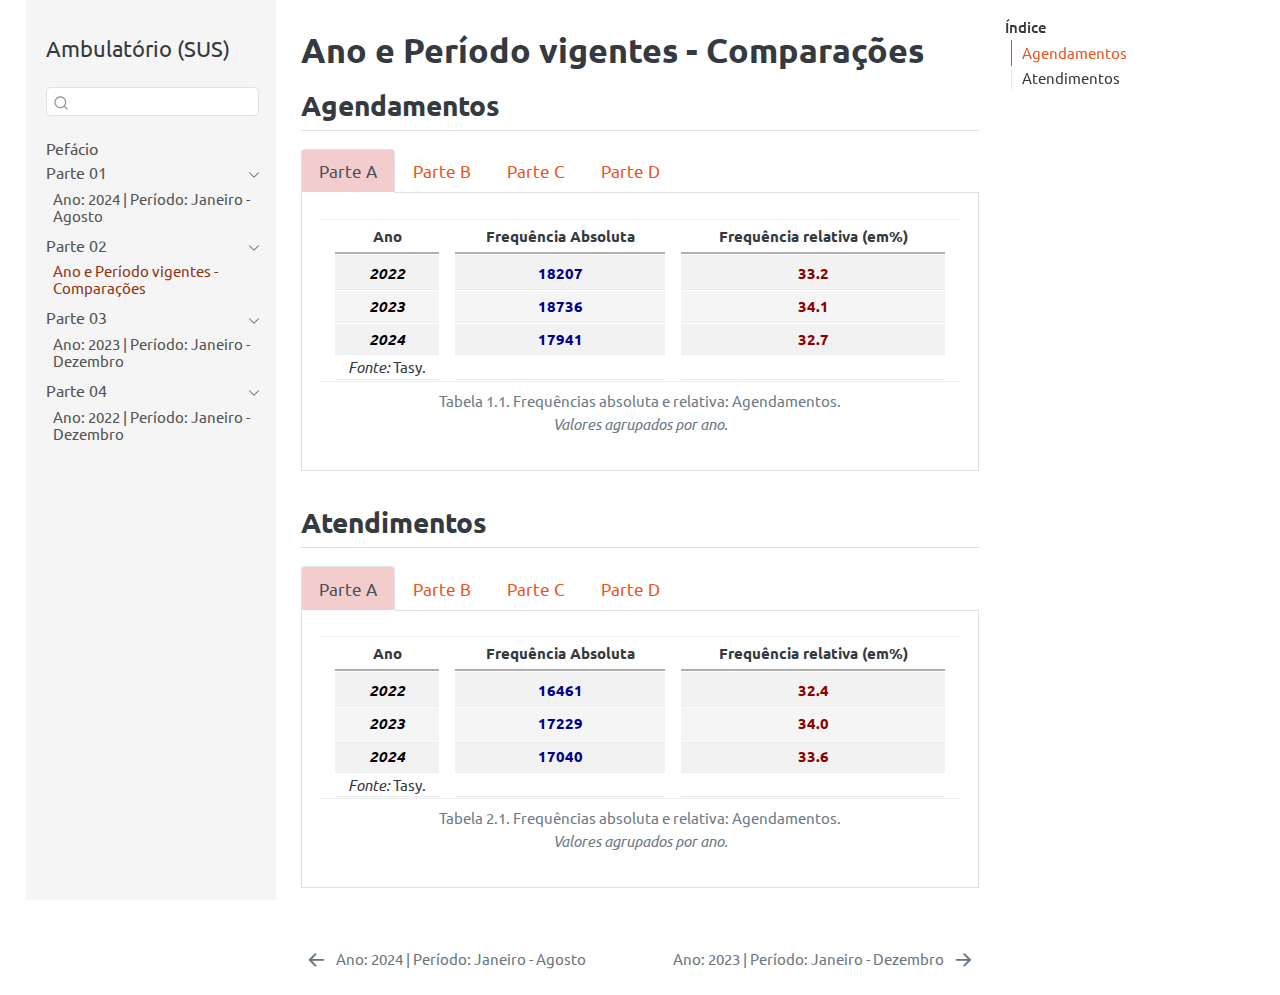
<file: _book/intro.html>
<!DOCTYPE html>
<html xmlns="http://www.w3.org/1999/xhtml" lang="pt-br" xml:lang="pt-br"><head>

<meta charset="utf-8">
<meta name="generator" content="quarto-1.3.450">

<meta name="viewport" content="width=device-width, initial-scale=1.0, user-scalable=yes">

<meta name="description" content="Solicitante: Dr.&nbsp;Eldom de Medeiros Soares   CRM 17071 | Cirurgia Oncológica">

<title>Ambulatório (SUS) - Ano e Período vigentes - Comparações</title>
<style>
code{white-space: pre-wrap;}
span.smallcaps{font-variant: small-caps;}
div.columns{display: flex; gap: min(4vw, 1.5em);}
div.column{flex: auto; overflow-x: auto;}
div.hanging-indent{margin-left: 1.5em; text-indent: -1.5em;}
ul.task-list{list-style: none;}
ul.task-list li input[type="checkbox"] {
  width: 0.8em;
  margin: 0 0.8em 0.2em -1em; /* quarto-specific, see https://github.com/quarto-dev/quarto-cli/issues/4556 */ 
  vertical-align: middle;
}
</style>


<script src="site_libs/quarto-nav/quarto-nav.js"></script>
<script src="site_libs/quarto-nav/headroom.min.js"></script>
<script src="site_libs/clipboard/clipboard.min.js"></script>
<script src="site_libs/quarto-search/autocomplete.umd.js"></script>
<script src="site_libs/quarto-search/fuse.min.js"></script>
<script src="site_libs/quarto-search/quarto-search.js"></script>
<meta name="quarto:offset" content="./">
<link href="./2023.html" rel="next">
<link href="./2024.html" rel="prev">
<script src="site_libs/quarto-html/quarto.js"></script>
<script src="site_libs/quarto-html/popper.min.js"></script>
<script src="site_libs/quarto-html/tippy.umd.min.js"></script>
<script src="site_libs/quarto-html/anchor.min.js"></script>
<link href="site_libs/quarto-html/tippy.css" rel="stylesheet">
<link href="site_libs/quarto-html/quarto-syntax-highlighting.css" rel="stylesheet" id="quarto-text-highlighting-styles">
<script src="site_libs/bootstrap/bootstrap.min.js"></script>
<link href="site_libs/bootstrap/bootstrap-icons.css" rel="stylesheet">
<link href="site_libs/bootstrap/bootstrap.min.css" rel="stylesheet" id="quarto-bootstrap" data-mode="light">
<script id="quarto-search-options" type="application/json">{
  "location": "sidebar",
  "copy-button": false,
  "collapse-after": 3,
  "panel-placement": "start",
  "type": "textbox",
  "limit": 20,
  "language": {
    "search-no-results-text": "Nenhum resultado",
    "search-matching-documents-text": "documentos correspondentes",
    "search-copy-link-title": "Copiar link para a busca",
    "search-hide-matches-text": "Esconder correspondências adicionais",
    "search-more-match-text": "mais correspondência neste documento",
    "search-more-matches-text": "mais correspondências neste documento",
    "search-clear-button-title": "Limpar",
    "search-detached-cancel-button-title": "Cancelar",
    "search-submit-button-title": "Enviar",
    "search-label": "Procurar"
  }
}</script>

<script src="site_libs/kePrint-0.0.1/kePrint.js"></script>
<link href="site_libs/lightable-0.0.1/lightable.css" rel="stylesheet">
<link href="site_libs/htmltools-fill-0.5.8.1/fill.css" rel="stylesheet">
<script src="site_libs/htmlwidgets-1.6.4/htmlwidgets.js"></script>
<script src="site_libs/echarts4r-4.8.0/echarts-en.min.js"></script>
<script src="site_libs/echarts4r-4.8.0/ecStat.min.js"></script>
<script src="site_libs/echarts4r-4.8.0/dataTool.min.js"></script>
<script src="site_libs/echarts4r-binding-0.4.5/echarts4r.js"></script>
<script src="site_libs/essos-1.0.0/essos.js"></script>


<link rel="stylesheet" href="style.css">
</head>

<body class="nav-sidebar floating">

<div id="quarto-search-results"></div>
  <header id="quarto-header" class="headroom fixed-top">
  <nav class="quarto-secondary-nav">
    <div class="container-fluid d-flex">
      <button type="button" class="quarto-btn-toggle btn" data-bs-toggle="collapse" data-bs-target="#quarto-sidebar,#quarto-sidebar-glass" aria-controls="quarto-sidebar" aria-expanded="false" aria-label="Alternar barra lateral" onclick="if (window.quartoToggleHeadroom) { window.quartoToggleHeadroom(); }">
        <i class="bi bi-layout-text-sidebar-reverse"></i>
      </button>
      <nav class="quarto-page-breadcrumbs" aria-label="breadcrumb"><ol class="breadcrumb"><li class="breadcrumb-item"><a href="./intro.html">Parte 02</a></li><li class="breadcrumb-item"><a href="./intro.html">Ano e Período vigentes - Comparações</a></li></ol></nav>
      <a class="flex-grow-1" role="button" data-bs-toggle="collapse" data-bs-target="#quarto-sidebar,#quarto-sidebar-glass" aria-controls="quarto-sidebar" aria-expanded="false" aria-label="Alternar barra lateral" onclick="if (window.quartoToggleHeadroom) { window.quartoToggleHeadroom(); }">      
      </a>
      <button type="button" class="btn quarto-search-button" aria-label="" onclick="window.quartoOpenSearch();">
        <i class="bi bi-search"></i>
      </button>
    </div>
  </nav>
</header>
<!-- content -->
<div id="quarto-content" class="quarto-container page-columns page-rows-contents page-layout-article">
<!-- sidebar -->
  <nav id="quarto-sidebar" class="sidebar collapse collapse-horizontal sidebar-navigation floating overflow-auto">
    <div class="pt-lg-2 mt-2 text-left sidebar-header">
    <div class="sidebar-title mb-0 py-0">
      <a href="./">Ambulatório (SUS)</a> 
    </div>
      </div>
        <div class="mt-2 flex-shrink-0 align-items-center">
        <div class="sidebar-search">
        <div id="quarto-search" class="" title="Procurar"></div>
        </div>
        </div>
    <div class="sidebar-menu-container"> 
    <ul class="list-unstyled mt-1">
        <li class="sidebar-item">
  <div class="sidebar-item-container"> 
  <a href="./index.html" class="sidebar-item-text sidebar-link">
 <span class="menu-text">Pefácio</span></a>
  </div>
</li>
        <li class="sidebar-item sidebar-item-section">
      <div class="sidebar-item-container"> 
            <a class="sidebar-item-text sidebar-link text-start" data-bs-toggle="collapse" data-bs-target="#quarto-sidebar-section-1" aria-expanded="true">
 <span class="menu-text">Parte 01</span></a>
          <a class="sidebar-item-toggle text-start" data-bs-toggle="collapse" data-bs-target="#quarto-sidebar-section-1" aria-expanded="true" aria-label="Alternar seção">
            <i class="bi bi-chevron-right ms-2"></i>
          </a> 
      </div>
      <ul id="quarto-sidebar-section-1" class="collapse list-unstyled sidebar-section depth1 show">  
          <li class="sidebar-item">
  <div class="sidebar-item-container"> 
  <a href="./2024.html" class="sidebar-item-text sidebar-link">
 <span class="menu-text">Ano: 2024 | Período: Janeiro - Agosto</span></a>
  </div>
</li>
      </ul>
  </li>
        <li class="sidebar-item sidebar-item-section">
      <div class="sidebar-item-container"> 
            <a class="sidebar-item-text sidebar-link text-start" data-bs-toggle="collapse" data-bs-target="#quarto-sidebar-section-2" aria-expanded="true">
 <span class="menu-text">Parte 02</span></a>
          <a class="sidebar-item-toggle text-start" data-bs-toggle="collapse" data-bs-target="#quarto-sidebar-section-2" aria-expanded="true" aria-label="Alternar seção">
            <i class="bi bi-chevron-right ms-2"></i>
          </a> 
      </div>
      <ul id="quarto-sidebar-section-2" class="collapse list-unstyled sidebar-section depth1 show">  
          <li class="sidebar-item">
  <div class="sidebar-item-container"> 
  <a href="./intro.html" class="sidebar-item-text sidebar-link active">
 <span class="menu-text">Ano e Período vigentes - Comparações</span></a>
  </div>
</li>
      </ul>
  </li>
        <li class="sidebar-item sidebar-item-section">
      <div class="sidebar-item-container"> 
            <a class="sidebar-item-text sidebar-link text-start" data-bs-toggle="collapse" data-bs-target="#quarto-sidebar-section-3" aria-expanded="true">
 <span class="menu-text">Parte 03</span></a>
          <a class="sidebar-item-toggle text-start" data-bs-toggle="collapse" data-bs-target="#quarto-sidebar-section-3" aria-expanded="true" aria-label="Alternar seção">
            <i class="bi bi-chevron-right ms-2"></i>
          </a> 
      </div>
      <ul id="quarto-sidebar-section-3" class="collapse list-unstyled sidebar-section depth1 show">  
          <li class="sidebar-item">
  <div class="sidebar-item-container"> 
  <a href="./2023.html" class="sidebar-item-text sidebar-link">
 <span class="menu-text">Ano: 2023 | Período: Janeiro - Dezembro</span></a>
  </div>
</li>
      </ul>
  </li>
        <li class="sidebar-item sidebar-item-section">
      <div class="sidebar-item-container"> 
            <a class="sidebar-item-text sidebar-link text-start" data-bs-toggle="collapse" data-bs-target="#quarto-sidebar-section-4" aria-expanded="true">
 <span class="menu-text">Parte 04</span></a>
          <a class="sidebar-item-toggle text-start" data-bs-toggle="collapse" data-bs-target="#quarto-sidebar-section-4" aria-expanded="true" aria-label="Alternar seção">
            <i class="bi bi-chevron-right ms-2"></i>
          </a> 
      </div>
      <ul id="quarto-sidebar-section-4" class="collapse list-unstyled sidebar-section depth1 show">  
          <li class="sidebar-item">
  <div class="sidebar-item-container"> 
  <a href="./2022.html" class="sidebar-item-text sidebar-link">
 <span class="menu-text">Ano: 2022 | Período: Janeiro - Dezembro</span></a>
  </div>
</li>
      </ul>
  </li>
    </ul>
    </div>
</nav>
<div id="quarto-sidebar-glass" data-bs-toggle="collapse" data-bs-target="#quarto-sidebar,#quarto-sidebar-glass"></div>
<!-- margin-sidebar -->
    <div id="quarto-margin-sidebar" class="sidebar margin-sidebar">
        <nav id="TOC" role="doc-toc" class="toc-active">
    <h2 id="toc-title">Índice</h2>
   
  <ul>
  <li><a href="#agendamentos" id="toc-agendamentos" class="nav-link active" data-scroll-target="#agendamentos">Agendamentos</a></li>
  <li><a href="#atendimentos" id="toc-atendimentos" class="nav-link" data-scroll-target="#atendimentos">Atendimentos</a></li>
  </ul>
</nav>
    </div>
<!-- main -->
<main class="content" id="quarto-document-content">

<header id="title-block-header" class="quarto-title-block default">
<div class="quarto-title">
<h1 class="title">Ano e Período vigentes - Comparações</h1>
</div>



<div class="quarto-title-meta">

    
  
    
  </div>
  

</header>

<section id="agendamentos" class="level2">
<h2 class="anchored" data-anchor-id="agendamentos">Agendamentos</h2>
<div class="tabset-margin-container"></div><div class="panel-tabset">
<ul class="nav nav-tabs" role="tablist"><li class="nav-item" role="presentation"><a class="nav-link active" id="tabset-1-1-tab" data-bs-toggle="tab" data-bs-target="#tabset-1-1" role="tab" aria-controls="tabset-1-1" aria-selected="true" aria-current="page">Parte A</a></li><li class="nav-item" role="presentation"><a class="nav-link" id="tabset-1-2-tab" data-bs-toggle="tab" data-bs-target="#tabset-1-2" role="tab" aria-controls="tabset-1-2" aria-selected="false">Parte B</a></li><li class="nav-item" role="presentation"><a class="nav-link" id="tabset-1-3-tab" data-bs-toggle="tab" data-bs-target="#tabset-1-3" role="tab" aria-controls="tabset-1-3" aria-selected="false">Parte C</a></li><li class="nav-item" role="presentation"><a class="nav-link" id="tabset-1-4-tab" data-bs-toggle="tab" data-bs-target="#tabset-1-4" role="tab" aria-controls="tabset-1-4" aria-selected="false">Parte D</a></li></ul>
<div class="tab-content">
<div id="tabset-1-1" class="tab-pane active" role="tabpanel" aria-labelledby="tabset-1-1-tab">
<div class="cell">
<div class="cell-output-display">
<table class="lightable-minimal lightable-striped lightable-hover table table-sm table-striped small" data-quarto-postprocess="true">
<caption>Tabela 1.1. Frequências absoluta e relativa: Agendamentos.<br>
<em>Valores agrupados por ano.</em></caption>
<thead>
<tr class="header">
<th style="text-align: center;" data-quarto-table-cell-role="th">Ano</th>
<th style="text-align: center;" data-quarto-table-cell-role="th">Frequência Absoluta</th>
<th style="text-align: center;" data-quarto-table-cell-role="th">Frequência relativa (em%)</th>
</tr>
</thead>
<tbody>
<tr class="odd">
<td style="text-align: center; font-weight: bold; font-style: italic; color: black !important;">2022</td>
<td style="text-align: center; font-weight: bold; color: darkblue !important;">18207</td>
<td style="text-align: center; font-weight: bold; color: darkred !important;">33.2</td>
</tr>
<tr class="even">
<td style="text-align: center; font-weight: bold; font-style: italic; color: black !important;">2023</td>
<td style="text-align: center; font-weight: bold; color: darkblue !important;">18736</td>
<td style="text-align: center; font-weight: bold; color: darkred !important;">34.1</td>
</tr>
<tr class="odd">
<td style="text-align: center; font-weight: bold; font-style: italic; color: black !important;">2024</td>
<td style="text-align: center; font-weight: bold; color: darkblue !important;">17941</td>
<td style="text-align: center; font-weight: bold; color: darkred !important;">32.7</td>
</tr>
</tbody><tfoot>
<tr class="even">
<td style="text-align: center; padding: 0;"><span style="font-style: italic;">Fonte: </span> <sup></sup> Tasy.</td>
<td style="text-align: center;"></td>
<td style="text-align: center;"></td>
</tr>
</tfoot>

</table>


</div>
</div>
</div>
<div id="tabset-1-2" class="tab-pane" role="tabpanel" aria-labelledby="tabset-1-2-tab">
<div class="cell">
<div class="cell-output-display">
<table class="lightable-minimal lightable-striped lightable-hover table table-sm table-striped small" data-quarto-postprocess="true">
<caption>Tabela 1.2. Frequências absoluta e relativa: Classificações de Agendamento<br>
<em>Valores agrupados por ano e classificações.</em></caption>
<thead>
<tr class="header">
<th style="text-align: center;" data-quarto-table-cell-role="th">Ano</th>
<th style="text-align: center;" data-quarto-table-cell-role="th">Classificações de Agendamento</th>
<th style="text-align: center;" data-quarto-table-cell-role="th">Frequência Absoluta</th>
<th style="text-align: center;" data-quarto-table-cell-role="th">Frequência relativa (em%)</th>
</tr>
</thead>
<tbody>
<tr class="odd">
<td style="text-align: center; font-weight: bold; font-style: italic; color: black !important;">2022</td>
<td style="text-align: center; font-style: italic; color: darkgray !important;">Atendimentos efetuados</td>
<td style="text-align: center; font-weight: bold; color: darkblue !important;">16461</td>
<td style="text-align: center; font-weight: bold; color: darkred !important;">90.4</td>
</tr>
<tr class="even">
<td style="text-align: center; font-weight: bold; font-style: italic; color: black !important;">2022</td>
<td style="text-align: center; font-style: italic; color: darkgray !important;">Atendimentos não efetuados</td>
<td style="text-align: center; font-weight: bold; color: darkblue !important;">1746</td>
<td style="text-align: center; font-weight: bold; color: darkred !important;">9.6</td>
</tr>
<tr class="odd">
<td style="text-align: center; font-weight: bold; font-style: italic; color: black !important;">2023</td>
<td style="text-align: center; font-style: italic; color: darkgray !important;">Atendimentos efetuados</td>
<td style="text-align: center; font-weight: bold; color: darkblue !important;">17229</td>
<td style="text-align: center; font-weight: bold; color: darkred !important;">92.0</td>
</tr>
<tr class="even">
<td style="text-align: center; font-weight: bold; font-style: italic; color: black !important;">2023</td>
<td style="text-align: center; font-style: italic; color: darkgray !important;">Atendimentos não efetuados</td>
<td style="text-align: center; font-weight: bold; color: darkblue !important;">1507</td>
<td style="text-align: center; font-weight: bold; color: darkred !important;">8.0</td>
</tr>
<tr class="odd">
<td style="text-align: center; font-weight: bold; font-style: italic; color: black !important;">2024</td>
<td style="text-align: center; font-style: italic; color: darkgray !important;">Atendimentos efetuados</td>
<td style="text-align: center; font-weight: bold; color: darkblue !important;">17040</td>
<td style="text-align: center; font-weight: bold; color: darkred !important;">95.0</td>
</tr>
<tr class="even">
<td style="text-align: center; font-weight: bold; font-style: italic; color: black !important;">2024</td>
<td style="text-align: center; font-style: italic; color: darkgray !important;">Atendimentos não efetuados</td>
<td style="text-align: center; font-weight: bold; color: darkblue !important;">901</td>
<td style="text-align: center; font-weight: bold; color: darkred !important;">5.0</td>
</tr>
</tbody><tfoot>
<tr class="odd">
<td style="text-align: center; padding: 0;"><span style="font-style: italic;">Fonte: </span> <sup></sup> Tasy.</td>
<td style="text-align: center;"></td>
<td style="text-align: center;"></td>
<td style="text-align: center;"></td>
</tr>
</tfoot>

</table>


</div>
</div>
</div>
<div id="tabset-1-3" class="tab-pane" role="tabpanel" aria-labelledby="tabset-1-3-tab">
<div class="cell">
<div class="cell-output-display">
<div class="echarts4r html-widget html-fill-item" id="htmlwidget-7aab75ea9091aba812e7" style="width:100%;height:500px;"></div>
<script type="application/json" data-for="htmlwidget-7aab75ea9091aba812e7">{"x":{"theme":"essos","tl":true,"draw":true,"renderer":"canvas","events":[],"buttons":[],"opts":{"baseOption":{"yAxis":[{"show":true}],"timeline":{"data":["Atendimentos efetuados","Atendimentos não efetuados"],"axisType":"category"},"xAxis":[{"data":["Jan/22","Fev/22","Mar/22","Abr/22","Mai/22","Jun/22","Jul/22","Ago/22","Jan/23","Fev/23","Mar/23","Abr/23","Mai/23","Jun/23","Jul/23","Ago/23","Jan/24","Fev/24","Mar/24","Abr/24","Mai/24","Jun/24","Jul/24","Ago/24"],"type":"category","boundaryGap":true}],"legend":{"data":["Frequência:"],"show":false,"type":"plain"},"series":[{"name":"Frequência:","type":"bar","yAxisIndex":0,"xAxisIndex":0,"coordinateSystem":"cartesian2d","symbol_size":5,"itemStyle":{"borderColor":"darkgrey","borderWidth":".7"}}],"tooltip":{"trigger":"axis","valueFormatter":"\n              (value) => '' + Number(value).toFixed(0)\n                                        "}},"options":[{"series":[{"data":[{"value":["Jan/22","1830"]},{"value":["Fev/22","1905"]},{"value":["Mar/22","2269"]},{"value":["Abr/22","1981"]},{"value":["Mai/22","2029"]},{"value":["Jun/22","2124"]},{"value":["Jul/22","2056"]},{"value":["Ago/22","2267"]},{"value":["Jan/23","2207"]},{"value":["Fev/23","1937"]},{"value":["Mar/23","2408"]},{"value":["Abr/23","1926"]},{"value":["Mai/23","1925"]},{"value":["Jun/23","2014"]},{"value":["Jul/23","2249"]},{"value":["Ago/23","2563"]},{"value":["Jan/24","2279"]},{"value":["Fev/24","2025"]},{"value":["Mar/24","2040"]},{"value":["Abr/24","2374"]},{"value":["Mai/24","1713"]},{"value":["Jun/24","2260"]},{"value":["Jul/24","2107"]},{"value":["Ago/24","2242"]}]}]},{"series":[{"data":[{"value":["Jan/22","173"]},{"value":["Fev/22","210"]},{"value":["Mar/22","317"]},{"value":["Abr/22","241"]},{"value":["Mai/22","233"]},{"value":["Jun/22","237"]},{"value":["Jul/22","199"]},{"value":["Ago/22","136"]},{"value":["Jan/23","175"]},{"value":["Fev/23","174"]},{"value":["Mar/23","248"]},{"value":["Abr/23","197"]},{"value":["Mai/23","201"]},{"value":["Jun/23","152"]},{"value":["Jul/23","184"]},{"value":["Ago/23","176"]},{"value":["Jan/24","135"]},{"value":["Fev/24","111"]},{"value":["Mar/24","102"]},{"value":["Abr/24","121"]},{"value":["Mai/24"," 95"]},{"value":["Jun/24"," 94"]},{"value":["Jul/24","133"]},{"value":["Ago/24","110"]}]}]}],"legend":{"data":["Frequência:","Frequência:"]}},"dispose":true},"evals":["opts.baseOption.tooltip.valueFormatter"],"jsHooks":[]}</script>
</div>
</div>
</div>
<div id="tabset-1-4" class="tab-pane" role="tabpanel" aria-labelledby="tabset-1-4-tab">
<div class="cell">
<div class="cell-output-display">
<div class="echarts4r html-widget html-fill-item" id="htmlwidget-684be1e5cf2b5a3e29ae" style="width:100%;height:500px;"></div>
<script type="application/json" data-for="htmlwidget-684be1e5cf2b5a3e29ae">{"x":{"theme":"","tl":false,"draw":true,"renderer":"canvas","events":[],"buttons":[],"opts":{"yAxis":[{"show":true}],"series":[{"name":"Quantidade","type":"boxplot","data":[[1713,1959,2081.5,2263.5,2563],[94,127,174.5,205.5,317]]},{"type":"scatter","data":[]}],"xAxis":[{"data":["Atendimentos efetuados","Atendimentos não efetuados"],"type":"category"}],"tooltip":{"trigger":"axis","valueFormatter":"\n                                        (value) => '' + Number(value).toFixed(0)\n                                        "},"title":[{"text":"Boxplot - Classificações de Agendamento"}]},"dispose":true},"evals":["opts.tooltip.valueFormatter"],"jsHooks":[]}</script>
</div>
</div>
</div>
</div>
</div>
</section>
<section id="atendimentos" class="level2">
<h2 class="anchored" data-anchor-id="atendimentos">Atendimentos</h2>
<div class="tabset-margin-container"></div><div class="panel-tabset">
<ul class="nav nav-tabs" role="tablist"><li class="nav-item" role="presentation"><a class="nav-link active" id="tabset-2-1-tab" data-bs-toggle="tab" data-bs-target="#tabset-2-1" role="tab" aria-controls="tabset-2-1" aria-selected="true">Parte A</a></li><li class="nav-item" role="presentation"><a class="nav-link" id="tabset-2-2-tab" data-bs-toggle="tab" data-bs-target="#tabset-2-2" role="tab" aria-controls="tabset-2-2" aria-selected="false">Parte B</a></li><li class="nav-item" role="presentation"><a class="nav-link" id="tabset-2-3-tab" data-bs-toggle="tab" data-bs-target="#tabset-2-3" role="tab" aria-controls="tabset-2-3" aria-selected="false">Parte C</a></li><li class="nav-item" role="presentation"><a class="nav-link" id="tabset-2-4-tab" data-bs-toggle="tab" data-bs-target="#tabset-2-4" role="tab" aria-controls="tabset-2-4" aria-selected="false">Parte D</a></li></ul>
<div class="tab-content">
<div id="tabset-2-1" class="tab-pane active" role="tabpanel" aria-labelledby="tabset-2-1-tab">
<div class="cell">
<div class="cell-output-display">
<table class="lightable-minimal lightable-striped lightable-hover table table-sm table-striped small" data-quarto-postprocess="true">
<caption>Tabela 2.1. Frequências absoluta e relativa: Agendamentos.<br>
<em>Valores agrupados por ano.</em></caption>
<thead>
<tr class="header">
<th style="text-align: center;" data-quarto-table-cell-role="th">Ano</th>
<th style="text-align: center;" data-quarto-table-cell-role="th">Frequência Absoluta</th>
<th style="text-align: center;" data-quarto-table-cell-role="th">Frequência relativa (em%)</th>
</tr>
</thead>
<tbody>
<tr class="odd">
<td style="text-align: center; font-weight: bold; font-style: italic; color: black !important;">2022</td>
<td style="text-align: center; font-weight: bold; color: darkblue !important;">16461</td>
<td style="text-align: center; font-weight: bold; color: darkred !important;">32.4</td>
</tr>
<tr class="even">
<td style="text-align: center; font-weight: bold; font-style: italic; color: black !important;">2023</td>
<td style="text-align: center; font-weight: bold; color: darkblue !important;">17229</td>
<td style="text-align: center; font-weight: bold; color: darkred !important;">34.0</td>
</tr>
<tr class="odd">
<td style="text-align: center; font-weight: bold; font-style: italic; color: black !important;">2024</td>
<td style="text-align: center; font-weight: bold; color: darkblue !important;">17040</td>
<td style="text-align: center; font-weight: bold; color: darkred !important;">33.6</td>
</tr>
</tbody><tfoot>
<tr class="even">
<td style="text-align: center; padding: 0;"><span style="font-style: italic;">Fonte: </span> <sup></sup> Tasy.</td>
<td style="text-align: center;"></td>
<td style="text-align: center;"></td>
</tr>
</tfoot>

</table>


</div>
</div>
</div>
<div id="tabset-2-2" class="tab-pane" role="tabpanel" aria-labelledby="tabset-2-2-tab">
<div class="cell">
<div class="cell-output-display">
<table class="lightable-minimal lightable-striped lightable-hover table table-sm table-striped small" data-quarto-postprocess="true">
<caption>Tabela 2.2. Frequências absoluta e relativa: Classificações de Agendamento<br>
<em>Valores agrupados por ano e classificações.</em></caption>
<thead>
<tr class="header">
<th style="text-align: center;" data-quarto-table-cell-role="th">Ano</th>
<th style="text-align: center;" data-quarto-table-cell-role="th">Classificações de Atendimento</th>
<th style="text-align: center;" data-quarto-table-cell-role="th">Frequência Absoluta</th>
<th style="text-align: center;" data-quarto-table-cell-role="th">Frequência relativa (em%)</th>
</tr>
</thead>
<tbody>
<tr class="odd">
<td style="text-align: center; font-weight: bold; font-style: italic; color: black !important;">2022</td>
<td style="text-align: center; font-style: italic; color: darkgray !important;">Interconsulta</td>
<td style="text-align: center; font-weight: bold; color: darkblue !important;">303</td>
<td style="text-align: center; font-weight: bold; color: darkred !important;">1.8</td>
</tr>
<tr class="even">
<td style="text-align: center; font-weight: bold; font-style: italic; color: black !important;">2022</td>
<td style="text-align: center; font-style: italic; color: darkgray !important;">Primeira Vez</td>
<td style="text-align: center; font-weight: bold; color: darkblue !important;">1577</td>
<td style="text-align: center; font-weight: bold; color: darkred !important;">9.6</td>
</tr>
<tr class="odd">
<td style="text-align: center; font-weight: bold; font-style: italic; color: black !important;">2022</td>
<td style="text-align: center; font-style: italic; color: darkgray !important;">Quimioterapia</td>
<td style="text-align: center; font-weight: bold; color: darkblue !important;">2180</td>
<td style="text-align: center; font-weight: bold; color: darkred !important;">13.2</td>
</tr>
<tr class="even">
<td style="text-align: center; font-weight: bold; font-style: italic; color: black !important;">2022</td>
<td style="text-align: center; font-style: italic; color: darkgray !important;">Retorno</td>
<td style="text-align: center; font-weight: bold; color: darkblue !important;">12401</td>
<td style="text-align: center; font-weight: bold; color: darkred !important;">75.3</td>
</tr>
<tr class="odd">
<td style="text-align: center; font-weight: bold; font-style: italic; color: black !important;">2023</td>
<td style="text-align: center; font-style: italic; color: darkgray !important;">Interconsulta</td>
<td style="text-align: center; font-weight: bold; color: darkblue !important;">272</td>
<td style="text-align: center; font-weight: bold; color: darkred !important;">1.6</td>
</tr>
<tr class="even">
<td style="text-align: center; font-weight: bold; font-style: italic; color: black !important;">2023</td>
<td style="text-align: center; font-style: italic; color: darkgray !important;">Primeira Vez</td>
<td style="text-align: center; font-weight: bold; color: darkblue !important;">1551</td>
<td style="text-align: center; font-weight: bold; color: darkred !important;">9.0</td>
</tr>
<tr class="odd">
<td style="text-align: center; font-weight: bold; font-style: italic; color: black !important;">2023</td>
<td style="text-align: center; font-style: italic; color: darkgray !important;">Quimioterapia</td>
<td style="text-align: center; font-weight: bold; color: darkblue !important;">3201</td>
<td style="text-align: center; font-weight: bold; color: darkred !important;">18.6</td>
</tr>
<tr class="even">
<td style="text-align: center; font-weight: bold; font-style: italic; color: black !important;">2023</td>
<td style="text-align: center; font-style: italic; color: darkgray !important;">Retorno</td>
<td style="text-align: center; font-weight: bold; color: darkblue !important;">12205</td>
<td style="text-align: center; font-weight: bold; color: darkred !important;">70.8</td>
</tr>
<tr class="odd">
<td style="text-align: center; font-weight: bold; font-style: italic; color: black !important;">2024</td>
<td style="text-align: center; font-style: italic; color: darkgray !important;">Interconsulta</td>
<td style="text-align: center; font-weight: bold; color: darkblue !important;">431</td>
<td style="text-align: center; font-weight: bold; color: darkred !important;">2.5</td>
</tr>
<tr class="even">
<td style="text-align: center; font-weight: bold; font-style: italic; color: black !important;">2024</td>
<td style="text-align: center; font-style: italic; color: darkgray !important;">Primeira Vez</td>
<td style="text-align: center; font-weight: bold; color: darkblue !important;">1457</td>
<td style="text-align: center; font-weight: bold; color: darkred !important;">8.6</td>
</tr>
<tr class="odd">
<td style="text-align: center; font-weight: bold; font-style: italic; color: black !important;">2024</td>
<td style="text-align: center; font-style: italic; color: darkgray !important;">Quimioterapia</td>
<td style="text-align: center; font-weight: bold; color: darkblue !important;">3797</td>
<td style="text-align: center; font-weight: bold; color: darkred !important;">22.3</td>
</tr>
<tr class="even">
<td style="text-align: center; font-weight: bold; font-style: italic; color: black !important;">2024</td>
<td style="text-align: center; font-style: italic; color: darkgray !important;">Retorno</td>
<td style="text-align: center; font-weight: bold; color: darkblue !important;">11355</td>
<td style="text-align: center; font-weight: bold; color: darkred !important;">66.6</td>
</tr>
</tbody><tfoot>
<tr class="odd">
<td style="text-align: center; padding: 0;"><span style="font-style: italic;">Fonte: </span> <sup></sup> Tasy.</td>
<td style="text-align: center;"></td>
<td style="text-align: center;"></td>
<td style="text-align: center;"></td>
</tr>
</tfoot>

</table>


</div>
</div>
</div>
<div id="tabset-2-3" class="tab-pane" role="tabpanel" aria-labelledby="tabset-2-3-tab">
<div class="cell">
<div class="cell-output-display">
<div class="echarts4r html-widget html-fill-item" id="htmlwidget-837e7020c6e2a8e0c396" style="width:100%;height:500px;"></div>
<script type="application/json" data-for="htmlwidget-837e7020c6e2a8e0c396">{"x":{"theme":"essos","tl":true,"draw":true,"renderer":"canvas","events":[],"buttons":[],"opts":{"baseOption":{"yAxis":[{"show":true}],"timeline":{"data":["Interconsulta","Primeira Vez","Quimioterapia","Retorno"],"axisType":"category"},"xAxis":[{"data":["Jan/22","Fev/22","Mar/22","Abr/22","Mai/22","Jun/22","Jul/22","Ago/22","Jan/23","Fev/23","Mar/23","Abr/23","Mai/23","Jun/23","Jul/23","Ago/23","Jan/24","Fev/24","Mar/24","Abr/24","Mai/24","Jun/24","Jul/24","Ago/24"],"type":"category","boundaryGap":true}],"legend":{"data":["Frequência:"],"show":false,"type":"plain"},"series":[{"name":"Frequência:","type":"bar","yAxisIndex":0,"xAxisIndex":0,"coordinateSystem":"cartesian2d","symbol_size":5,"itemStyle":{"borderColor":"darkgrey","borderWidth":".7"}}],"tooltip":{"trigger":"axis","valueFormatter":"\n              (value) => '' + Number(value).toFixed(0)\n                                        "}},"options":[{"series":[{"data":[{"value":["Jan/22","31"]},{"value":["Fev/22","62"]},{"value":["Mar/22","83"]},{"value":["Abr/22","30"]},{"value":["Mai/22","25"]},{"value":["Jun/22","18"]},{"value":["Jul/22","28"]},{"value":["Ago/22","26"]},{"value":["Jan/23","25"]},{"value":["Fev/23","27"]},{"value":["Mar/23","33"]},{"value":["Abr/23","29"]},{"value":["Mai/23","39"]},{"value":["Jun/23","34"]},{"value":["Jul/23","37"]},{"value":["Ago/23","48"]},{"value":["Jan/24","75"]},{"value":["Fev/24","46"]},{"value":["Mar/24","63"]},{"value":["Abr/24","61"]},{"value":["Mai/24","48"]},{"value":["Jun/24","45"]},{"value":["Jul/24","43"]},{"value":["Ago/24","50"]}]}]},{"series":[{"data":[{"value":["Jan/22","166"]},{"value":["Fev/22","164"]},{"value":["Mar/22","191"]},{"value":["Abr/22","177"]},{"value":["Mai/22","202"]},{"value":["Jun/22","221"]},{"value":["Jul/22","208"]},{"value":["Ago/22","248"]},{"value":["Jan/23","222"]},{"value":["Fev/23","186"]},{"value":["Mar/23","229"]},{"value":["Abr/23","162"]},{"value":["Mai/23","164"]},{"value":["Jun/23","175"]},{"value":["Jul/23","185"]},{"value":["Ago/23","228"]},{"value":["Jan/24","178"]},{"value":["Fev/24","186"]},{"value":["Mar/24","174"]},{"value":["Abr/24","194"]},{"value":["Mai/24","152"]},{"value":["Jun/24","201"]},{"value":["Jul/24","177"]},{"value":["Ago/24","195"]}]}]},{"series":[{"data":[{"value":["Jan/22","211"]},{"value":["Fev/22","269"]},{"value":["Mar/22","294"]},{"value":["Abr/22","244"]},{"value":["Mai/22","282"]},{"value":["Jun/22","269"]},{"value":["Jul/22","273"]},{"value":["Ago/22","338"]},{"value":["Jan/23","287"]},{"value":["Fev/23","353"]},{"value":["Mar/23","486"]},{"value":["Abr/23","387"]},{"value":["Mai/23","445"]},{"value":["Jun/23","429"]},{"value":["Jul/23","353"]},{"value":["Ago/23","461"]},{"value":["Jan/24","465"]},{"value":["Fev/24","462"]},{"value":["Mar/24","479"]},{"value":["Abr/24","510"]},{"value":["Mai/24","387"]},{"value":["Jun/24","461"]},{"value":["Jul/24","486"]},{"value":["Ago/24","547"]}]}]},{"series":[{"data":[{"value":["Jan/22","1422"]},{"value":["Fev/22","1410"]},{"value":["Mar/22","1701"]},{"value":["Abr/22","1530"]},{"value":["Mai/22","1520"]},{"value":["Jun/22","1616"]},{"value":["Jul/22","1547"]},{"value":["Ago/22","1655"]},{"value":["Jan/23","1673"]},{"value":["Fev/23","1371"]},{"value":["Mar/23","1660"]},{"value":["Abr/23","1348"]},{"value":["Mai/23","1277"]},{"value":["Jun/23","1376"]},{"value":["Jul/23","1674"]},{"value":["Ago/23","1826"]},{"value":["Jan/24","1561"]},{"value":["Fev/24","1331"]},{"value":["Mar/24","1324"]},{"value":["Abr/24","1609"]},{"value":["Mai/24","1126"]},{"value":["Jun/24","1553"]},{"value":["Jul/24","1401"]},{"value":["Ago/24","1450"]}]}]}],"legend":{"data":["Frequência:","Frequência:","Frequência:","Frequência:"]}},"dispose":true},"evals":["opts.baseOption.tooltip.valueFormatter"],"jsHooks":[]}</script>
</div>
</div>
</div>
<div id="tabset-2-4" class="tab-pane" role="tabpanel" aria-labelledby="tabset-2-4-tab">
<div class="cell">
<div class="cell-output-display">
<div class="echarts4r html-widget html-fill-item" id="htmlwidget-fa017ac58cd4bab50089" style="width:100%;height:500px;"></div>
<script type="application/json" data-for="htmlwidget-fa017ac58cd4bab50089">{"x":{"theme":"","tl":false,"draw":true,"renderer":"canvas","events":[],"buttons":[],"opts":{"yAxis":[{"show":true}],"series":[{"name":"Quantidade","type":"boxplot","data":[[18,28.5,38,49,75],[152,174.5,186,205,248],[211,284.5,387,463.5,547],[1126,1373.5,1525,1635.5,1826]]},{"type":"scatter","data":[[0,83]]}],"xAxis":[{"data":["Interconsulta","Primeira Vez","Quimioterapia","Retorno"],"type":"category"}],"tooltip":{"trigger":"axis","valueFormatter":"\n                                        (value) => '' + Number(value).toFixed(0)\n                                        "},"title":[{"text":"Boxplot - Classificações de Agendamento"}]},"dispose":true},"evals":["opts.tooltip.valueFormatter"],"jsHooks":[]}</script>
</div>
</div>
</div>
</div>
</div>


</section>

</main> <!-- /main -->
<script id="quarto-html-after-body" type="application/javascript">
window.document.addEventListener("DOMContentLoaded", function (event) {
  const toggleBodyColorMode = (bsSheetEl) => {
    const mode = bsSheetEl.getAttribute("data-mode");
    const bodyEl = window.document.querySelector("body");
    if (mode === "dark") {
      bodyEl.classList.add("quarto-dark");
      bodyEl.classList.remove("quarto-light");
    } else {
      bodyEl.classList.add("quarto-light");
      bodyEl.classList.remove("quarto-dark");
    }
  }
  const toggleBodyColorPrimary = () => {
    const bsSheetEl = window.document.querySelector("link#quarto-bootstrap");
    if (bsSheetEl) {
      toggleBodyColorMode(bsSheetEl);
    }
  }
  toggleBodyColorPrimary();  
  const icon = "";
  const anchorJS = new window.AnchorJS();
  anchorJS.options = {
    placement: 'right',
    icon: icon
  };
  anchorJS.add('.anchored');
  const isCodeAnnotation = (el) => {
    for (const clz of el.classList) {
      if (clz.startsWith('code-annotation-')) {                     
        return true;
      }
    }
    return false;
  }
  const clipboard = new window.ClipboardJS('.code-copy-button', {
    text: function(trigger) {
      const codeEl = trigger.previousElementSibling.cloneNode(true);
      for (const childEl of codeEl.children) {
        if (isCodeAnnotation(childEl)) {
          childEl.remove();
        }
      }
      return codeEl.innerText;
    }
  });
  clipboard.on('success', function(e) {
    // button target
    const button = e.trigger;
    // don't keep focus
    button.blur();
    // flash "checked"
    button.classList.add('code-copy-button-checked');
    var currentTitle = button.getAttribute("title");
    button.setAttribute("title", "Copiada");
    let tooltip;
    if (window.bootstrap) {
      button.setAttribute("data-bs-toggle", "tooltip");
      button.setAttribute("data-bs-placement", "left");
      button.setAttribute("data-bs-title", "Copiada");
      tooltip = new bootstrap.Tooltip(button, 
        { trigger: "manual", 
          customClass: "code-copy-button-tooltip",
          offset: [0, -8]});
      tooltip.show();    
    }
    setTimeout(function() {
      if (tooltip) {
        tooltip.hide();
        button.removeAttribute("data-bs-title");
        button.removeAttribute("data-bs-toggle");
        button.removeAttribute("data-bs-placement");
      }
      button.setAttribute("title", currentTitle);
      button.classList.remove('code-copy-button-checked');
    }, 1000);
    // clear code selection
    e.clearSelection();
  });
  function tippyHover(el, contentFn) {
    const config = {
      allowHTML: true,
      content: contentFn,
      maxWidth: 500,
      delay: 100,
      arrow: false,
      appendTo: function(el) {
          return el.parentElement;
      },
      interactive: true,
      interactiveBorder: 10,
      theme: 'quarto',
      placement: 'bottom-start'
    };
    window.tippy(el, config); 
  }
  const noterefs = window.document.querySelectorAll('a[role="doc-noteref"]');
  for (var i=0; i<noterefs.length; i++) {
    const ref = noterefs[i];
    tippyHover(ref, function() {
      // use id or data attribute instead here
      let href = ref.getAttribute('data-footnote-href') || ref.getAttribute('href');
      try { href = new URL(href).hash; } catch {}
      const id = href.replace(/^#\/?/, "");
      const note = window.document.getElementById(id);
      return note.innerHTML;
    });
  }
      let selectedAnnoteEl;
      const selectorForAnnotation = ( cell, annotation) => {
        let cellAttr = 'data-code-cell="' + cell + '"';
        let lineAttr = 'data-code-annotation="' +  annotation + '"';
        const selector = 'span[' + cellAttr + '][' + lineAttr + ']';
        return selector;
      }
      const selectCodeLines = (annoteEl) => {
        const doc = window.document;
        const targetCell = annoteEl.getAttribute("data-target-cell");
        const targetAnnotation = annoteEl.getAttribute("data-target-annotation");
        const annoteSpan = window.document.querySelector(selectorForAnnotation(targetCell, targetAnnotation));
        const lines = annoteSpan.getAttribute("data-code-lines").split(",");
        const lineIds = lines.map((line) => {
          return targetCell + "-" + line;
        })
        let top = null;
        let height = null;
        let parent = null;
        if (lineIds.length > 0) {
            //compute the position of the single el (top and bottom and make a div)
            const el = window.document.getElementById(lineIds[0]);
            top = el.offsetTop;
            height = el.offsetHeight;
            parent = el.parentElement.parentElement;
          if (lineIds.length > 1) {
            const lastEl = window.document.getElementById(lineIds[lineIds.length - 1]);
            const bottom = lastEl.offsetTop + lastEl.offsetHeight;
            height = bottom - top;
          }
          if (top !== null && height !== null && parent !== null) {
            // cook up a div (if necessary) and position it 
            let div = window.document.getElementById("code-annotation-line-highlight");
            if (div === null) {
              div = window.document.createElement("div");
              div.setAttribute("id", "code-annotation-line-highlight");
              div.style.position = 'absolute';
              parent.appendChild(div);
            }
            div.style.top = top - 2 + "px";
            div.style.height = height + 4 + "px";
            let gutterDiv = window.document.getElementById("code-annotation-line-highlight-gutter");
            if (gutterDiv === null) {
              gutterDiv = window.document.createElement("div");
              gutterDiv.setAttribute("id", "code-annotation-line-highlight-gutter");
              gutterDiv.style.position = 'absolute';
              const codeCell = window.document.getElementById(targetCell);
              const gutter = codeCell.querySelector('.code-annotation-gutter');
              gutter.appendChild(gutterDiv);
            }
            gutterDiv.style.top = top - 2 + "px";
            gutterDiv.style.height = height + 4 + "px";
          }
          selectedAnnoteEl = annoteEl;
        }
      };
      const unselectCodeLines = () => {
        const elementsIds = ["code-annotation-line-highlight", "code-annotation-line-highlight-gutter"];
        elementsIds.forEach((elId) => {
          const div = window.document.getElementById(elId);
          if (div) {
            div.remove();
          }
        });
        selectedAnnoteEl = undefined;
      };
      // Attach click handler to the DT
      const annoteDls = window.document.querySelectorAll('dt[data-target-cell]');
      for (const annoteDlNode of annoteDls) {
        annoteDlNode.addEventListener('click', (event) => {
          const clickedEl = event.target;
          if (clickedEl !== selectedAnnoteEl) {
            unselectCodeLines();
            const activeEl = window.document.querySelector('dt[data-target-cell].code-annotation-active');
            if (activeEl) {
              activeEl.classList.remove('code-annotation-active');
            }
            selectCodeLines(clickedEl);
            clickedEl.classList.add('code-annotation-active');
          } else {
            // Unselect the line
            unselectCodeLines();
            clickedEl.classList.remove('code-annotation-active');
          }
        });
      }
  const findCites = (el) => {
    const parentEl = el.parentElement;
    if (parentEl) {
      const cites = parentEl.dataset.cites;
      if (cites) {
        return {
          el,
          cites: cites.split(' ')
        };
      } else {
        return findCites(el.parentElement)
      }
    } else {
      return undefined;
    }
  };
  var bibliorefs = window.document.querySelectorAll('a[role="doc-biblioref"]');
  for (var i=0; i<bibliorefs.length; i++) {
    const ref = bibliorefs[i];
    const citeInfo = findCites(ref);
    if (citeInfo) {
      tippyHover(citeInfo.el, function() {
        var popup = window.document.createElement('div');
        citeInfo.cites.forEach(function(cite) {
          var citeDiv = window.document.createElement('div');
          citeDiv.classList.add('hanging-indent');
          citeDiv.classList.add('csl-entry');
          var biblioDiv = window.document.getElementById('ref-' + cite);
          if (biblioDiv) {
            citeDiv.innerHTML = biblioDiv.innerHTML;
          }
          popup.appendChild(citeDiv);
        });
        return popup.innerHTML;
      });
    }
  }
});
</script>
<nav class="page-navigation">
  <div class="nav-page nav-page-previous">
      <a href="./2024.html" class="pagination-link">
        <i class="bi bi-arrow-left-short"></i> <span class="nav-page-text">Ano: 2024 | Período: Janeiro - Agosto</span>
      </a>          
  </div>
  <div class="nav-page nav-page-next">
      <a href="./2023.html" class="pagination-link">
        <span class="nav-page-text">Ano: 2023 | Período: Janeiro - Dezembro</span> <i class="bi bi-arrow-right-short"></i>
      </a>
  </div>
</nav>
</div> <!-- /content -->



</body></html>
</file>
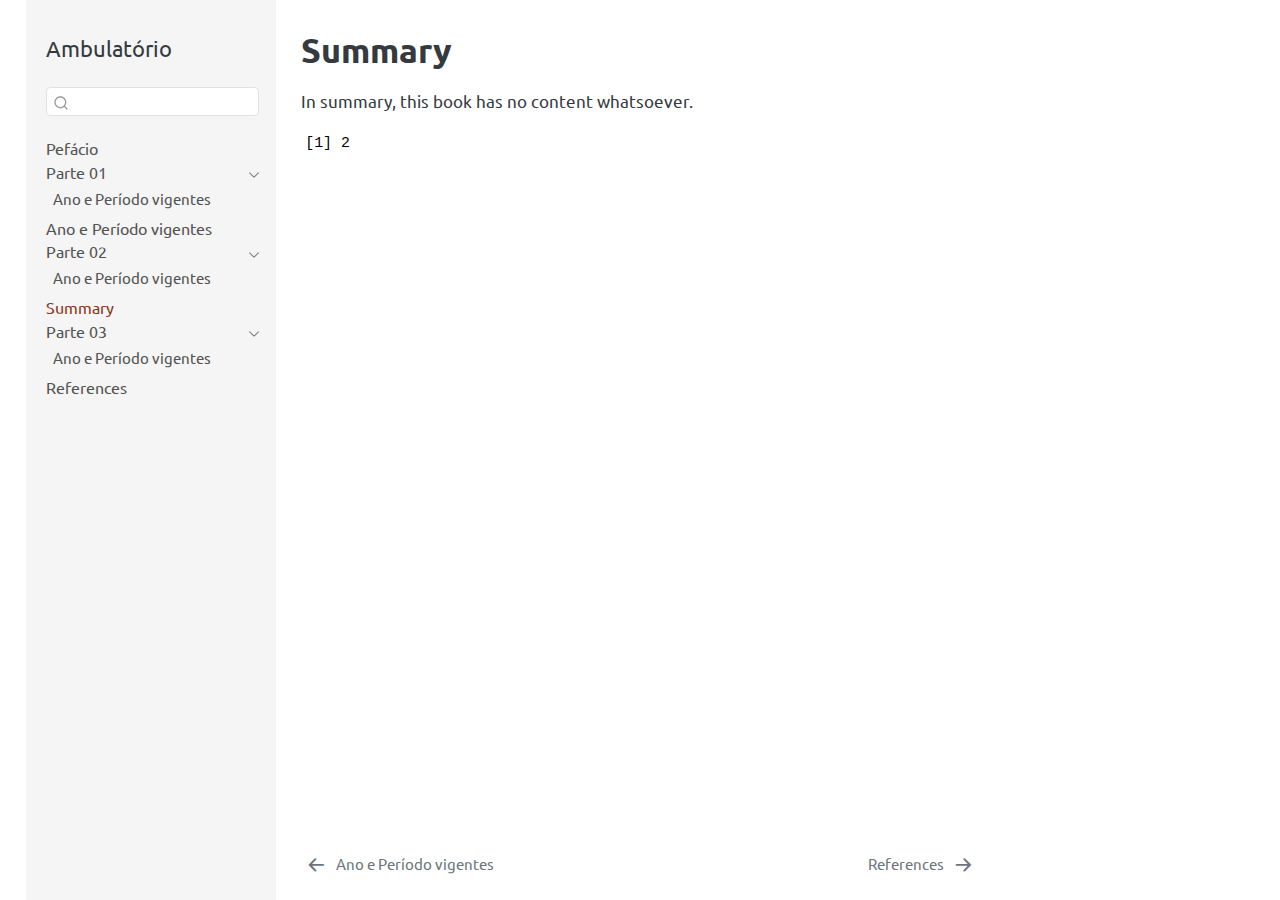
<file: _book/summary.html>
<!DOCTYPE html>
<html xmlns="http://www.w3.org/1999/xhtml" lang="pt-br" xml:lang="pt-br"><head>

<meta charset="utf-8">
<meta name="generator" content="quarto-1.3.450">

<meta name="viewport" content="width=device-width, initial-scale=1.0, user-scalable=yes">

<meta name="description" content="Solicitante: Dr.&nbsp;Eldom de Medeiros Soares   CRM 17071 | Cirurgia Oncológica">

<title>Ambulatório - Summary</title>
<style>
code{white-space: pre-wrap;}
span.smallcaps{font-variant: small-caps;}
div.columns{display: flex; gap: min(4vw, 1.5em);}
div.column{flex: auto; overflow-x: auto;}
div.hanging-indent{margin-left: 1.5em; text-indent: -1.5em;}
ul.task-list{list-style: none;}
ul.task-list li input[type="checkbox"] {
  width: 0.8em;
  margin: 0 0.8em 0.2em -1em; /* quarto-specific, see https://github.com/quarto-dev/quarto-cli/issues/4556 */ 
  vertical-align: middle;
}
</style>


<script src="site_libs/quarto-nav/quarto-nav.js"></script>
<script src="site_libs/quarto-nav/headroom.min.js"></script>
<script src="site_libs/clipboard/clipboard.min.js"></script>
<script src="site_libs/quarto-search/autocomplete.umd.js"></script>
<script src="site_libs/quarto-search/fuse.min.js"></script>
<script src="site_libs/quarto-search/quarto-search.js"></script>
<meta name="quarto:offset" content="./">
<link href="./references.html" rel="next">
<link href="./intro.html" rel="prev">
<script src="site_libs/quarto-html/quarto.js"></script>
<script src="site_libs/quarto-html/popper.min.js"></script>
<script src="site_libs/quarto-html/tippy.umd.min.js"></script>
<script src="site_libs/quarto-html/anchor.min.js"></script>
<link href="site_libs/quarto-html/tippy.css" rel="stylesheet">
<link href="site_libs/quarto-html/quarto-syntax-highlighting.css" rel="stylesheet" id="quarto-text-highlighting-styles">
<script src="site_libs/bootstrap/bootstrap.min.js"></script>
<link href="site_libs/bootstrap/bootstrap-icons.css" rel="stylesheet">
<link href="site_libs/bootstrap/bootstrap.min.css" rel="stylesheet" id="quarto-bootstrap" data-mode="light">
<script id="quarto-search-options" type="application/json">{
  "location": "sidebar",
  "copy-button": false,
  "collapse-after": 3,
  "panel-placement": "start",
  "type": "textbox",
  "limit": 20,
  "language": {
    "search-no-results-text": "Nenhum resultado",
    "search-matching-documents-text": "documentos correspondentes",
    "search-copy-link-title": "Copiar link para a busca",
    "search-hide-matches-text": "Esconder correspondências adicionais",
    "search-more-match-text": "mais correspondência neste documento",
    "search-more-matches-text": "mais correspondências neste documento",
    "search-clear-button-title": "Limpar",
    "search-detached-cancel-button-title": "Cancelar",
    "search-submit-button-title": "Enviar",
    "search-label": "Procurar"
  }
}</script>


</head>

<body class="nav-sidebar floating">

<div id="quarto-search-results"></div>
  <header id="quarto-header" class="headroom fixed-top">
  <nav class="quarto-secondary-nav">
    <div class="container-fluid d-flex">
      <button type="button" class="quarto-btn-toggle btn" data-bs-toggle="collapse" data-bs-target="#quarto-sidebar,#quarto-sidebar-glass" aria-controls="quarto-sidebar" aria-expanded="false" aria-label="Alternar barra lateral" onclick="if (window.quartoToggleHeadroom) { window.quartoToggleHeadroom(); }">
        <i class="bi bi-layout-text-sidebar-reverse"></i>
      </button>
      <nav class="quarto-page-breadcrumbs" aria-label="breadcrumb"><ol class="breadcrumb"><li class="breadcrumb-item"><a href="./summary.html">Summary</a></li></ol></nav>
      <a class="flex-grow-1" role="button" data-bs-toggle="collapse" data-bs-target="#quarto-sidebar,#quarto-sidebar-glass" aria-controls="quarto-sidebar" aria-expanded="false" aria-label="Alternar barra lateral" onclick="if (window.quartoToggleHeadroom) { window.quartoToggleHeadroom(); }">      
      </a>
      <button type="button" class="btn quarto-search-button" aria-label="" onclick="window.quartoOpenSearch();">
        <i class="bi bi-search"></i>
      </button>
    </div>
  </nav>
</header>
<!-- content -->
<div id="quarto-content" class="quarto-container page-columns page-rows-contents page-layout-article">
<!-- sidebar -->
  <nav id="quarto-sidebar" class="sidebar collapse collapse-horizontal sidebar-navigation floating overflow-auto">
    <div class="pt-lg-2 mt-2 text-left sidebar-header">
    <div class="sidebar-title mb-0 py-0">
      <a href="./">Ambulatório</a> 
    </div>
      </div>
        <div class="mt-2 flex-shrink-0 align-items-center">
        <div class="sidebar-search">
        <div id="quarto-search" class="" title="Procurar"></div>
        </div>
        </div>
    <div class="sidebar-menu-container"> 
    <ul class="list-unstyled mt-1">
        <li class="sidebar-item">
  <div class="sidebar-item-container"> 
  <a href="./index.html" class="sidebar-item-text sidebar-link">
 <span class="menu-text">Pefácio</span></a>
  </div>
</li>
        <li class="sidebar-item sidebar-item-section">
      <div class="sidebar-item-container"> 
            <a class="sidebar-item-text sidebar-link text-start" data-bs-toggle="collapse" data-bs-target="#quarto-sidebar-section-1" aria-expanded="true">
 <span class="menu-text">Parte 01</span></a>
          <a class="sidebar-item-toggle text-start" data-bs-toggle="collapse" data-bs-target="#quarto-sidebar-section-1" aria-expanded="true" aria-label="Alternar seção">
            <i class="bi bi-chevron-right ms-2"></i>
          </a> 
      </div>
      <ul id="quarto-sidebar-section-1" class="collapse list-unstyled sidebar-section depth1 show">  
          <li class="sidebar-item">
  <div class="sidebar-item-container"> 
  <a href="./intro.html" class="sidebar-item-text sidebar-link">
 <span class="menu-text">Ano e Período vigentes</span></a>
  </div>
</li>
      </ul>
  </li>
        <li class="sidebar-item">
  <div class="sidebar-item-container"> 
  <a href="./intro.html" class="sidebar-item-text sidebar-link">
 <span class="menu-text">Ano e Período vigentes</span></a>
  </div>
</li>
        <li class="sidebar-item sidebar-item-section">
      <div class="sidebar-item-container"> 
            <a class="sidebar-item-text sidebar-link text-start" data-bs-toggle="collapse" data-bs-target="#quarto-sidebar-section-2" aria-expanded="true">
 <span class="menu-text">Parte 02</span></a>
          <a class="sidebar-item-toggle text-start" data-bs-toggle="collapse" data-bs-target="#quarto-sidebar-section-2" aria-expanded="true" aria-label="Alternar seção">
            <i class="bi bi-chevron-right ms-2"></i>
          </a> 
      </div>
      <ul id="quarto-sidebar-section-2" class="collapse list-unstyled sidebar-section depth1 show">  
          <li class="sidebar-item">
  <div class="sidebar-item-container"> 
  <a href="./intro.html" class="sidebar-item-text sidebar-link">
 <span class="menu-text">Ano e Período vigentes</span></a>
  </div>
</li>
      </ul>
  </li>
        <li class="sidebar-item">
  <div class="sidebar-item-container"> 
  <a href="./summary.html" class="sidebar-item-text sidebar-link active">
 <span class="menu-text">Summary</span></a>
  </div>
</li>
        <li class="sidebar-item sidebar-item-section">
      <div class="sidebar-item-container"> 
            <a class="sidebar-item-text sidebar-link text-start" data-bs-toggle="collapse" data-bs-target="#quarto-sidebar-section-3" aria-expanded="true">
 <span class="menu-text">Parte 03</span></a>
          <a class="sidebar-item-toggle text-start" data-bs-toggle="collapse" data-bs-target="#quarto-sidebar-section-3" aria-expanded="true" aria-label="Alternar seção">
            <i class="bi bi-chevron-right ms-2"></i>
          </a> 
      </div>
      <ul id="quarto-sidebar-section-3" class="collapse list-unstyled sidebar-section depth1 show">  
          <li class="sidebar-item">
  <div class="sidebar-item-container"> 
  <a href="./intro.html" class="sidebar-item-text sidebar-link">
 <span class="menu-text">Ano e Período vigentes</span></a>
  </div>
</li>
      </ul>
  </li>
        <li class="sidebar-item">
  <div class="sidebar-item-container"> 
  <a href="./references.html" class="sidebar-item-text sidebar-link">
 <span class="menu-text">References</span></a>
  </div>
</li>
    </ul>
    </div>
</nav>
<div id="quarto-sidebar-glass" data-bs-toggle="collapse" data-bs-target="#quarto-sidebar,#quarto-sidebar-glass"></div>
<!-- margin-sidebar -->
    <div id="quarto-margin-sidebar" class="sidebar margin-sidebar">
        
    </div>
<!-- main -->
<main class="content" id="quarto-document-content">

<header id="title-block-header" class="quarto-title-block default">
<div class="quarto-title">
<h1 class="title">Summary</h1>
</div>



<div class="quarto-title-meta">

    
  
    
  </div>
  

</header>

<p>In summary, this book has no content whatsoever.</p>
<div class="cell">
<div class="cell-output cell-output-stdout">
<pre><code>[1] 2</code></pre>
</div>
</div>



</main> <!-- /main -->
<script id="quarto-html-after-body" type="application/javascript">
window.document.addEventListener("DOMContentLoaded", function (event) {
  const toggleBodyColorMode = (bsSheetEl) => {
    const mode = bsSheetEl.getAttribute("data-mode");
    const bodyEl = window.document.querySelector("body");
    if (mode === "dark") {
      bodyEl.classList.add("quarto-dark");
      bodyEl.classList.remove("quarto-light");
    } else {
      bodyEl.classList.add("quarto-light");
      bodyEl.classList.remove("quarto-dark");
    }
  }
  const toggleBodyColorPrimary = () => {
    const bsSheetEl = window.document.querySelector("link#quarto-bootstrap");
    if (bsSheetEl) {
      toggleBodyColorMode(bsSheetEl);
    }
  }
  toggleBodyColorPrimary();  
  const icon = "";
  const anchorJS = new window.AnchorJS();
  anchorJS.options = {
    placement: 'right',
    icon: icon
  };
  anchorJS.add('.anchored');
  const isCodeAnnotation = (el) => {
    for (const clz of el.classList) {
      if (clz.startsWith('code-annotation-')) {                     
        return true;
      }
    }
    return false;
  }
  const clipboard = new window.ClipboardJS('.code-copy-button', {
    text: function(trigger) {
      const codeEl = trigger.previousElementSibling.cloneNode(true);
      for (const childEl of codeEl.children) {
        if (isCodeAnnotation(childEl)) {
          childEl.remove();
        }
      }
      return codeEl.innerText;
    }
  });
  clipboard.on('success', function(e) {
    // button target
    const button = e.trigger;
    // don't keep focus
    button.blur();
    // flash "checked"
    button.classList.add('code-copy-button-checked');
    var currentTitle = button.getAttribute("title");
    button.setAttribute("title", "Copiada");
    let tooltip;
    if (window.bootstrap) {
      button.setAttribute("data-bs-toggle", "tooltip");
      button.setAttribute("data-bs-placement", "left");
      button.setAttribute("data-bs-title", "Copiada");
      tooltip = new bootstrap.Tooltip(button, 
        { trigger: "manual", 
          customClass: "code-copy-button-tooltip",
          offset: [0, -8]});
      tooltip.show();    
    }
    setTimeout(function() {
      if (tooltip) {
        tooltip.hide();
        button.removeAttribute("data-bs-title");
        button.removeAttribute("data-bs-toggle");
        button.removeAttribute("data-bs-placement");
      }
      button.setAttribute("title", currentTitle);
      button.classList.remove('code-copy-button-checked');
    }, 1000);
    // clear code selection
    e.clearSelection();
  });
  function tippyHover(el, contentFn) {
    const config = {
      allowHTML: true,
      content: contentFn,
      maxWidth: 500,
      delay: 100,
      arrow: false,
      appendTo: function(el) {
          return el.parentElement;
      },
      interactive: true,
      interactiveBorder: 10,
      theme: 'quarto',
      placement: 'bottom-start'
    };
    window.tippy(el, config); 
  }
  const noterefs = window.document.querySelectorAll('a[role="doc-noteref"]');
  for (var i=0; i<noterefs.length; i++) {
    const ref = noterefs[i];
    tippyHover(ref, function() {
      // use id or data attribute instead here
      let href = ref.getAttribute('data-footnote-href') || ref.getAttribute('href');
      try { href = new URL(href).hash; } catch {}
      const id = href.replace(/^#\/?/, "");
      const note = window.document.getElementById(id);
      return note.innerHTML;
    });
  }
      let selectedAnnoteEl;
      const selectorForAnnotation = ( cell, annotation) => {
        let cellAttr = 'data-code-cell="' + cell + '"';
        let lineAttr = 'data-code-annotation="' +  annotation + '"';
        const selector = 'span[' + cellAttr + '][' + lineAttr + ']';
        return selector;
      }
      const selectCodeLines = (annoteEl) => {
        const doc = window.document;
        const targetCell = annoteEl.getAttribute("data-target-cell");
        const targetAnnotation = annoteEl.getAttribute("data-target-annotation");
        const annoteSpan = window.document.querySelector(selectorForAnnotation(targetCell, targetAnnotation));
        const lines = annoteSpan.getAttribute("data-code-lines").split(",");
        const lineIds = lines.map((line) => {
          return targetCell + "-" + line;
        })
        let top = null;
        let height = null;
        let parent = null;
        if (lineIds.length > 0) {
            //compute the position of the single el (top and bottom and make a div)
            const el = window.document.getElementById(lineIds[0]);
            top = el.offsetTop;
            height = el.offsetHeight;
            parent = el.parentElement.parentElement;
          if (lineIds.length > 1) {
            const lastEl = window.document.getElementById(lineIds[lineIds.length - 1]);
            const bottom = lastEl.offsetTop + lastEl.offsetHeight;
            height = bottom - top;
          }
          if (top !== null && height !== null && parent !== null) {
            // cook up a div (if necessary) and position it 
            let div = window.document.getElementById("code-annotation-line-highlight");
            if (div === null) {
              div = window.document.createElement("div");
              div.setAttribute("id", "code-annotation-line-highlight");
              div.style.position = 'absolute';
              parent.appendChild(div);
            }
            div.style.top = top - 2 + "px";
            div.style.height = height + 4 + "px";
            let gutterDiv = window.document.getElementById("code-annotation-line-highlight-gutter");
            if (gutterDiv === null) {
              gutterDiv = window.document.createElement("div");
              gutterDiv.setAttribute("id", "code-annotation-line-highlight-gutter");
              gutterDiv.style.position = 'absolute';
              const codeCell = window.document.getElementById(targetCell);
              const gutter = codeCell.querySelector('.code-annotation-gutter');
              gutter.appendChild(gutterDiv);
            }
            gutterDiv.style.top = top - 2 + "px";
            gutterDiv.style.height = height + 4 + "px";
          }
          selectedAnnoteEl = annoteEl;
        }
      };
      const unselectCodeLines = () => {
        const elementsIds = ["code-annotation-line-highlight", "code-annotation-line-highlight-gutter"];
        elementsIds.forEach((elId) => {
          const div = window.document.getElementById(elId);
          if (div) {
            div.remove();
          }
        });
        selectedAnnoteEl = undefined;
      };
      // Attach click handler to the DT
      const annoteDls = window.document.querySelectorAll('dt[data-target-cell]');
      for (const annoteDlNode of annoteDls) {
        annoteDlNode.addEventListener('click', (event) => {
          const clickedEl = event.target;
          if (clickedEl !== selectedAnnoteEl) {
            unselectCodeLines();
            const activeEl = window.document.querySelector('dt[data-target-cell].code-annotation-active');
            if (activeEl) {
              activeEl.classList.remove('code-annotation-active');
            }
            selectCodeLines(clickedEl);
            clickedEl.classList.add('code-annotation-active');
          } else {
            // Unselect the line
            unselectCodeLines();
            clickedEl.classList.remove('code-annotation-active');
          }
        });
      }
  const findCites = (el) => {
    const parentEl = el.parentElement;
    if (parentEl) {
      const cites = parentEl.dataset.cites;
      if (cites) {
        return {
          el,
          cites: cites.split(' ')
        };
      } else {
        return findCites(el.parentElement)
      }
    } else {
      return undefined;
    }
  };
  var bibliorefs = window.document.querySelectorAll('a[role="doc-biblioref"]');
  for (var i=0; i<bibliorefs.length; i++) {
    const ref = bibliorefs[i];
    const citeInfo = findCites(ref);
    if (citeInfo) {
      tippyHover(citeInfo.el, function() {
        var popup = window.document.createElement('div');
        citeInfo.cites.forEach(function(cite) {
          var citeDiv = window.document.createElement('div');
          citeDiv.classList.add('hanging-indent');
          citeDiv.classList.add('csl-entry');
          var biblioDiv = window.document.getElementById('ref-' + cite);
          if (biblioDiv) {
            citeDiv.innerHTML = biblioDiv.innerHTML;
          }
          popup.appendChild(citeDiv);
        });
        return popup.innerHTML;
      });
    }
  }
});
</script>
<nav class="page-navigation">
  <div class="nav-page nav-page-previous">
      <a href="./intro.html" class="pagination-link">
        <i class="bi bi-arrow-left-short"></i> <span class="nav-page-text">Ano e Período vigentes</span>
      </a>          
  </div>
  <div class="nav-page nav-page-next">
      <a href="./references.html" class="pagination-link">
        <span class="nav-page-text">References</span> <i class="bi bi-arrow-right-short"></i>
      </a>
  </div>
</nav>
</div> <!-- /content -->



</body></html>
</file>
<file: _book/site_libs/quarto-html/tippy.css>
.tippy-box[data-animation=fade][data-state=hidden]{opacity:0}[data-tippy-root]{max-width:calc(100vw - 10px)}.tippy-box{position:relative;background-color:#333;color:#fff;border-radius:4px;font-size:14px;line-height:1.4;white-space:normal;outline:0;transition-property:transform,visibility,opacity}.tippy-box[data-placement^=top]>.tippy-arrow{bottom:0}.tippy-box[data-placement^=top]>.tippy-arrow:before{bottom:-7px;left:0;border-width:8px 8px 0;border-top-color:initial;transform-origin:center top}.tippy-box[data-placement^=bottom]>.tippy-arrow{top:0}.tippy-box[data-placement^=bottom]>.tippy-arrow:before{top:-7px;left:0;border-width:0 8px 8px;border-bottom-color:initial;transform-origin:center bottom}.tippy-box[data-placement^=left]>.tippy-arrow{right:0}.tippy-box[data-placement^=left]>.tippy-arrow:before{border-width:8px 0 8px 8px;border-left-color:initial;right:-7px;transform-origin:center left}.tippy-box[data-placement^=right]>.tippy-arrow{left:0}.tippy-box[data-placement^=right]>.tippy-arrow:before{left:-7px;border-width:8px 8px 8px 0;border-right-color:initial;transform-origin:center right}.tippy-box[data-inertia][data-state=visible]{transition-timing-function:cubic-bezier(.54,1.5,.38,1.11)}.tippy-arrow{width:16px;height:16px;color:#333}.tippy-arrow:before{content:"";position:absolute;border-color:transparent;border-style:solid}.tippy-content{position:relative;padding:5px 9px;z-index:1}
</file>
<file: _book/site_libs/quarto-html/quarto-syntax-highlighting.css>
/* quarto syntax highlight colors */
:root {
  --quarto-hl-ot-color: #003B4F;
  --quarto-hl-at-color: #657422;
  --quarto-hl-ss-color: #20794D;
  --quarto-hl-an-color: #5E5E5E;
  --quarto-hl-fu-color: #4758AB;
  --quarto-hl-st-color: #20794D;
  --quarto-hl-cf-color: #003B4F;
  --quarto-hl-op-color: #5E5E5E;
  --quarto-hl-er-color: #AD0000;
  --quarto-hl-bn-color: #AD0000;
  --quarto-hl-al-color: #AD0000;
  --quarto-hl-va-color: #111111;
  --quarto-hl-bu-color: inherit;
  --quarto-hl-ex-color: inherit;
  --quarto-hl-pp-color: #AD0000;
  --quarto-hl-in-color: #5E5E5E;
  --quarto-hl-vs-color: #20794D;
  --quarto-hl-wa-color: #5E5E5E;
  --quarto-hl-do-color: #5E5E5E;
  --quarto-hl-im-color: #00769E;
  --quarto-hl-ch-color: #20794D;
  --quarto-hl-dt-color: #AD0000;
  --quarto-hl-fl-color: #AD0000;
  --quarto-hl-co-color: #5E5E5E;
  --quarto-hl-cv-color: #5E5E5E;
  --quarto-hl-cn-color: #8f5902;
  --quarto-hl-sc-color: #5E5E5E;
  --quarto-hl-dv-color: #AD0000;
  --quarto-hl-kw-color: #003B4F;
}

/* other quarto variables */
:root {
  --quarto-font-monospace: SFMono-Regular, Menlo, Monaco, Consolas, "Liberation Mono", "Courier New", monospace;
}

pre > code.sourceCode > span {
  color: #003B4F;
}

code span {
  color: #003B4F;
}

code.sourceCode > span {
  color: #003B4F;
}

div.sourceCode,
div.sourceCode pre.sourceCode {
  color: #003B4F;
}

code span.ot {
  color: #003B4F;
  font-style: inherit;
}

code span.at {
  color: #657422;
  font-style: inherit;
}

code span.ss {
  color: #20794D;
  font-style: inherit;
}

code span.an {
  color: #5E5E5E;
  font-style: inherit;
}

code span.fu {
  color: #4758AB;
  font-style: inherit;
}

code span.st {
  color: #20794D;
  font-style: inherit;
}

code span.cf {
  color: #003B4F;
  font-weight: bold;
  font-style: inherit;
}

code span.op {
  color: #5E5E5E;
  font-style: inherit;
}

code span.er {
  color: #AD0000;
  font-style: inherit;
}

code span.bn {
  color: #AD0000;
  font-style: inherit;
}

code span.al {
  color: #AD0000;
  font-style: inherit;
}

code span.va {
  color: #111111;
  font-style: inherit;
}

code span.bu {
  font-style: inherit;
}

code span.ex {
  font-style: inherit;
}

code span.pp {
  color: #AD0000;
  font-style: inherit;
}

code span.in {
  color: #5E5E5E;
  font-style: inherit;
}

code span.vs {
  color: #20794D;
  font-style: inherit;
}

code span.wa {
  color: #5E5E5E;
  font-style: italic;
}

code span.do {
  color: #5E5E5E;
  font-style: italic;
}

code span.im {
  color: #00769E;
  font-style: inherit;
}

code span.ch {
  color: #20794D;
  font-style: inherit;
}

code span.dt {
  color: #AD0000;
  font-style: inherit;
}

code span.fl {
  color: #AD0000;
  font-style: inherit;
}

code span.co {
  color: #5E5E5E;
  font-style: inherit;
}

code span.cv {
  color: #5E5E5E;
  font-style: italic;
}

code span.cn {
  color: #8f5902;
  font-style: inherit;
}

code span.sc {
  color: #5E5E5E;
  font-style: inherit;
}

code span.dv {
  color: #AD0000;
  font-style: inherit;
}

code span.kw {
  color: #003B4F;
  font-weight: bold;
  font-style: inherit;
}

.prevent-inlining {
  content: "</";
}

/*# sourceMappingURL=debc5d5d77c3f9108843748ff7464032.css.map */
</file>
<file: _book/style.css>
.nav-tabs .nav-link.active, .nav-tabs .nav-item.show .nav-link {
    color: #495057;
    background-color: #f3cdcd;
    border-color: #dee2e6 #dee2e6 #fff;
}
</file>
<file: _book/site_libs/lightable-0.0.1/lightable.css>
/*!
 * lightable v0.0.1
 * Copyright 2020 Hao Zhu
 * Licensed under MIT (https://github.com/haozhu233/kableExtra/blob/master/LICENSE)
 */

.lightable-minimal {
  border-collapse: separate;
  border-spacing: 16px 1px;
  width: 100%;
  margin-bottom: 10px;
}

.lightable-minimal td {
  margin-left: 5px;
  margin-right: 5px;
}

.lightable-minimal th {
  margin-left: 5px;
  margin-right: 5px;
}

.lightable-minimal thead tr:last-child th {
  border-bottom: 2px solid #00000050;
  empty-cells: hide;

}

.lightable-minimal tbody tr:first-child td {
  padding-top: 0.5em;
}

.lightable-minimal.lightable-hover tbody tr:hover {
  background-color: #f5f5f5;
}

.lightable-minimal.lightable-striped tbody tr:nth-child(even) {
  background-color: #f5f5f5;
}

.lightable-classic {
  border-top: 0.16em solid #111111;
  border-bottom: 0.16em solid #111111;
  width: 100%;
  margin-bottom: 10px;
  margin: 10px 5px;
}

.lightable-classic tfoot tr td {
  border: 0;
}

.lightable-classic tfoot tr:first-child td {
  border-top: 0.14em solid #111111;
}

.lightable-classic caption {
  color: #222222;
}

.lightable-classic td {
  padding-left: 5px;
  padding-right: 5px;
  color: #222222;
}

.lightable-classic th {
  padding-left: 5px;
  padding-right: 5px;
  font-weight: normal;
  color: #222222;
}

.lightable-classic thead tr:last-child th {
  border-bottom: 0.10em solid #111111;
}

.lightable-classic.lightable-hover tbody tr:hover {
  background-color: #F9EEC1;
}

.lightable-classic.lightable-striped tbody tr:nth-child(even) {
  background-color: #f5f5f5;
}

.lightable-classic-2 {
  border-top: 3px double #111111;
  border-bottom: 3px double #111111;
  width: 100%;
  margin-bottom: 10px;
}

.lightable-classic-2 tfoot tr td {
  border: 0;
}

.lightable-classic-2 tfoot tr:first-child td {
  border-top: 3px double #111111;
}

.lightable-classic-2 caption {
  color: #222222;
}

.lightable-classic-2 td {
  padding-left: 5px;
  padding-right: 5px;
  color: #222222;
}

.lightable-classic-2 th {
  padding-left: 5px;
  padding-right: 5px;
  font-weight: normal;
  color: #222222;
}

.lightable-classic-2 tbody tr:last-child td {
  border-bottom: 3px double #111111;
}

.lightable-classic-2 thead tr:last-child th {
  border-bottom: 1px solid #111111;
}

.lightable-classic-2.lightable-hover tbody tr:hover {
  background-color: #F9EEC1;
}

.lightable-classic-2.lightable-striped tbody tr:nth-child(even) {
  background-color: #f5f5f5;
}

.lightable-material {
  min-width: 100%;
  white-space: nowrap;
  table-layout: fixed;
  font-family: Roboto, sans-serif;
  border: 1px solid #EEE;
  border-collapse: collapse;
  margin-bottom: 10px;
}

.lightable-material tfoot tr td {
  border: 0;
}

.lightable-material tfoot tr:first-child td {
  border-top: 1px solid #EEE;
}

.lightable-material th {
  height: 56px;
  padding-left: 16px;
  padding-right: 16px;
}

.lightable-material td {
  height: 52px;
  padding-left: 16px;
  padding-right: 16px;
  border-top: 1px solid #eeeeee;
}

.lightable-material.lightable-hover tbody tr:hover {
  background-color: #f5f5f5;
}

.lightable-material.lightable-striped tbody tr:nth-child(even) {
  background-color: #f5f5f5;
}

.lightable-material.lightable-striped tbody td {
  border: 0;
}

.lightable-material.lightable-striped thead tr:last-child th {
  border-bottom: 1px solid #ddd;
}

.lightable-material-dark {
  min-width: 100%;
  white-space: nowrap;
  table-layout: fixed;
  font-family: Roboto, sans-serif;
  border: 1px solid #FFFFFF12;
  border-collapse: collapse;
  margin-bottom: 10px;
  background-color: #363640;
}

.lightable-material-dark tfoot tr td {
  border: 0;
}

.lightable-material-dark tfoot tr:first-child td {
  border-top: 1px solid #FFFFFF12;
}

.lightable-material-dark th {
  height: 56px;
  padding-left: 16px;
  padding-right: 16px;
  color: #FFFFFF60;
}

.lightable-material-dark td {
  height: 52px;
  padding-left: 16px;
  padding-right: 16px;
  color: #FFFFFF;
  border-top: 1px solid #FFFFFF12;
}

.lightable-material-dark.lightable-hover tbody tr:hover {
  background-color: #FFFFFF12;
}

.lightable-material-dark.lightable-striped tbody tr:nth-child(even) {
  background-color: #FFFFFF12;
}

.lightable-material-dark.lightable-striped tbody td {
  border: 0;
}

.lightable-material-dark.lightable-striped thead tr:last-child th {
  border-bottom: 1px solid #FFFFFF12;
}

.lightable-paper {
  width: 100%;
  margin-bottom: 10px;
  color: #444;
}

.lightable-paper tfoot tr td {
  border: 0;
}

.lightable-paper tfoot tr:first-child td {
  border-top: 1px solid #00000020;
}

.lightable-paper thead tr:last-child th {
  color: #666;
  vertical-align: bottom;
  border-bottom: 1px solid #00000020;
  line-height: 1.15em;
  padding: 10px 5px;
}

.lightable-paper td {
  vertical-align: middle;
  border-bottom: 1px solid #00000010;
  line-height: 1.15em;
  padding: 7px 5px;
}

.lightable-paper.lightable-hover tbody tr:hover {
  background-color: #F9EEC1;
}

.lightable-paper.lightable-striped tbody tr:nth-child(even) {
  background-color: #00000008;
}

.lightable-paper.lightable-striped tbody td {
  border: 0;
}
</file>
<file: _book/site_libs/htmltools-fill-0.5.8.1/fill.css>
@layer htmltools {
  .html-fill-container {
    display: flex;
    flex-direction: column;
    /* Prevent the container from expanding vertically or horizontally beyond its
    parent's constraints. */
    min-height: 0;
    min-width: 0;
  }
  .html-fill-container > .html-fill-item {
    /* Fill items can grow and shrink freely within
    available vertical space in fillable container */
    flex: 1 1 auto;
    min-height: 0;
    min-width: 0;
  }
  .html-fill-container > :not(.html-fill-item) {
    /* Prevent shrinking or growing of non-fill items */
    flex: 0 0 auto;
  }
}
</file>
